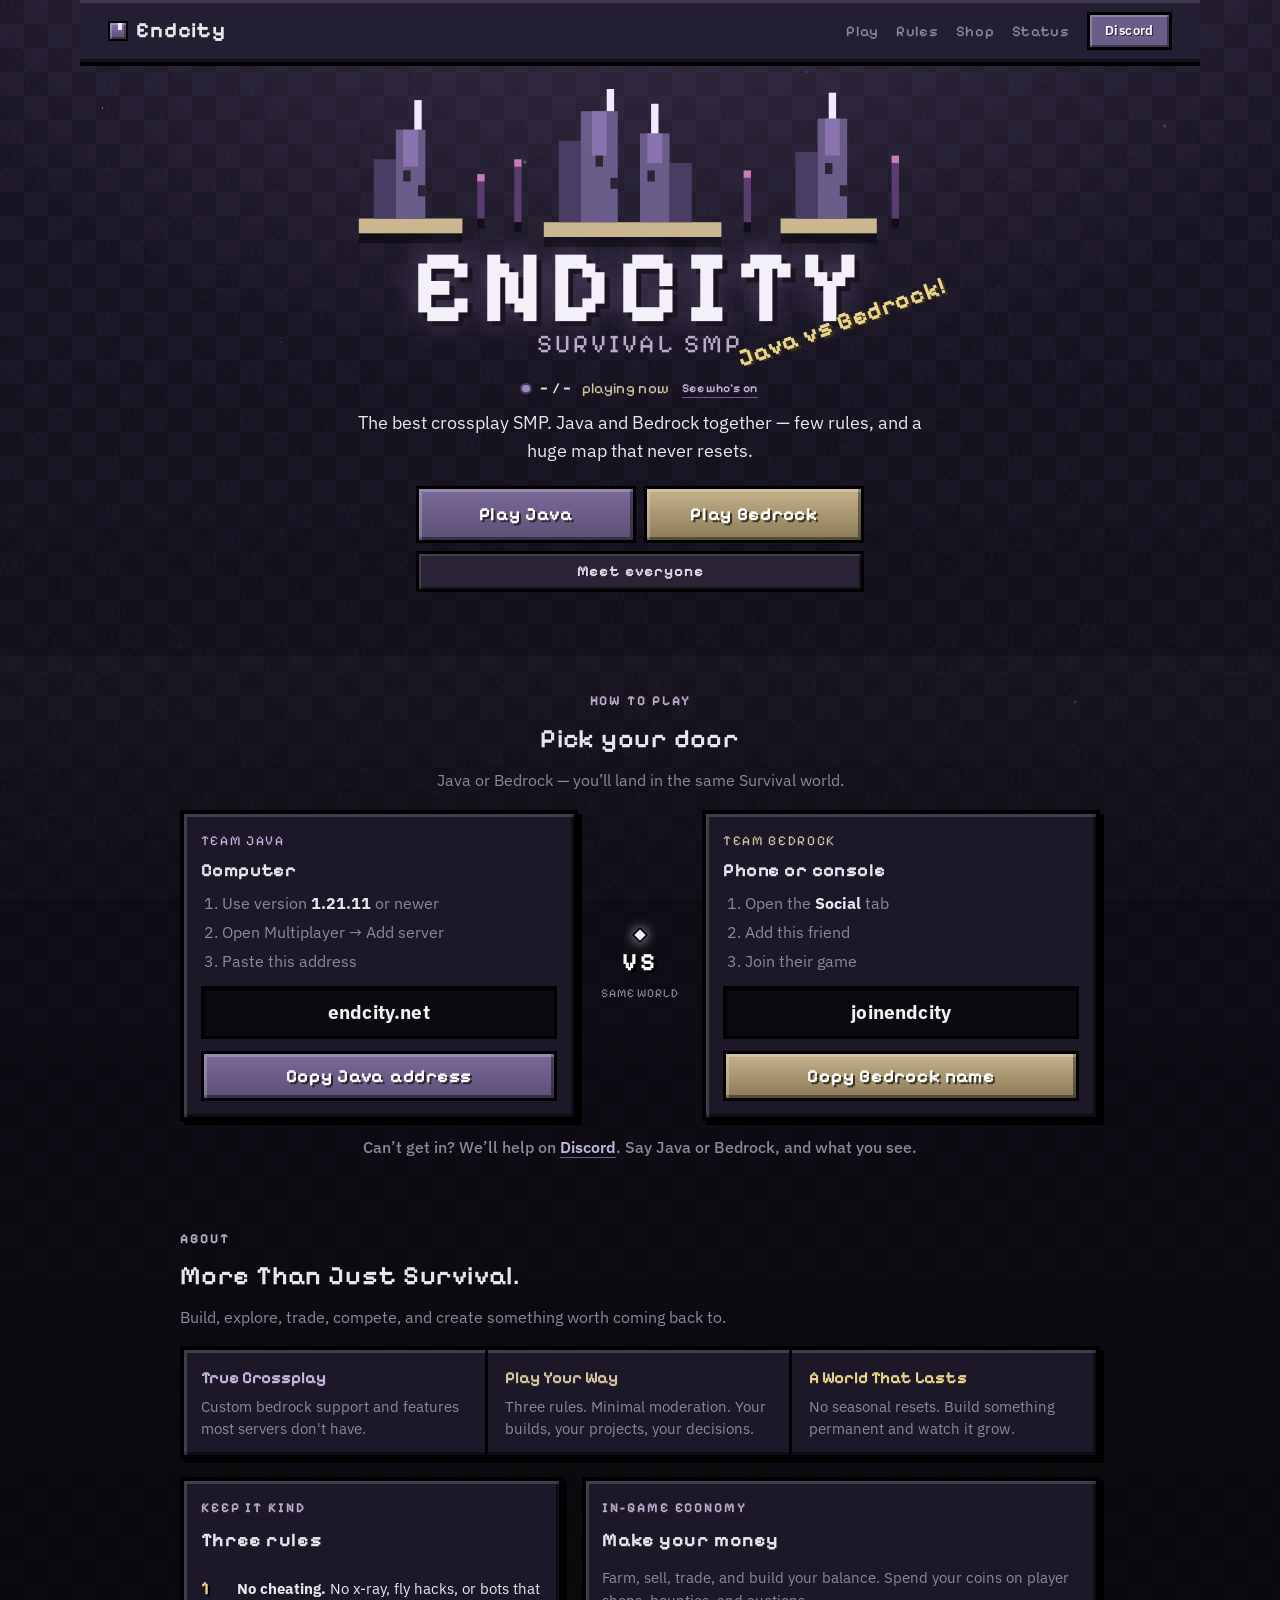
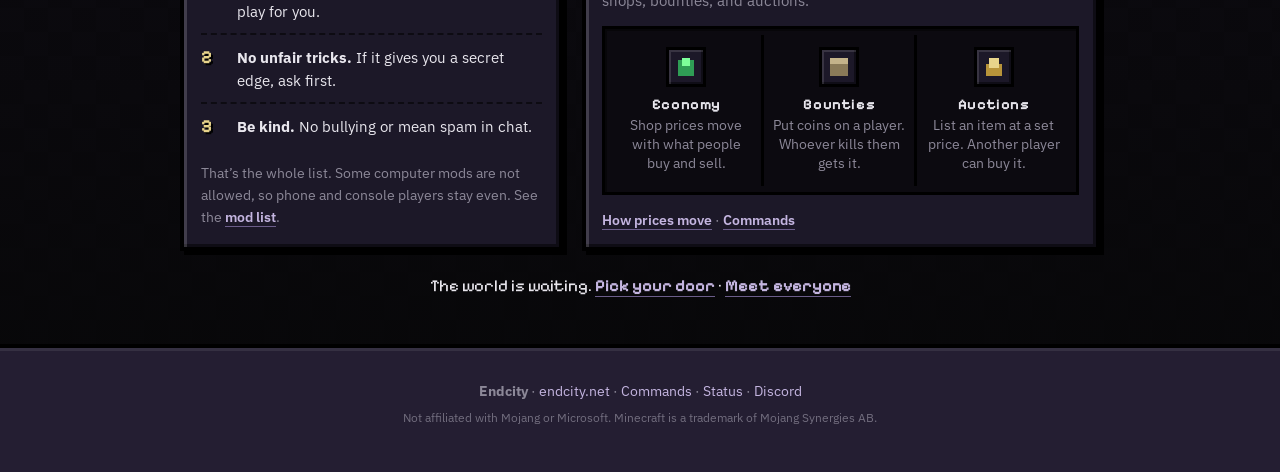
<file: index.html>
<!DOCTYPE html>
<html lang="en">
<head>
  <meta charset="UTF-8" />
  <meta name="viewport" content="width=device-width, initial-scale=1" />
  <meta name="description" content="Endcity — a Survival Minecraft SMP. Java and Bedrock on one regular world, few rules, a huge map, and we never reset. Play at endcity.net." />
  <meta name="theme-color" content="#241e32" />
  <meta name="color-scheme" content="dark" />
  <link rel="canonical" href="https://endcity.net/" />
  <link rel="icon" href="favicon.svg" type="image/svg+xml" />
  <meta property="og:type" content="website" />
  <meta property="og:locale" content="en_US" />
  <meta property="og:url" content="https://endcity.net/" />
  <meta property="og:title" content="Endcity — Survival SMP" />
  <meta property="og:description" content="Java and Bedrock on one regular Survival world. Few rules, a huge map, and we never reset. Play at endcity.net." />
  <meta name="twitter:card" content="summary" />
  <meta name="twitter:title" content="Endcity — Survival SMP" />
  <meta name="twitter:description" content="Java and Bedrock on one regular Survival world. Few rules, a huge map, and we never reset. Play at endcity.net." />
  <title>Endcity — Survival SMP</title>
  <link rel="preconnect" href="https://fonts.googleapis.com" />
  <link rel="preconnect" href="https://fonts.gstatic.com" crossorigin />
  <link href="https://fonts.googleapis.com/css2?family=IBM+Plex+Sans:ital,wght@0,400;0,500;0,600;0,700;1,400&family=Pixelify+Sans:wght@400;500;600;700&display=swap" rel="stylesheet" />
  <link rel="stylesheet" href="styles.css" />
  <link rel="stylesheet" href="home.css" />
</head>
<body class="page-home">
  <a class="skip-link" href="#top">Skip to content</a>
  <div class="noise" aria-hidden="true"></div>
  <div class="void-stars" aria-hidden="true"></div>
  <header class="site-header">
    <a class="logo" href="#top"><span class="logo-mark" aria-hidden="true"></span>Endcity</a>
    <nav class="nav" aria-label="Primary">
      <a href="#join">Play</a>
      <a href="#rules">Rules</a>
      <a href="#economy">Shop</a>
      <a href="/status">Status</a>
      <a class="nav-cta" href="https://discord.gg/Z5sZx9cjsC" data-discord-invite target="_blank" rel="noopener noreferrer">Discord</a>
    </nav>
    <button type="button" class="nav-toggle" aria-expanded="false" aria-controls="nav-panel" aria-label="Open menu">
      <span></span><span></span><span></span>
    </button>
  </header>
  <div id="nav-panel" class="nav-panel" hidden>
    <div class="nav-panel-group">
      <a href="#join">Play</a>
      <a href="#rules">Rules</a>
      <a href="#economy">Shop</a>
      <a href="/status">Status</a>
      <a href="commands.html">Commands</a>
      <a class="nav-cta nav-cta--panel" href="https://discord.gg/Z5sZx9cjsC" data-discord-invite target="_blank" rel="noopener noreferrer">Discord</a>
    </div>
  </div>

  <main id="top">
    <section class="hero-section end-hero" aria-labelledby="intro-heading">
      <div class="end-banner" aria-hidden="true">
        <svg class="end-banner-art" viewBox="0 0 320 80" xmlns="http://www.w3.org/2000/svg" preserveAspectRatio="xMidYMax meet" focusable="false">
          <g fill="#cbb892">
            <rect x="8" y="70" width="56" height="8"/>
            <rect x="108" y="72" width="96" height="8"/>
            <rect x="236" y="70" width="52" height="8"/>
          </g>
          <g fill="#4a3d63">
            <rect x="16" y="38" width="12" height="32"/>
            <rect x="116" y="28" width="12" height="44"/>
            <rect x="176" y="40" width="12" height="32"/>
            <rect x="244" y="34" width="12" height="36"/>
          </g>
          <g fill="#6b5d8a">
            <rect x="28" y="22" width="16" height="48"/>
            <rect x="128" y="12" width="20" height="60"/>
            <rect x="160" y="24" width="16" height="48"/>
            <rect x="256" y="16" width="16" height="54"/>
          </g>
          <g fill="#8a74b0">
            <rect x="32" y="22" width="8" height="20"/>
            <rect x="134" y="12" width="8" height="24"/>
            <rect x="164" y="24" width="8" height="16"/>
            <rect x="260" y="16" width="8" height="20"/>
          </g>
          <g fill="#2a2436">
            <rect x="32" y="44" width="4" height="6"/>
            <rect x="40" y="52" width="4" height="6"/>
            <rect x="136" y="36" width="4" height="6"/>
            <rect x="144" y="48" width="4" height="6"/>
            <rect x="164" y="44" width="4" height="6"/>
            <rect x="260" y="40" width="4" height="6"/>
            <rect x="268" y="52" width="4" height="6"/>
          </g>
          <g fill="#f3e9ff">
            <rect x="38" y="6" width="4" height="16"/>
            <rect x="142" y="0" width="4" height="12"/>
            <rect x="166" y="8" width="4" height="16"/>
            <rect x="262" y="2" width="4" height="14"/>
          </g>
          <g fill="#5a3d6e">
            <rect x="72" y="50" width="4" height="20"/>
            <rect x="92" y="42" width="4" height="30"/>
            <rect x="216" y="48" width="4" height="24"/>
            <rect x="296" y="40" width="4" height="30"/>
          </g>
          <g fill="#c77db5">
            <rect x="72" y="46" width="4" height="4"/>
            <rect x="92" y="38" width="4" height="4"/>
            <rect x="216" y="44" width="4" height="4"/>
            <rect x="296" y="36" width="4" height="4"/>
          </g>
        </svg>
      </div>

      <div class="mc-title">
        <div class="mc-title-mark">
          <h1 id="intro-heading" class="intro-title">Endcity</h1>
          <p class="mc-splash">Java vs Bedrock!</p>
        </div>
        <p class="mc-title-sub">Survival SMP</p>
        <p class="hero-playercount" id="hero-playercount" aria-live="polite">
          <span class="hero-playercount__dot" id="hero-playercount-dot" aria-hidden="true"></span>
          <span class="hero-playercount__nums">
            <span id="hero-playercount-online">—</span><span class="hero-playercount__sep" aria-hidden="true"> / </span><span id="hero-playercount-max">—</span>
          </span>
          <span class="hero-playercount__suffix">playing now</span>
          <a class="domain-link hero-playercount__link" href="/status">See who’s on</a>
        </p>
        <p class="hero-deck">The best crossplay SMP. Java and Bedrock together — few rules, and a huge map that never resets.</p>
        <div class="hero-actions hero-actions--primary">
          <a class="btn btn-hero" href="#join-java">Play Java</a>
          <a class="btn btn-hero btn-hero--bedrock" href="#join-bedrock">Play Bedrock</a>
        </div>
        <p class="hero-discord">
          <a class="hero-discord__btn" href="https://discord.gg/Z5sZx9cjsC" data-discord-invite target="_blank" rel="noopener noreferrer">Meet everyone</a>
        </p>
      </div>
    </section>

    <section id="join" class="section section-join play-now" aria-labelledby="join-heading">
      <div class="section-inner">
        <p class="edition-kicker">How to play</p>
        <h2 id="join-heading" class="section-title play-now__title">Pick your door</h2>
        <p class="play-now__lead">Java or Bedrock — you’ll land in the same Survival world.</p>

        <div class="edition-arena">
          <article class="edition-card edition-card--java" id="join-java">
            <p class="edition-card__side">Team Java</p>
            <h3 class="edition-card__title">Computer</h3>
            <ol class="join-steps">
              <li>Use version <strong>1.21.11</strong> or newer</li>
              <li>Open Multiplayer → Add server</li>
              <li>Paste this address</li>
            </ol>
            <p class="join-address" translate="no"><code>endcity.net</code></p>
            <button type="button" class="btn btn-hero copy-btn" data-copy="endcity.net" data-copy-label="Java address" aria-label="Copy Java address">Copy Java address</button>
          </article>

          <div class="edition-vs" aria-hidden="true">
            <span class="edition-vs__gem"></span>
            <span class="edition-vs__label">VS</span>
            <span class="edition-vs__note">same world</span>
          </div>

          <article class="edition-card edition-card--bedrock" id="join-bedrock">
            <p class="edition-card__side">Team Bedrock</p>
            <h3 class="edition-card__title">Phone or console</h3>
            <ol class="join-steps">
              <li>Open the <strong>Social</strong> tab</li>
              <li>Add this friend</li>
              <li>Join their game</li>
            </ol>
            <p class="join-address" translate="no"><code>joinendcity</code></p>
            <button type="button" class="btn btn-hero btn-hero--bedrock copy-btn" data-copy="joinendcity" data-copy-label="Bedrock account" aria-label="Copy Bedrock account name">Copy Bedrock name</button>
          </article>
        </div>

        <p class="edition-together">Can’t get in? We’ll help on <a class="domain-link" href="https://discord.gg/Z5sZx9cjsC" data-discord-invite target="_blank" rel="noopener noreferrer">Discord</a>. Say Java or Bedrock, and what you see.</p>
      </div>
    </section>

    <!-- City board (notes + hang out): hidden for now. Remove hidden on this section to show it again. -->
    <section id="dispatch" class="section section-board" aria-labelledby="community-heading" hidden>
      <div class="section-inner">
        <div class="city-board city-board--hang-only">
          <div class="city-board__news" hidden>
            <p class="edition-kicker">What’s happening</p>
            <h2 id="dispatch-heading" class="section-title">From the city</h2>
            <p class="section-intro">Little notes from people already inside. Then go say hi.</p>
            <div class="dispatch-list" id="dispatch-list">
              <p class="dispatch-fallback muted">Loading city notes…</p>
            </div>
          </div>
          <aside class="city-board__hang" id="community" aria-labelledby="community-heading">
            <p class="edition-kicker">Your people</p>
            <h2 id="community-heading" class="city-pane__title">Come hang out</h2>
            <p class="city-board__hang-lead">This is where the city talks — screenshots, trades, and who’s on. That’s how you find your group.</p>
            <a class="btn btn-hero btn-community" href="https://discord.gg/Z5sZx9cjsC" data-discord-invite target="_blank" rel="noopener noreferrer">Meet everyone</a>
          </aside>
        </div>
      </div>
    </section>

    <section id="about" class="section section-city" aria-labelledby="city-heading">
      <div class="section-inner">
        <p class="edition-kicker">About</p>
        <h2 id="city-heading" class="section-title">More Than Just Survival.</h2>
        <p class="section-intro">Build, explore, trade, compete, and create something worth coming back to.</p>

        <ul class="city-motto">
          <li>
            <strong>True Crossplay</strong>
            <span>Custom bedrock support and features most servers don't have.</span>
          </li>
          <li>
            <strong>Play Your Way</strong>
            <span>Three rules. Minimal moderation. Your builds, your projects, your decisions.</span>
          </li>
          <li>
            <strong>A World That Lasts</strong>
            <span>No seasonal resets. Build something permanent and watch it grow.</span>
          </li>
        </ul>

        <div class="city-split">
          <article class="city-sign" id="rules">
            <p class="edition-kicker">Keep it kind</p>
            <h3 class="city-pane__title">Three rules</h3>
            <ol class="city-sign__list">
              <li>
                <span class="city-sign__n" aria-hidden="true">1</span>
                <span><strong>No cheating.</strong> No x-ray, fly hacks, or bots that play for you.</span>
              </li>
              <li>
                <span class="city-sign__n" aria-hidden="true">2</span>
                <span><strong>No unfair tricks.</strong> If it gives you a secret edge, ask first.</span>
              </li>
              <li>
                <span class="city-sign__n" aria-hidden="true">3</span>
                <span><strong>Be kind.</strong> No bullying or mean spam in chat.</span>
              </li>
            </ol>
            <p class="city-pane__foot">That’s the whole list. Some computer mods are not allowed, so phone and console players stay even. See the <a class="domain-link" href="mods.html">mod list</a>.</p>
          </article>

          <article class="city-chest" id="economy">
            <p class="edition-kicker">In-game economy</p>
            <h3 class="city-pane__title">Make your money</h3>
            <p class="city-chest__lead">Farm, sell, trade, and build your balance. Spend your coins on player shops, bounties, and auctions.</p>
            <ul class="city-hotbar">
              <li>
                <span class="city-slot city-slot--trade" aria-hidden="true"></span>
                <strong>Economy</strong>
                <span>Shop prices move with what people buy and sell.</span>
              </li>
              <li>
                <span class="city-slot city-slot--shop" aria-hidden="true"></span>
                <strong>Bounties</strong>
                <span>Put coins on a player. Whoever kills them gets it.</span>
              </li>
              <li>
                <span class="city-slot city-slot--auction" aria-hidden="true"></span>
                <strong>Auctions</strong>
                <span>List an item at a set price. Another player can buy it.</span>
              </li>
            </ul>
            <p class="city-pane__foot">
              <a class="domain-link" href="economy.html">How prices move</a>
              <span aria-hidden="true"> · </span>
              <a class="domain-link" href="commands.html">Commands</a>
            </p>
          </article>
        </div>

        <p class="city-close">
          The world is waiting.
          <a class="domain-link" href="#join">Pick your door</a>
          <span aria-hidden="true"> · </span>
          <a class="domain-link" href="https://discord.gg/Z5sZx9cjsC" data-discord-invite target="_blank" rel="noopener noreferrer">Meet everyone</a>
        </p>
      </div>
    </section>
  </main>

  <footer class="site-footer">
    <p><strong>Endcity</strong> · <a href="https://endcity.net">endcity.net</a> · <a href="commands.html">Commands</a> · <a href="/status">Status</a> · <a href="https://discord.gg/Z5sZx9cjsC" data-discord-invite target="_blank" rel="noopener noreferrer">Discord</a></p>
    <p class="footer-small">Not affiliated with Mojang or Microsoft. Minecraft is a trademark of Mojang Synergies AB.</p>
  </footer>

  <script src="js/config.js"></script>
  <script src="js/main.js"></script>
  <script src="js/hero-playercount.js"></script>
  <script src="js/home.js"></script>
</body>
</html>
</file>
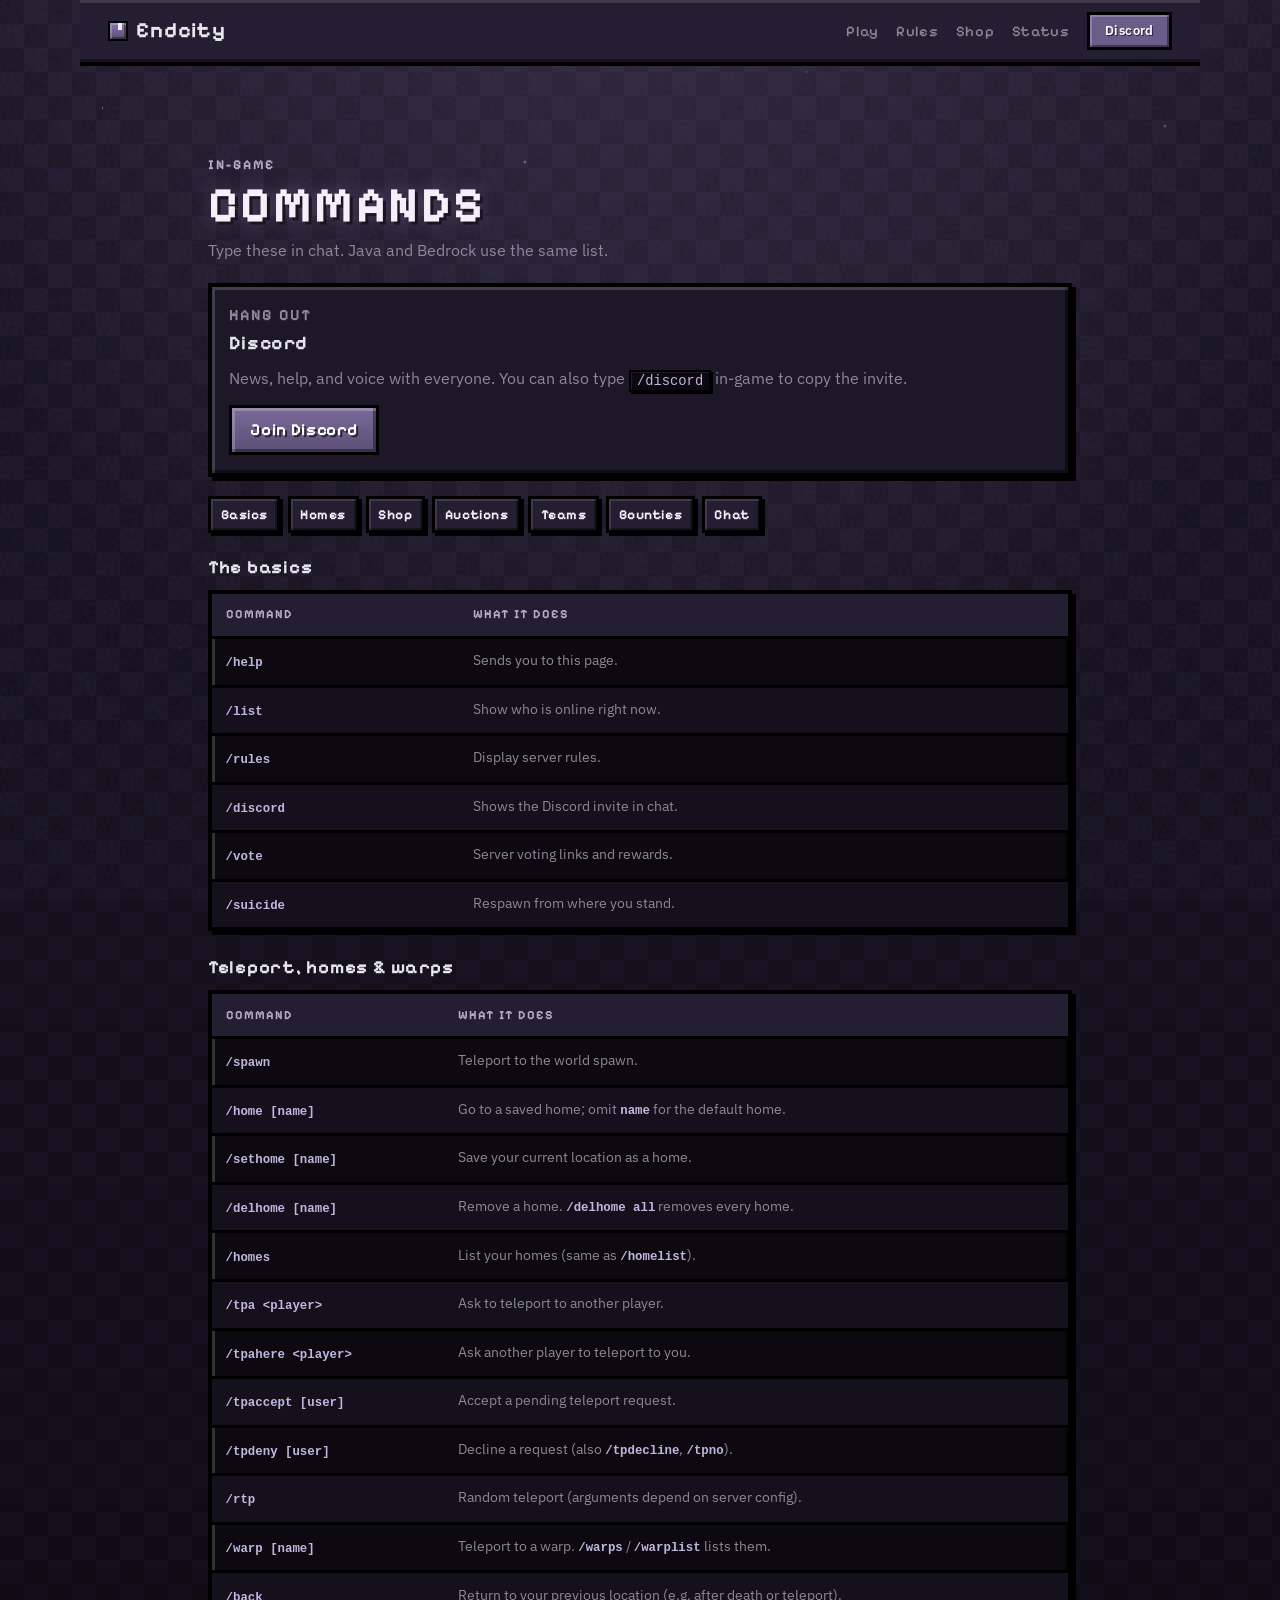
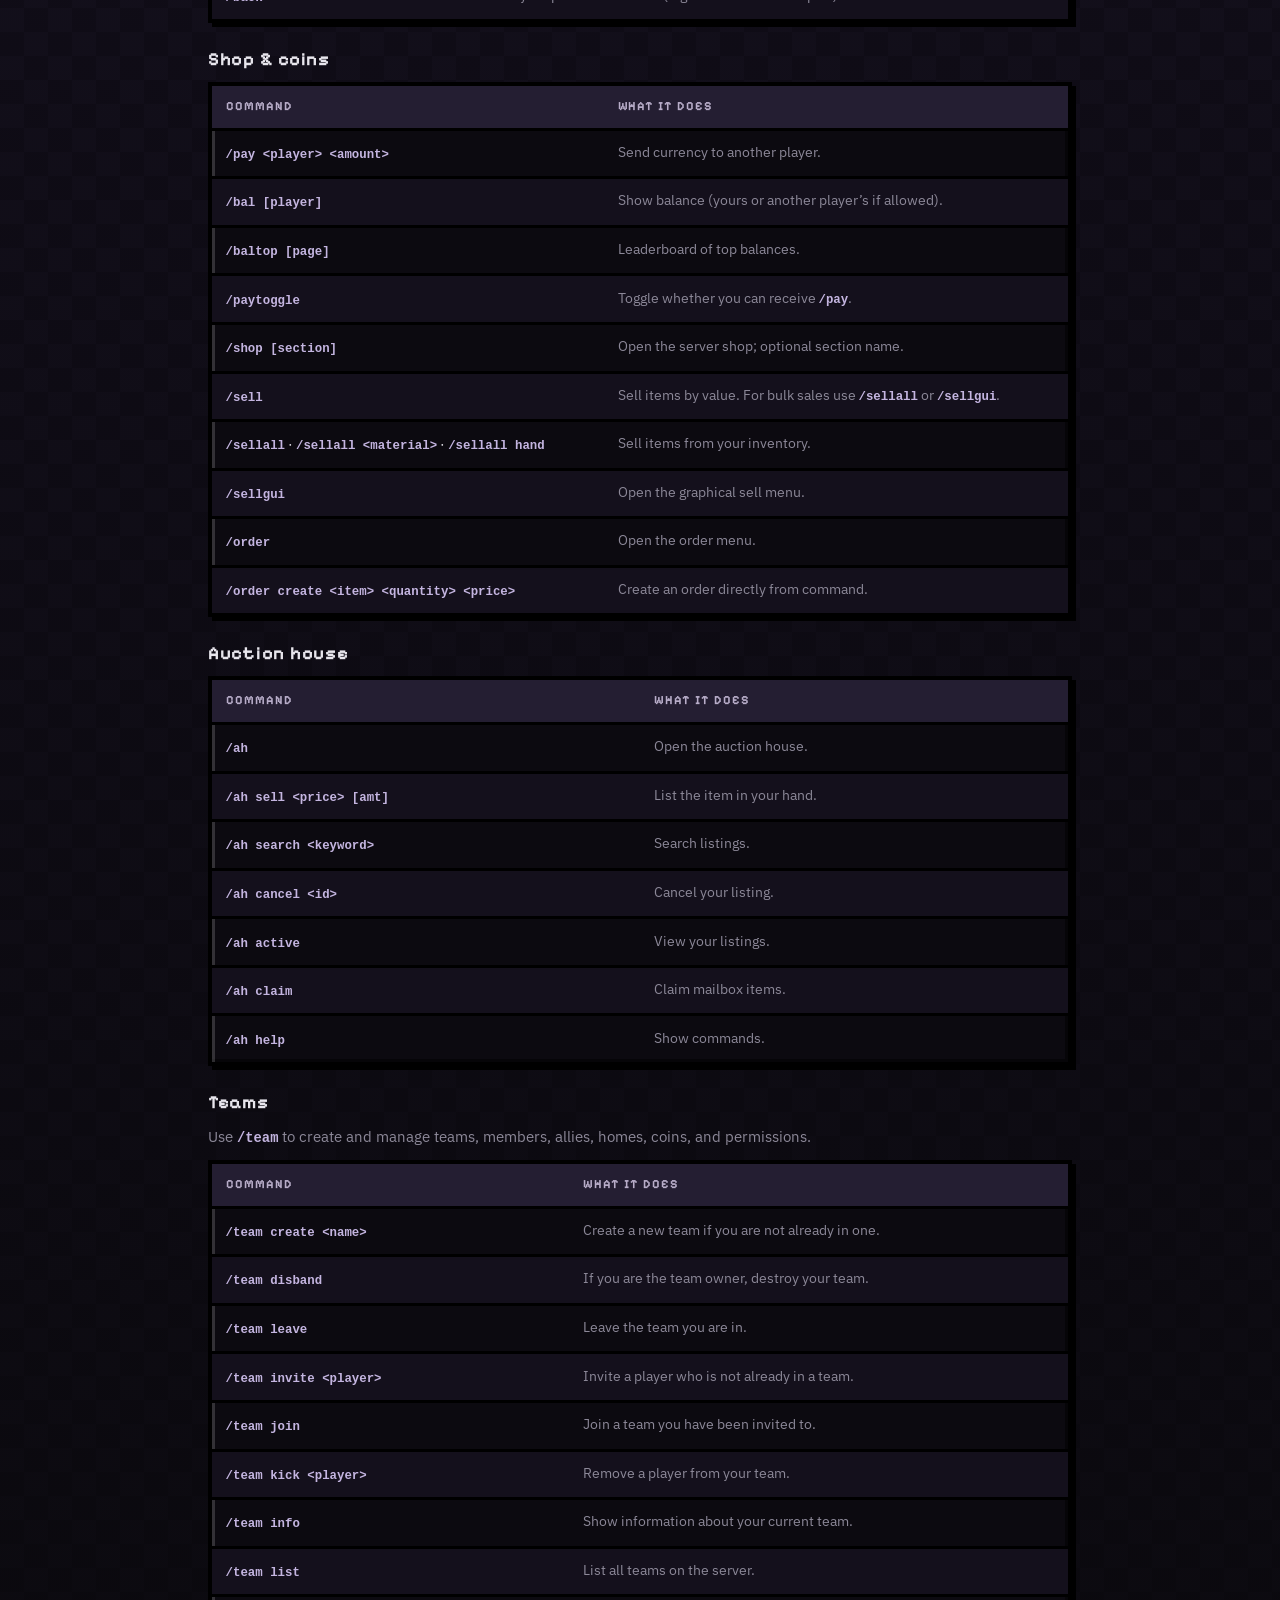
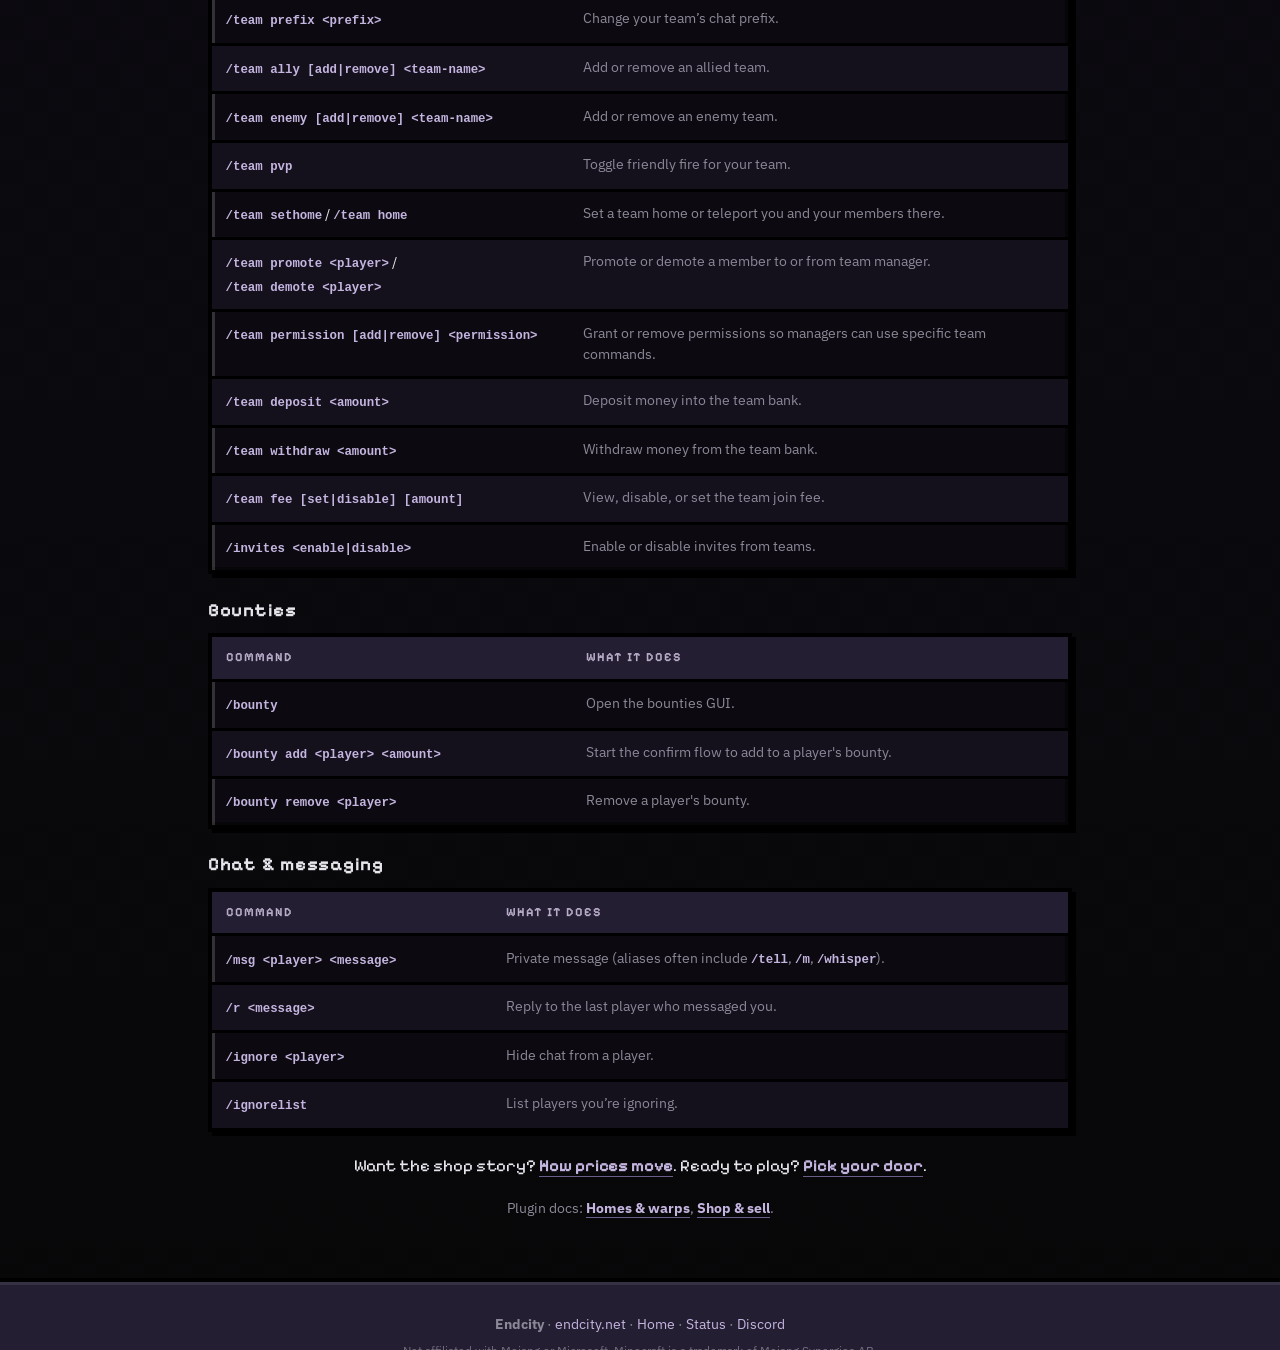
<file: commands.html>
<!DOCTYPE html>
<html lang="en">
<head>
  <meta charset="UTF-8" />
  <meta name="viewport" content="width=device-width, initial-scale=1" />
  <meta name="description" content="Endcity Survival — in-game commands for Java and Bedrock at endcity.net." />
  <meta name="theme-color" content="#241e32" />
  <meta name="color-scheme" content="dark" />
  <link rel="icon" href="favicon.svg" type="image/svg+xml" />
  <title>Commands — Endcity</title>
  <link rel="preconnect" href="https://fonts.googleapis.com" />
  <link rel="preconnect" href="https://fonts.gstatic.com" crossorigin />
  <link href="https://fonts.googleapis.com/css2?family=IBM+Plex+Sans:ital,wght@0,400;0,500;0,600;0,700;1,400&family=Pixelify+Sans:wght@400;500;600;700&display=swap" rel="stylesheet" />
  <link rel="stylesheet" href="styles.css" />
  <link rel="stylesheet" href="home.css" />
  <link rel="stylesheet" href="commands.css" />
</head>
<body class="page-commands">
  <a class="skip-link" href="#top">Skip to content</a>
  <div class="noise" aria-hidden="true"></div>
  <div class="void-stars" aria-hidden="true"></div>
  <header class="site-header">
    <a class="logo" href="index.html"><span class="logo-mark" aria-hidden="true"></span>Endcity</a>
    <nav class="nav" aria-label="Primary">
      <a href="index.html#join">Play</a>
      <a href="index.html#rules">Rules</a>
      <a href="index.html#economy">Shop</a>
      <a href="/status">Status</a>
      <a class="nav-cta" href="https://discord.gg/Z5sZx9cjsC" data-discord-invite target="_blank" rel="noopener noreferrer">Discord</a>
    </nav>
    <button type="button" class="nav-toggle" aria-expanded="false" aria-controls="nav-panel" aria-label="Open menu">
      <span></span><span></span><span></span>
    </button>
  </header>
  <div id="nav-panel" class="nav-panel" hidden>
    <div class="nav-panel-group">
      <a href="index.html#join">Play</a>
      <a href="index.html#rules">Rules</a>
      <a href="index.html#economy">Shop</a>
      <a href="/status">Status</a>
      <a href="commands.html" aria-current="page">Commands</a>
      <a class="nav-cta nav-cta--panel" href="https://discord.gg/Z5sZx9cjsC" data-discord-invite target="_blank" rel="noopener noreferrer">Discord</a>
    </div>
  </div>

  <main class="page-commands-main" id="top">
    <p class="edition-kicker">In-game</p>
    <h1 class="intro-title">Commands</h1>
    <p class="page-commands-lead">
      Type these in chat. Java and Bedrock use the same list.
    </p>

    <article class="cmd-discord" id="discord">
      <p class="edition-kicker">Hang out</p>
      <h2 id="discord-heading">Discord</h2>
      <p>News, help, and voice with everyone. You can also type <kbd>/discord</kbd> in-game to copy the invite.</p>
      <a id="discord-join-link" class="btn btn-hero" href="https://discord.gg/Z5sZx9cjsC" data-discord-invite target="_blank" rel="noopener noreferrer">Join Discord</a>
    </article>

    <nav class="cmd-jump" aria-label="Jump to section">
      <a href="#basics-heading">Basics</a>
      <a href="#huskhomes-heading">Homes</a>
      <a href="#eco-heading">Shop</a>
      <a href="#ah-heading">Auctions</a>
      <a href="#teams-heading">Teams</a>
      <a href="#bounty-heading">Bounties</a>
      <a href="#chat-heading">Chat</a>
    </nav>

    <section class="cmd-section" aria-labelledby="basics-heading">
      <h2 id="basics-heading">The basics</h2>
      <div class="cmd-table-wrap">
        <table class="cmd-table">
          <thead>
            <tr>
              <th scope="col">Command</th>
              <th scope="col">What it does</th>
            </tr>
          </thead>
          <tbody>
            <tr>
              <td><code>/help</code></td>
              <td>Sends you to this page.</td>
            </tr>
            <tr>
              <td><code>/list</code></td>
              <td>Show who is online right now.</td>
            </tr>
            <tr>
              <td><code>/rules</code></td>
              <td>Display server rules.</td>
            </tr>
            <tr>
              <td><code>/discord</code></td>
              <td>Shows the Discord invite in chat.</td>
            </tr>
            <tr>
              <td><code>/vote</code></td>
              <td>Server voting links and rewards.</td>
            </tr>
            <tr>
              <td><code>/suicide</code></td>
              <td>Respawn from where you stand.</td>
            </tr>
          </tbody>
        </table>
      </div>
    </section>

    <section class="cmd-section" aria-labelledby="huskhomes-heading">
      <h2 id="huskhomes-heading">Teleport, homes &amp; warps</h2>
      <div class="cmd-table-wrap">
        <table class="cmd-table">
          <thead>
            <tr>
              <th scope="col">Command</th>
              <th scope="col">What it does</th>
            </tr>
          </thead>
          <tbody>
            <tr>
              <td><code>/spawn</code></td>
              <td>Teleport to the world spawn.</td>
            </tr>
            <tr>
              <td><code>/home [name]</code></td>
              <td>Go to a saved home; omit <code>name</code> for the default home.</td>
            </tr>
            <tr>
              <td><code>/sethome [name]</code></td>
              <td>Save your current location as a home.</td>
            </tr>
            <tr>
              <td><code>/delhome [name]</code></td>
              <td>Remove a home. <code>/delhome all</code> removes every home.</td>
            </tr>
            <tr>
              <td><code>/homes</code></td>
              <td>List your homes (same as <code>/homelist</code>).</td>
            </tr>
            <tr>
              <td><code>/tpa &lt;player&gt;</code></td>
              <td>Ask to teleport to another player.</td>
            </tr>
            <tr>
              <td><code>/tpahere &lt;player&gt;</code></td>
              <td>Ask another player to teleport to you.</td>
            </tr>
            <tr>
              <td><code>/tpaccept [user]</code></td>
              <td>Accept a pending teleport request.</td>
            </tr>
            <tr>
              <td><code>/tpdeny [user]</code></td>
              <td>Decline a request (also <code>/tpdecline</code>, <code>/tpno</code>).</td>
            </tr>
            <tr>
              <td><code>/rtp</code></td>
              <td>Random teleport (arguments depend on server config).</td>
            </tr>
            <tr>
              <td><code>/warp [name]</code></td>
              <td>Teleport to a warp. <code>/warps</code> / <code>/warplist</code> lists them.</td>
            </tr>
            <tr>
              <td><code>/back</code></td>
              <td>Return to your previous location (e.g. after death or teleport).</td>
            </tr>
          </tbody>
        </table>
      </div>
    </section>

    <section class="cmd-section" aria-labelledby="eco-heading">
      <h2 id="eco-heading">Shop &amp; coins</h2>
      <div class="cmd-table-wrap">
        <table class="cmd-table">
          <thead>
            <tr>
              <th scope="col">Command</th>
              <th scope="col">What it does</th>
            </tr>
          </thead>
          <tbody>
            <tr>
              <td><code>/pay &lt;player&gt; &lt;amount&gt;</code></td>
              <td>Send currency to another player.</td>
            </tr>
            <tr>
              <td><code>/bal [player]</code></td>
              <td>Show balance (yours or another player’s if allowed).</td>
            </tr>
            <tr>
              <td><code>/baltop [page]</code></td>
              <td>Leaderboard of top balances.</td>
            </tr>
            <tr>
              <td><code>/paytoggle</code></td>
              <td>Toggle whether you can receive <code>/pay</code>.</td>
            </tr>
            <tr>
              <td><code>/shop [section]</code></td>
              <td>Open the server shop; optional section name.</td>
            </tr>
            <tr>
              <td><code>/sell</code></td>
              <td>Sell items by value. For bulk sales use <code>/sellall</code> or <code>/sellgui</code>.</td>
            </tr>
            <tr>
              <td><code>/sellall</code> · <code>/sellall &lt;material&gt;</code> · <code>/sellall hand</code></td>
              <td>Sell items from your inventory.</td>
            </tr>
            <tr>
              <td><code>/sellgui</code></td>
              <td>Open the graphical sell menu.</td>
            </tr>
            <tr>
              <td><code>/order</code></td>
              <td>Open the order menu.</td>
            </tr>
            <tr>
              <td><code>/order create &lt;item&gt; &lt;quantity&gt; &lt;price&gt;</code></td>
              <td>Create an order directly from command.</td>
            </tr>
          </tbody>
        </table>
      </div>
    </section>

    <section class="cmd-section" aria-labelledby="ah-heading">
      <h2 id="ah-heading">Auction house</h2>
      <div class="cmd-table-wrap">
        <table class="cmd-table">
          <thead>
            <tr>
              <th scope="col">Command</th>
              <th scope="col">What it does</th>
            </tr>
          </thead>
          <tbody>
            <tr>
              <td><code>/ah</code></td>
              <td>Open the auction house.</td>
            </tr>
            <tr>
              <td><code>/ah sell &lt;price&gt; [amt]</code></td>
              <td>List the item in your hand.</td>
            </tr>
            <tr>
              <td><code>/ah search &lt;keyword&gt;</code></td>
              <td>Search listings.</td>
            </tr>
            <tr>
              <td><code>/ah cancel &lt;id&gt;</code></td>
              <td>Cancel your listing.</td>
            </tr>
            <tr>
              <td><code>/ah active</code></td>
              <td>View your listings.</td>
            </tr>
            <tr>
              <td><code>/ah claim</code></td>
              <td>Claim mailbox items.</td>
            </tr>
            <tr>
              <td><code>/ah help</code></td>
              <td>Show commands.</td>
            </tr>
          </tbody>
        </table>
      </div>
    </section>

    <section class="cmd-section" aria-labelledby="teams-heading">
      <h2 id="teams-heading">Teams</h2>
      <p class="cmd-section-lead">
        Use <code>/team</code> to create and manage teams, members, allies, homes, coins, and permissions.
      </p>
      <div class="cmd-table-wrap">
        <table class="cmd-table">
          <thead>
            <tr>
              <th scope="col">Command</th>
              <th scope="col">What it does</th>
            </tr>
          </thead>
          <tbody>
            <tr>
              <td><code>/team create &lt;name&gt;</code></td>
              <td>Create a new team if you are not already in one.</td>
            </tr>
            <tr>
              <td><code>/team disband</code></td>
              <td>If you are the team owner, destroy your team.</td>
            </tr>
            <tr>
              <td><code>/team leave</code></td>
              <td>Leave the team you are in.</td>
            </tr>
            <tr>
              <td><code>/team invite &lt;player&gt;</code></td>
              <td>Invite a player who is not already in a team.</td>
            </tr>
            <tr>
              <td><code>/team join</code></td>
              <td>Join a team you have been invited to.</td>
            </tr>
            <tr>
              <td><code>/team kick &lt;player&gt;</code></td>
              <td>Remove a player from your team.</td>
            </tr>
            <tr>
              <td><code>/team info</code></td>
              <td>Show information about your current team.</td>
            </tr>
            <tr>
              <td><code>/team list</code></td>
              <td>List all teams on the server.</td>
            </tr>
            <tr>
              <td><code>/team prefix &lt;prefix&gt;</code></td>
              <td>Change your team’s chat prefix.</td>
            </tr>
            <tr>
              <td><code>/team ally [add|remove] &lt;team-name&gt;</code></td>
              <td>Add or remove an allied team.</td>
            </tr>
            <tr>
              <td><code>/team enemy [add|remove] &lt;team-name&gt;</code></td>
              <td>Add or remove an enemy team.</td>
            </tr>
            <tr>
              <td><code>/team pvp</code></td>
              <td>Toggle friendly fire for your team.</td>
            </tr>
            <tr>
              <td><code>/team sethome</code> / <code>/team home</code></td>
              <td>Set a team home or teleport you and your members there.</td>
            </tr>
            <tr>
              <td><code>/team promote &lt;player&gt;</code> / <code>/team demote &lt;player&gt;</code></td>
              <td>Promote or demote a member to or from team manager.</td>
            </tr>
            <tr>
              <td><code>/team permission [add|remove] &lt;permission&gt;</code></td>
              <td>Grant or remove permissions so managers can use specific team commands.</td>
            </tr>
            <tr>
              <td><code>/team deposit &lt;amount&gt;</code></td>
              <td>Deposit money into the team bank.</td>
            </tr>
            <tr>
              <td><code>/team withdraw &lt;amount&gt;</code></td>
              <td>Withdraw money from the team bank.</td>
            </tr>
            <tr>
              <td><code>/team fee [set|disable] [amount]</code></td>
              <td>View, disable, or set the team join fee.</td>
            </tr>
            <tr>
              <td><code>/invites &lt;enable|disable&gt;</code></td>
              <td>Enable or disable invites from teams.</td>
            </tr>
          </tbody>
        </table>
      </div>
    </section>

    <section class="cmd-section" aria-labelledby="bounty-heading">
      <h2 id="bounty-heading">Bounties</h2>
      <div class="cmd-table-wrap">
        <table class="cmd-table">
          <thead>
            <tr>
              <th scope="col">Command</th>
              <th scope="col">What it does</th>
            </tr>
          </thead>
          <tbody>
            <tr>
              <td><code>/bounty</code></td>
              <td>Open the bounties GUI.</td>
            </tr>
            <tr>
              <td><code>/bounty add &lt;player&gt; &lt;amount&gt;</code></td>
              <td>Start the confirm flow to add to a player's bounty.</td>
            </tr>
            <tr>
              <td><code>/bounty remove &lt;player&gt;</code></td>
              <td>Remove a player's bounty.</td>
            </tr>
          </tbody>
        </table>
      </div>
    </section>

    <section class="cmd-section" aria-labelledby="chat-heading">
      <h2 id="chat-heading">Chat &amp; messaging</h2>
      <div class="cmd-table-wrap">
        <table class="cmd-table">
          <thead>
            <tr>
              <th scope="col">Command</th>
              <th scope="col">What it does</th>
            </tr>
          </thead>
          <tbody>
            <tr>
              <td><code>/msg &lt;player&gt; &lt;message&gt;</code></td>
              <td>Private message (aliases often include <code>/tell</code>, <code>/m</code>, <code>/whisper</code>).</td>
            </tr>
            <tr>
              <td><code>/r &lt;message&gt;</code></td>
              <td>Reply to the last player who messaged you.</td>
            </tr>
            <tr>
              <td><code>/ignore &lt;player&gt;</code></td>
              <td>Hide chat from a player.</td>
            </tr>
            <tr>
              <td><code>/ignorelist</code></td>
              <td>List players you’re ignoring.</td>
            </tr>
          </tbody>
        </table>
      </div>
    </section>

    <p class="cmd-close">
      Want the shop story? <a class="domain-link" href="economy.html">How prices move</a>.
      Ready to play? <a class="domain-link" href="index.html#join">Pick your door</a>.
    </p>
    <p class="cmd-footnote">
      Plugin docs:
      <a href="https://github.com/WiIIiam278/HuskHomes/wiki/Commands" rel="noopener noreferrer">Homes &amp; warps</a>,
      <a href="https://wiki.gpplugins.com/economyshopgui/basics/commands" rel="noopener noreferrer">Shop &amp; sell</a>.
    </p>
  </main>

  <footer class="site-footer">
    <p><strong>Endcity</strong> · <a href="https://endcity.net">endcity.net</a> · <a href="index.html">Home</a> · <a href="/status">Status</a> · <a href="https://discord.gg/Z5sZx9cjsC" data-discord-invite target="_blank" rel="noopener noreferrer">Discord</a></p>
    <p class="footer-small">Not affiliated with Mojang or Microsoft. Minecraft is a trademark of Mojang Synergies AB.</p>
  </footer>

  <script src="js/config.js"></script>
  <script src="js/main.js"></script>
</body>
</html>
</file>
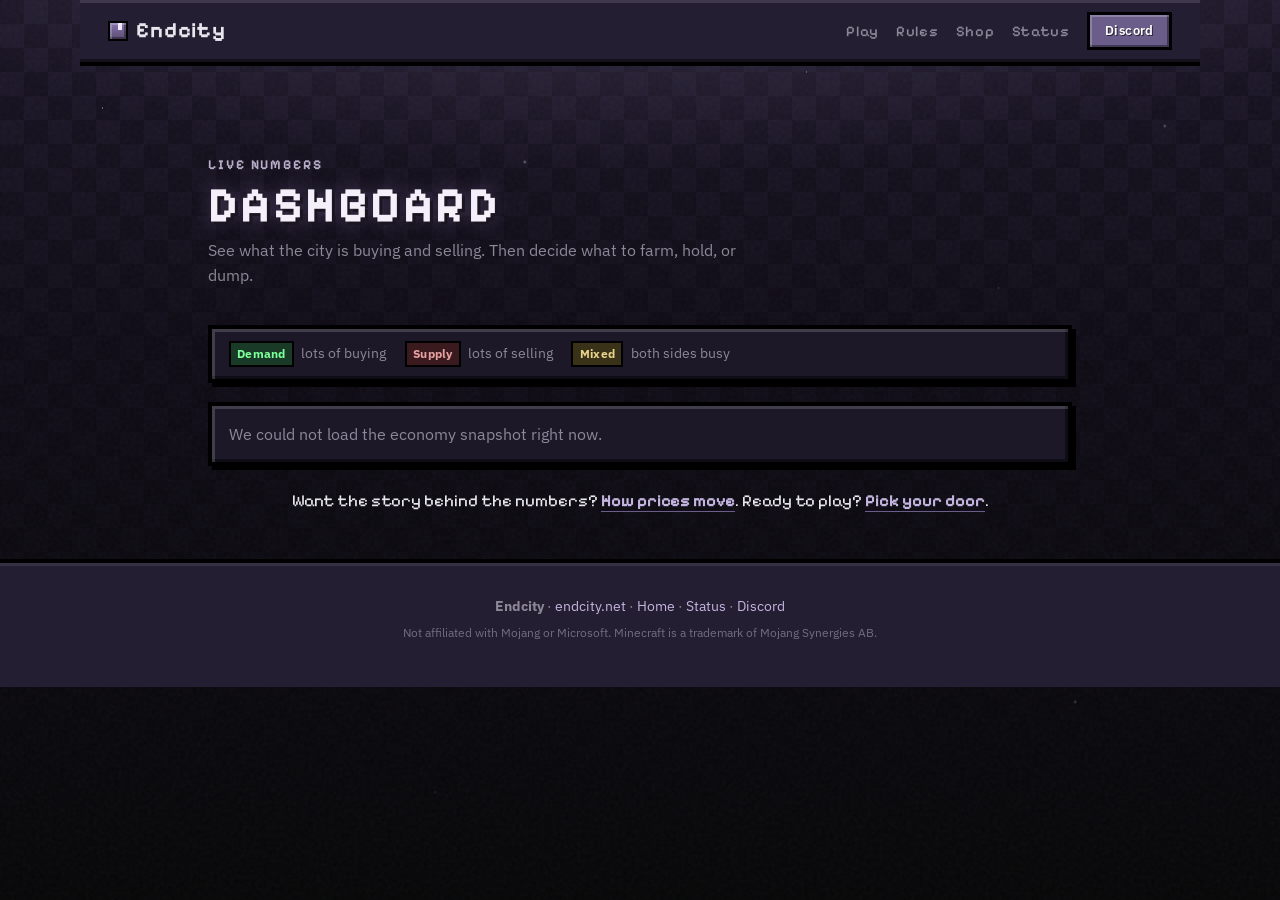
<file: economy-dashboard.html>
<!DOCTYPE html>
<html lang="en">
<head>
  <meta charset="UTF-8" />
  <meta name="viewport" content="width=device-width, initial-scale=1" />
  <meta name="description" content="Endcity Survival — live shop snapshot. See what the city is buying and selling at endcity.net." />
  <meta name="theme-color" content="#241e32" />
  <meta name="color-scheme" content="dark" />
  <link rel="icon" href="favicon.svg" type="image/svg+xml" />
  <title>Dashboard — Endcity</title>
  <link rel="preconnect" href="https://fonts.googleapis.com" />
  <link rel="preconnect" href="https://fonts.gstatic.com" crossorigin />
  <link href="https://fonts.googleapis.com/css2?family=IBM+Plex+Sans:ital,wght@0,400;0,500;0,600;0,700;1,400&family=Pixelify+Sans:wght@400;500;600;700&display=swap" rel="stylesheet" />
  <link rel="stylesheet" href="styles.css" />
  <link rel="stylesheet" href="home.css" />
  <link rel="stylesheet" href="economy.css" />
  <link rel="stylesheet" href="economy-dashboard.css" />
</head>
<body class="page-economy page-economy-dashboard">
  <a class="skip-link" href="#top">Skip to content</a>
  <div class="noise" aria-hidden="true"></div>
  <div class="void-stars" aria-hidden="true"></div>
  <header class="site-header">
    <a class="logo" href="index.html"><span class="logo-mark" aria-hidden="true"></span>Endcity</a>
    <nav class="nav" aria-label="Primary">
      <a href="index.html#join">Play</a>
      <a href="index.html#rules">Rules</a>
      <a href="index.html#economy">Shop</a>
      <a href="/status">Status</a>
      <a class="nav-cta" href="https://discord.gg/Z5sZx9cjsC" data-discord-invite target="_blank" rel="noopener noreferrer">Discord</a>
    </nav>
    <button type="button" class="nav-toggle" aria-expanded="false" aria-controls="nav-panel" aria-label="Open menu">
      <span></span><span></span><span></span>
    </button>
  </header>
  <div id="nav-panel" class="nav-panel" hidden>
    <div class="nav-panel-group">
      <a href="index.html#join">Play</a>
      <a href="index.html#rules">Rules</a>
      <a href="index.html#economy">Shop</a>
      <a href="/status">Status</a>
      <a href="commands.html">Commands</a>
      <a class="nav-cta nav-cta--panel" href="https://discord.gg/Z5sZx9cjsC" data-discord-invite target="_blank" rel="noopener noreferrer">Discord</a>
    </div>
  </div>

  <main class="page-commands-main page-economy-main" id="top">
    <p class="edition-kicker">Live numbers</p>
    <h1 class="intro-title">Dashboard</h1>
    <p class="page-commands-lead">
      See what the city is buying and selling. Then decide what to farm, hold, or dump.
    </p>

    <p class="shop-changes-meta" id="shop-changes-meta">Loading snapshot…</p>
    <div class="econ-dash-kpi-grid" id="econ-dash-kpis"></div>

    <ul class="econ-dash-legend" aria-label="How to read pressure">
      <li><span class="shop-pressure shop-pressure--demand">Demand</span> lots of buying</li>
      <li><span class="shop-pressure shop-pressure--supply">Supply</span> lots of selling</li>
      <li><span class="shop-pressure shop-pressure--mixed">Mixed</span> both sides busy</li>
    </ul>

    <p class="shop-changes-empty" id="shop-changes-empty" hidden>This snapshot is not available right now.</p>

    <section class="shop-changes-panel" id="shop-changes-panel" hidden aria-label="Market table">
      <div class="shop-changes-toolbar" id="shop-changes-toolbar" role="region" aria-label="Sort snapshot table">
        <span class="shop-changes-toolbar__title">Snapshot</span>
        <div class="shop-changes-toolbar__control">
          <label class="shop-changes-sort-label" for="shop-changes-sort">Order by</label>
          <select id="shop-changes-sort" class="shop-changes-sort" aria-controls="shop-changes-tbody">
            <optgroup label="Volume and price">
              <option value="volume-desc" selected>Volume (high to low)</option>
              <option value="volume-asc">Volume (low to high)</option>
              <option value="buy-desc">Buy price (high to low)</option>
              <option value="buy-asc">Buy price (low to high)</option>
              <option value="sell-desc">Sell price (high to low)</option>
              <option value="sell-asc">Sell price (low to high)</option>
            </optgroup>
            <optgroup label="Item">
              <option value="item-asc">Item (A to Z)</option>
              <option value="item-desc">Item (Z to A)</option>
            </optgroup>
            <optgroup label="Time">
              <option value="changed-desc">Recently changed (newest to oldest)</option>
            </optgroup>
            <optgroup label="Pressure">
              <option value="demand-strong">Strongest demand</option>
              <option value="supply-strong">Strongest supply</option>
              <option value="balanced">Most balanced</option>
            </optgroup>
          </select>
        </div>
      </div>
      <div class="shop-changes-wrap cmd-table-wrap shop-changes-wrap--in-panel">
        <table class="shop-changes-table cmd-table" aria-describedby="shop-changes-meta">
          <caption class="sr-only">Items with recent buy and sell price adjustments</caption>
          <thead>
            <tr>
              <th scope="col">Item</th>
              <th scope="col">Pressure</th>
              <th scope="col">Volume <span class="th-hint">(14d)</span></th>
              <th scope="col">Buy</th>
              <th scope="col">Sell</th>
            </tr>
          </thead>
          <tbody id="shop-changes-tbody"></tbody>
        </table>
      </div>
    </section>

    <p class="econ-close">
      Want the story behind the numbers? <a class="domain-link" href="economy.html">How prices move</a>.
      Ready to play? <a class="domain-link" href="index.html#join">Pick your door</a>.
    </p>
  </main>

  <footer class="site-footer">
    <p><strong>Endcity</strong> · <a href="https://endcity.net">endcity.net</a> · <a href="index.html">Home</a> · <a href="/status">Status</a> · <a href="https://discord.gg/Z5sZx9cjsC" data-discord-invite target="_blank" rel="noopener noreferrer">Discord</a></p>
    <p class="footer-small">Not affiliated with Mojang or Microsoft. Minecraft is a trademark of Mojang Synergies AB.</p>
  </footer>

  <script src="js/config.js"></script>
  <script src="js/main.js"></script>
  <script src="js/economy-dashboard.js"></script>
</body>
</html>
</file>
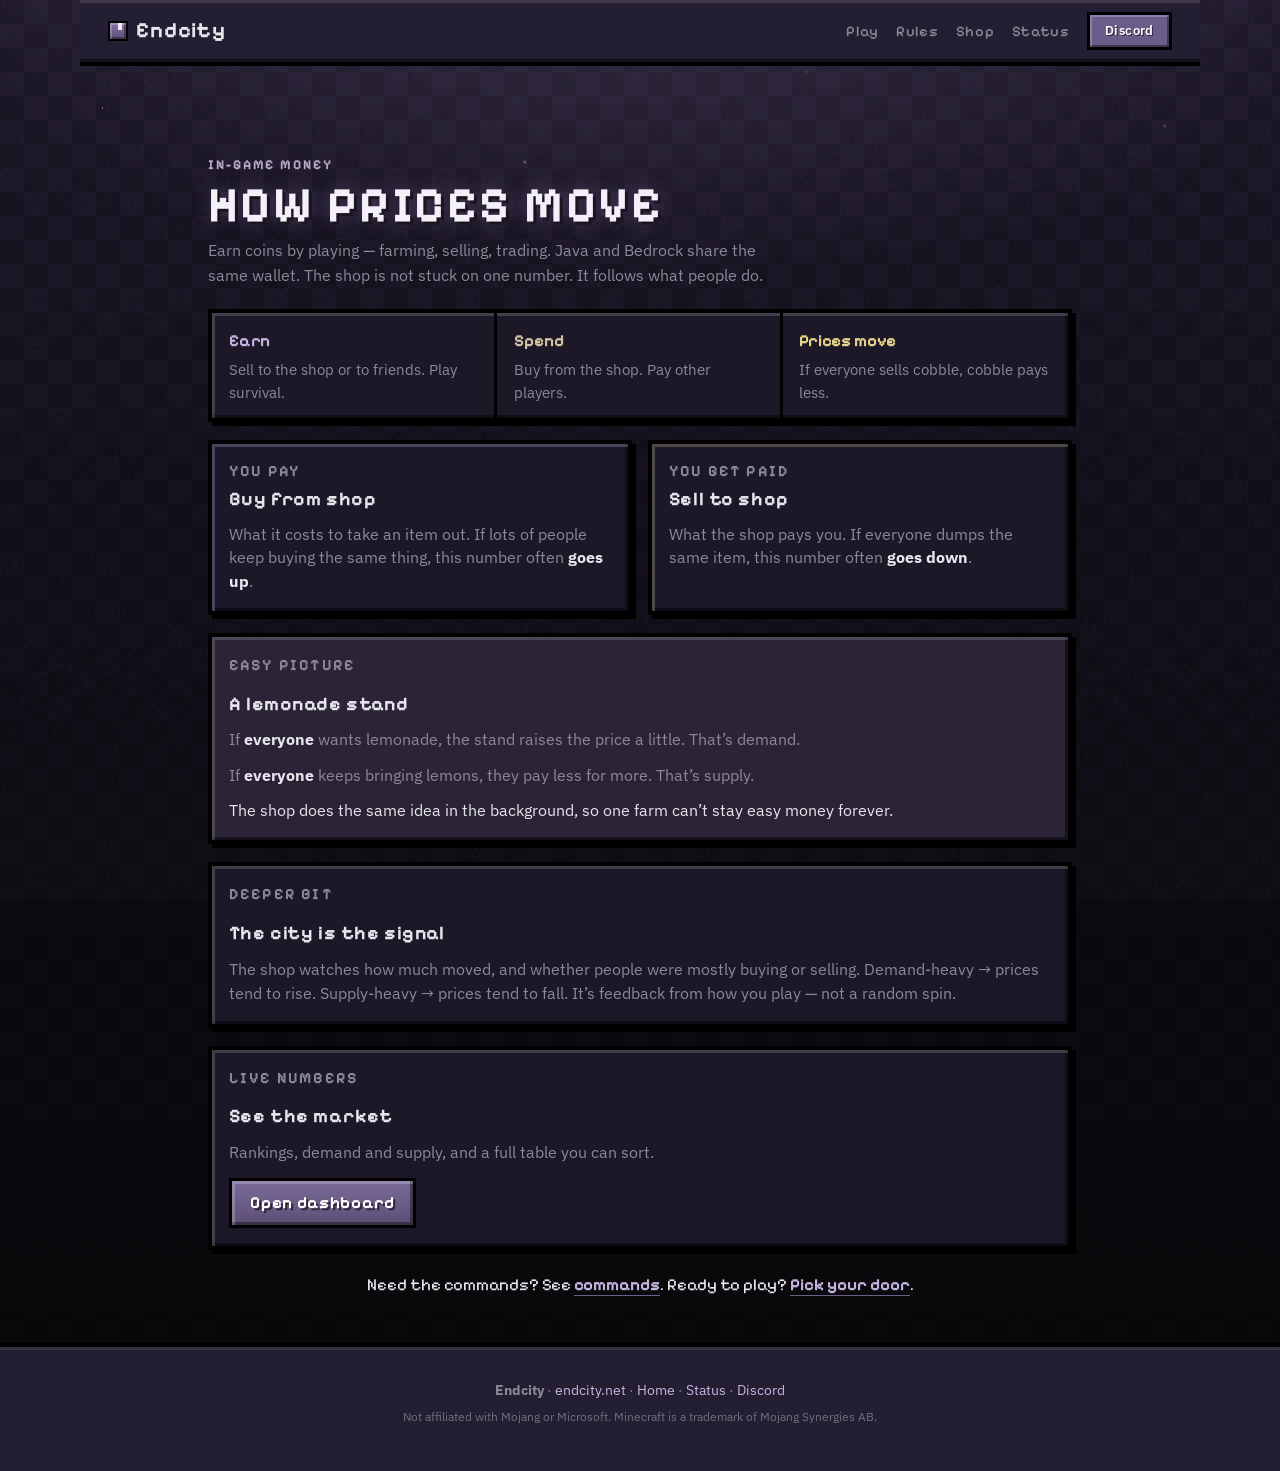
<file: economy.html>
<!DOCTYPE html>
<html lang="en">
<head>
  <meta charset="UTF-8" />
  <meta name="viewport" content="width=device-width, initial-scale=1" />
  <meta name="description" content="Endcity Survival — how shop prices move. Java and Bedrock share the same wallet at endcity.net." />
  <meta name="theme-color" content="#241e32" />
  <meta name="color-scheme" content="dark" />
  <link rel="icon" href="favicon.svg" type="image/svg+xml" />
  <title>How prices move — Endcity</title>
  <link rel="preconnect" href="https://fonts.googleapis.com" />
  <link rel="preconnect" href="https://fonts.gstatic.com" crossorigin />
  <link href="https://fonts.googleapis.com/css2?family=IBM+Plex+Sans:ital,wght@0,400;0,500;0,600;0,700;1,400&family=Pixelify+Sans:wght@400;500;600;700&display=swap" rel="stylesheet" />
  <link rel="stylesheet" href="styles.css" />
  <link rel="stylesheet" href="home.css" />
  <link rel="stylesheet" href="economy.css" />
</head>
<body class="page-economy">
  <a class="skip-link" href="#top">Skip to content</a>
  <div class="noise" aria-hidden="true"></div>
  <div class="void-stars" aria-hidden="true"></div>
  <header class="site-header">
    <a class="logo" href="index.html"><span class="logo-mark" aria-hidden="true"></span>Endcity</a>
    <nav class="nav" aria-label="Primary">
      <a href="index.html#join">Play</a>
      <a href="index.html#rules">Rules</a>
      <a href="index.html#economy">Shop</a>
      <a href="/status">Status</a>
      <a class="nav-cta" href="https://discord.gg/Z5sZx9cjsC" data-discord-invite target="_blank" rel="noopener noreferrer">Discord</a>
    </nav>
    <button type="button" class="nav-toggle" aria-expanded="false" aria-controls="nav-panel" aria-label="Open menu">
      <span></span><span></span><span></span>
    </button>
  </header>
  <div id="nav-panel" class="nav-panel" hidden>
    <div class="nav-panel-group">
      <a href="index.html#join">Play</a>
      <a href="index.html#rules">Rules</a>
      <a href="index.html#economy">Shop</a>
      <a href="/status">Status</a>
      <a href="commands.html">Commands</a>
      <a class="nav-cta nav-cta--panel" href="https://discord.gg/Z5sZx9cjsC" data-discord-invite target="_blank" rel="noopener noreferrer">Discord</a>
    </div>
  </div>

  <main class="page-commands-main page-economy-main" id="top">
    <p class="edition-kicker">In-game money</p>
    <h1 class="intro-title">How prices move</h1>
    <p class="page-commands-lead">
      Earn coins by playing — farming, selling, trading. Java and Bedrock share the same wallet. The shop is not stuck on one number. It follows what people do.
    </p>

    <ul class="econ-motto">
      <li>
        <strong>Earn</strong>
        <span>Sell to the shop or to friends. Play survival.</span>
      </li>
      <li>
        <strong>Spend</strong>
        <span>Buy from the shop. Pay other players.</span>
      </li>
      <li>
        <strong>Prices move</strong>
        <span>If everyone sells cobble, cobble pays less.</span>
      </li>
    </ul>

    <div class="econ-split">
      <article class="econ-door econ-door--buy">
        <p class="edition-kicker">You pay</p>
        <h2 class="econ-door__title">Buy from shop</h2>
        <p>What it costs to take an item out. If lots of people keep buying the same thing, this number often <strong>goes up</strong>.</p>
      </article>
      <article class="econ-door econ-door--sell">
        <p class="edition-kicker">You get paid</p>
        <h2 class="econ-door__title">Sell to shop</h2>
        <p>What the shop pays you. If everyone dumps the same item, this number often <strong>goes down</strong>.</p>
      </article>
    </div>

    <article class="econ-sign">
      <p class="edition-kicker">Easy picture</p>
      <h2 class="econ-pane__title">A lemonade stand</h2>
      <p>If <strong>everyone</strong> wants lemonade, the stand raises the price a little. That’s demand.</p>
      <p>If <strong>everyone</strong> keeps bringing lemons, they pay less for more. That’s supply.</p>
      <p class="econ-sign__note">The shop does the same idea in the background, so one farm can’t stay easy money forever.</p>
    </article>

    <article class="econ-panel">
      <p class="edition-kicker">Deeper bit</p>
      <h2 class="econ-pane__title">The city is the signal</h2>
      <p>The shop watches how much moved, and whether people were mostly buying or selling. Demand-heavy → prices tend to rise. Supply-heavy → prices tend to fall. It’s feedback from how you play — not a random spin.</p>
    </article>

    <article class="econ-cta" id="view">
      <p class="edition-kicker">Live numbers</p>
      <h2 class="econ-pane__title">See the market</h2>
      <p>Rankings, demand and supply, and a full table you can sort.</p>
      <a class="btn btn-hero" href="economy-dashboard.html">Open dashboard</a>
    </article>

    <p class="econ-close">
      Need the commands? See <a class="domain-link" href="commands.html">commands</a>.
      Ready to play? <a class="domain-link" href="index.html#join">Pick your door</a>.
    </p>
  </main>

  <footer class="site-footer">
    <p><strong>Endcity</strong> · <a href="https://endcity.net">endcity.net</a> · <a href="index.html">Home</a> · <a href="/status">Status</a> · <a href="https://discord.gg/Z5sZx9cjsC" data-discord-invite target="_blank" rel="noopener noreferrer">Discord</a></p>
    <p class="footer-small">Not affiliated with Mojang or Microsoft. Minecraft is a trademark of Mojang Synergies AB.</p>
  </footer>

  <script src="js/config.js"></script>
  <script src="js/main.js"></script>
</body>
</html>
</file>
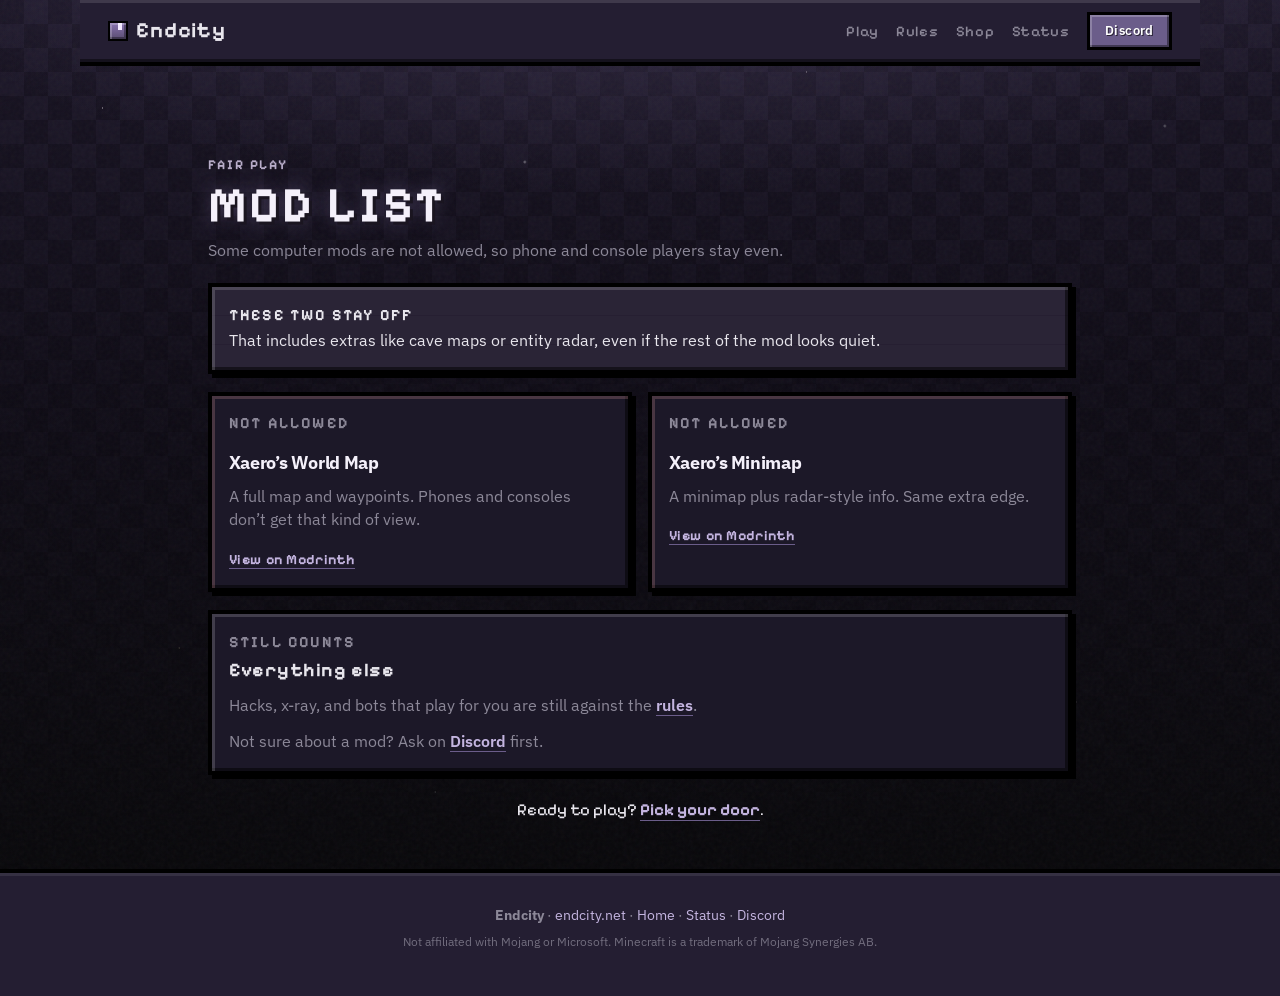
<file: mods.html>
<!DOCTYPE html>
<html lang="en">
<head>
  <meta charset="UTF-8" />
  <meta name="viewport" content="width=device-width, initial-scale=1" />
  <meta name="description" content="Endcity Survival — computer mods that are not allowed, so phone and console players stay even at endcity.net." />
  <meta name="theme-color" content="#241e32" />
  <meta name="color-scheme" content="dark" />
  <link rel="icon" href="favicon.svg" type="image/svg+xml" />
  <title>Mod list — Endcity</title>
  <link rel="preconnect" href="https://fonts.googleapis.com" />
  <link rel="preconnect" href="https://fonts.gstatic.com" crossorigin />
  <link href="https://fonts.googleapis.com/css2?family=IBM+Plex+Sans:ital,wght@0,400;0,500;0,600;0,700;1,400&family=Pixelify+Sans:wght@400;500;600;700&display=swap" rel="stylesheet" />
  <link rel="stylesheet" href="styles.css" />
  <link rel="stylesheet" href="home.css" />
  <link rel="stylesheet" href="mods.css" />
</head>
<body class="page-mods">
  <a class="skip-link" href="#top">Skip to content</a>
  <div class="noise" aria-hidden="true"></div>
  <div class="void-stars" aria-hidden="true"></div>
  <header class="site-header">
    <a class="logo" href="index.html"><span class="logo-mark" aria-hidden="true"></span>Endcity</a>
    <nav class="nav" aria-label="Primary">
      <a href="index.html#join">Play</a>
      <a href="index.html#rules">Rules</a>
      <a href="index.html#economy">Shop</a>
      <a href="/status">Status</a>
      <a class="nav-cta" href="https://discord.gg/Z5sZx9cjsC" data-discord-invite target="_blank" rel="noopener noreferrer">Discord</a>
    </nav>
    <button type="button" class="nav-toggle" aria-expanded="false" aria-controls="nav-panel" aria-label="Open menu">
      <span></span><span></span><span></span>
    </button>
  </header>
  <div id="nav-panel" class="nav-panel" hidden>
    <div class="nav-panel-group">
      <a href="index.html#join">Play</a>
      <a href="index.html#rules">Rules</a>
      <a href="index.html#economy">Shop</a>
      <a href="/status">Status</a>
      <a href="commands.html">Commands</a>
      <a class="nav-cta nav-cta--panel" href="https://discord.gg/Z5sZx9cjsC" data-discord-invite target="_blank" rel="noopener noreferrer">Discord</a>
    </div>
  </div>

  <main class="page-commands-main page-mods-main" id="top">
    <p class="edition-kicker">Fair play</p>
    <h1 class="intro-title">Mod list</h1>
    <p class="page-commands-lead">
      Some computer mods are not allowed, so phone and console players stay even.
    </p>

    <article class="mods-sign">
      <p class="edition-kicker">These two stay off</p>
      <p>That includes extras like cave maps or entity radar, even if the rest of the mod looks quiet.</p>
    </article>

    <div class="mods-split" aria-labelledby="banned-mods-heading">
      <h2 id="banned-mods-heading" class="sr-only">Mods not allowed</h2>
      <article class="mods-card">
        <p class="edition-kicker">Not allowed</p>
        <h3 class="mods-card__title">Xaero’s World Map</h3>
        <p>A full map and waypoints. Phones and consoles don’t get that kind of view.</p>
        <a class="domain-link" href="https://modrinth.com/mod/xaeros-world-map" rel="noopener noreferrer" target="_blank">View on Modrinth</a>
      </article>
      <article class="mods-card">
        <p class="edition-kicker">Not allowed</p>
        <h3 class="mods-card__title">Xaero’s Minimap</h3>
        <p>A minimap plus radar-style info. Same extra edge.</p>
        <a class="domain-link" href="https://modrinth.com/mod/xaeros-minimap" rel="noopener noreferrer" target="_blank">View on Modrinth</a>
      </article>
    </div>

    <article class="mods-panel" id="general-heading">
      <p class="edition-kicker">Still counts</p>
      <h2 class="mods-panel__title">Everything else</h2>
      <p>Hacks, x-ray, and bots that play for you are still against the <a class="domain-link" href="index.html#rules">rules</a>.</p>
      <p>Not sure about a mod? Ask on <a class="domain-link" href="https://discord.gg/Z5sZx9cjsC" data-discord-invite target="_blank" rel="noopener noreferrer">Discord</a> first.</p>
    </article>

    <p class="mods-close">
      Ready to play? <a class="domain-link" href="index.html#join">Pick your door</a>.
    </p>
  </main>

  <footer class="site-footer">
    <p><strong>Endcity</strong> · <a href="https://endcity.net">endcity.net</a> · <a href="index.html">Home</a> · <a href="/status">Status</a> · <a href="https://discord.gg/Z5sZx9cjsC" data-discord-invite target="_blank" rel="noopener noreferrer">Discord</a></p>
    <p class="footer-small">Not affiliated with Mojang or Microsoft. Minecraft is a trademark of Mojang Synergies AB.</p>
  </footer>

  <script src="js/config.js"></script>
  <script src="js/main.js"></script>
</body>
</html>
</file>
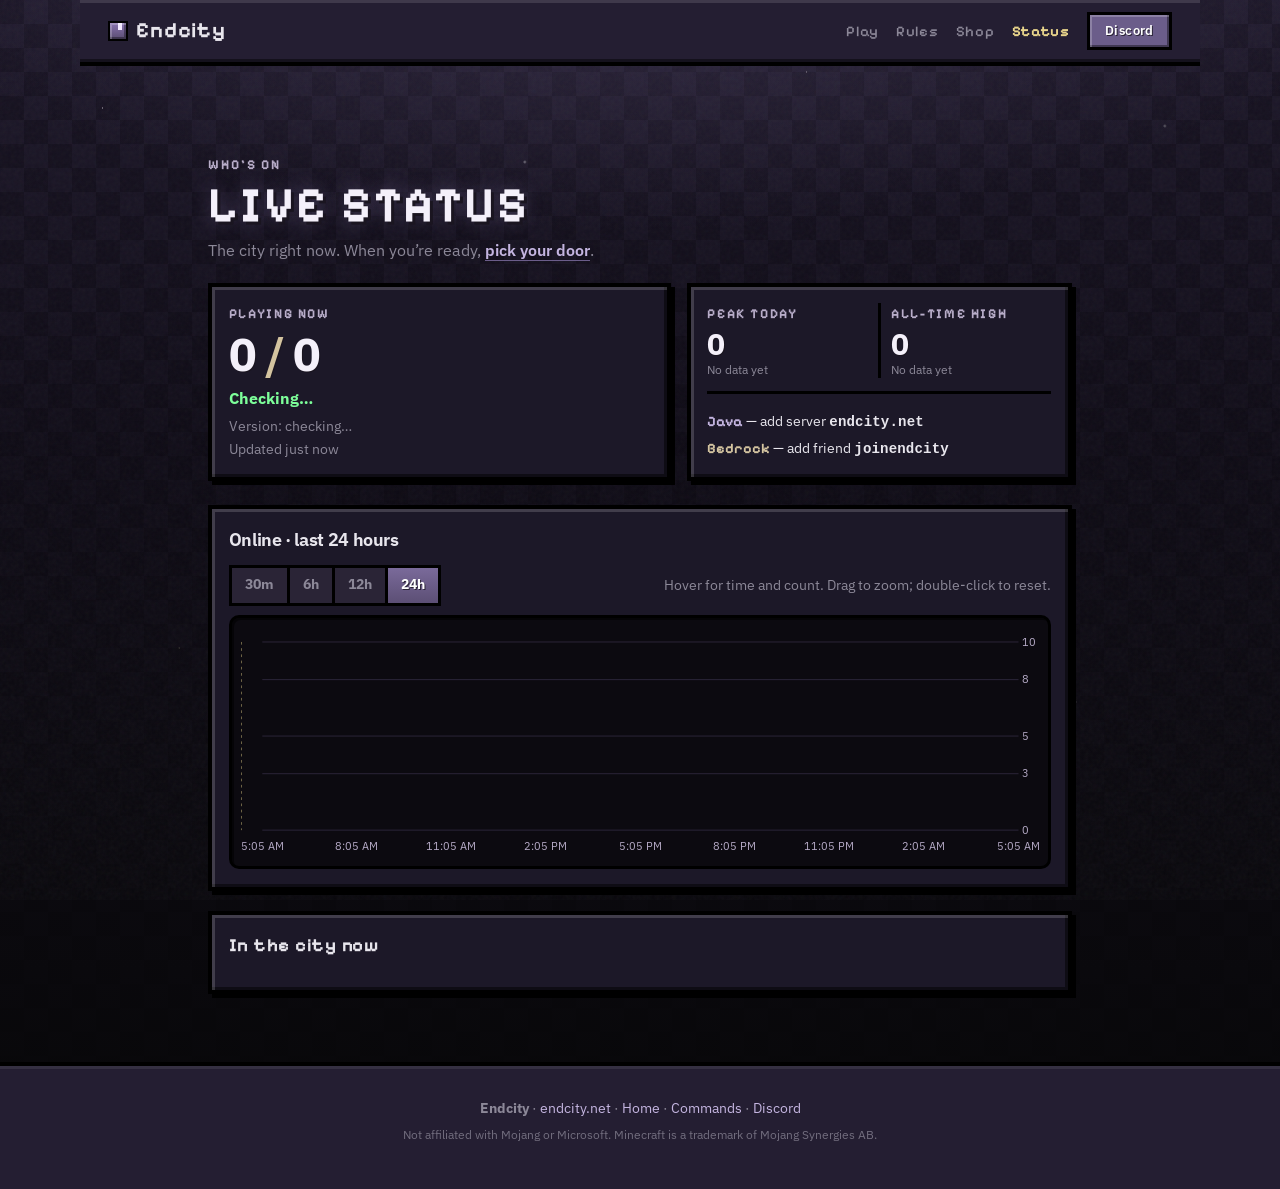
<file: status.html>
<!DOCTYPE html>
<html lang="en">
<head>
  <meta charset="UTF-8" />
  <meta name="viewport" content="width=device-width, initial-scale=1" />
  <meta name="description" content="Endcity Survival — who’s online now at endcity.net. Java and Bedrock, one world." />
  <meta name="theme-color" content="#241e32" />
  <meta name="color-scheme" content="dark" />
  <link rel="icon" href="favicon.svg" type="image/svg+xml" />
  <title>Live status — Endcity</title>
  <link rel="preconnect" href="https://fonts.googleapis.com" />
  <link rel="preconnect" href="https://fonts.gstatic.com" crossorigin />
  <link href="https://fonts.googleapis.com/css2?family=IBM+Plex+Sans:ital,wght@0,400;0,500;0,600;0,700;1,400&family=Pixelify+Sans:wght@400;500;600;700&display=swap" rel="stylesheet" />
  <link rel="stylesheet" href="styles.css" />
  <link rel="stylesheet" href="home.css" />
  <link rel="stylesheet" href="status.css" />
</head>
<body class="page-status">
  <a class="skip-link" href="#top">Skip to content</a>
  <div class="noise" aria-hidden="true"></div>
  <div class="void-stars" aria-hidden="true"></div>
  <header class="site-header">
    <a class="logo" href="index.html"><span class="logo-mark" aria-hidden="true"></span>Endcity</a>
    <nav class="nav" aria-label="Primary">
      <a href="index.html#join">Play</a>
      <a href="index.html#rules">Rules</a>
      <a href="index.html#economy">Shop</a>
      <a href="/status" aria-current="page">Status</a>
      <a class="nav-cta" href="https://discord.gg/Z5sZx9cjsC" data-discord-invite target="_blank" rel="noopener noreferrer">Discord</a>
    </nav>
    <button type="button" class="nav-toggle" aria-expanded="false" aria-controls="nav-panel" aria-label="Open menu">
      <span></span><span></span><span></span>
    </button>
  </header>
  <div id="nav-panel" class="nav-panel" hidden>
    <div class="nav-panel-group">
      <a href="index.html#join">Play</a>
      <a href="index.html#rules">Rules</a>
      <a href="index.html#economy">Shop</a>
      <a href="/status" aria-current="page">Status</a>
      <a href="commands.html">Commands</a>
      <a class="nav-cta nav-cta--panel" href="https://discord.gg/Z5sZx9cjsC" data-discord-invite target="_blank" rel="noopener noreferrer">Discord</a>
    </div>
  </div>

  <main class="page-commands-main page-status-main" id="top">
    <p class="edition-kicker">Who’s on</p>
    <h1 class="intro-title">Live status</h1>
    <p class="page-commands-lead">
      The city right now. When you’re ready, <a class="domain-link" href="index.html#join">pick your door</a>.
    </p>

    <section class="status-grid" aria-label="Current server status">
      <article class="status-card status-card--primary">
        <h2>Playing now</h2>
        <p class="status-value"><span id="pc-online">0</span><span class="status-sep"> / </span><span id="pc-max">0</span></p>
        <p class="status-state" id="pc-online-state">Checking…</p>
        <p class="status-meta" id="pc-server-version">Version: checking…</p>
        <p class="status-meta" id="pc-last-updated">Updated just now</p>
      </article>
      <article class="status-card status-card--peaks" aria-label="Peak player counts">
        <div class="status-peaks">
          <div class="status-peak-block">
            <h2>Peak today</h2>
            <p class="status-peak-value" id="pc-peak-24h">0</p>
            <p class="status-peak-meta" id="pc-peak-24h-time">—</p>
          </div>
          <div class="status-peaks__rule" aria-hidden="true"></div>
          <div class="status-peak-block">
            <h2>All-time high</h2>
            <p class="status-peak-value" id="pc-alltime-high">0</p>
            <p class="status-peak-meta" id="pc-alltime-time">—</p>
          </div>
        </div>
        <div class="status-quick-actions" aria-label="Join instructions">
          <p class="status-quick-actions__hint status-quick-actions__hint--java"><strong>Java</strong> — add server <span translate="no">endcity.net</span></p>
          <p class="status-quick-actions__hint status-quick-actions__hint--bedrock"><strong>Bedrock</strong> — add friend <span translate="no">joinendcity</span></p>
        </div>
      </article>
    </section>

    <section class="cmd-section status-panel" aria-labelledby="pc-graph-heading">
      <h2 id="pc-graph-heading">Online today</h2>
      <div class="status-range-wrap">
        <div class="status-range" role="group" aria-label="Graph time range">
          <button type="button" class="status-range__btn" data-range="30m">30m</button>
          <button type="button" class="status-range__btn" data-range="6h">6h</button>
          <button type="button" class="status-range__btn" data-range="12h">12h</button>
          <button type="button" class="status-range__btn is-active" data-range="24h">24h</button>
        </div>
        <p class="status-meta status-range-note" id="pc-graph-hint">Hover for time and count. Drag to zoom; double-click to reset.</p>
      </div>
      <div class="status-graph-wrap">
        <svg id="pc-graph" class="status-graph" viewBox="0 0 900 260" role="img" aria-labelledby="pc-graph-title pc-graph-desc">
          <title id="pc-graph-title">Player count history graph</title>
          <desc id="pc-graph-desc">A line chart of online players over time.</desc>
          <g class="status-gridlines" id="pc-gridlines"></g>
          <g class="status-axis-labels status-axis-labels--y" id="pc-ylabels"></g>
          <g class="status-axis-labels status-axis-labels--x" id="pc-xlabels"></g>
          <path id="pc-line" class="status-line" d=""></path>
          <g class="status-points" id="pc-points"></g>
          <line id="pc-hover-line" class="status-hover-line" x1="0" x2="0" y1="18" y2="230" hidden></line>
          <rect id="pc-brush-rect" class="status-brush-rect" x="0" y="18" width="0" height="212" hidden></rect>
        </svg>
        <div class="status-tooltip" id="pc-tooltip" hidden>
          <p class="status-tooltip__time" id="pc-tooltip-time">--</p>
          <p class="status-tooltip__count"><strong id="pc-tooltip-count">0</strong> online</p>
        </div>
      </div>
    </section>

    <section class="cmd-section status-panel" aria-labelledby="pc-players-heading">
      <h2 id="pc-players-heading">In the city now</h2>
      <p class="mods-policy-note" id="pc-player-note" hidden></p>
      <ul class="status-player-list" id="pc-player-list"></ul>
      <p class="cmd-coming-soon" id="pc-player-empty" hidden>No players online right now. Be the first — <a class="domain-link" href="index.html#join">pick your door</a>.</p>
    </section>
  </main>

  <footer class="site-footer">
    <p><strong>Endcity</strong> · <a href="https://endcity.net">endcity.net</a> · <a href="index.html">Home</a> · <a href="commands.html">Commands</a> · <a href="https://discord.gg/Z5sZx9cjsC" data-discord-invite target="_blank" rel="noopener noreferrer">Discord</a></p>
    <p class="footer-small">Not affiliated with Mojang or Microsoft. Minecraft is a trademark of Mojang Synergies AB.</p>
  </footer>

  <script src="js/config.js"></script>
  <script src="js/main.js"></script>
  <script src="js/playercount.js"></script>
</body>
</html>
</file>
<file: styles.css>
/* Endcity — void / stone (not “AI purple landing”) */
:root {
  --accent: #9d8bc9;
  --accent-bright: #c4b5e0;
  --accent-deep: #6b5d8a;
  --accent-muted: #b8adc9;
  --bg-deep: #070708;
  --bg-card: #0f0f12;
  --bg-elevated: #141418;
  --text: #e8e6ed;
  --text-muted: #8c8898;
  --accent-soft: rgba(157, 139, 201, 0.12);
  --border: rgba(255, 255, 255, 0.09);
  --border-strong: rgba(255, 255, 255, 0.14);
  --radius: 10px;
  --radius-lg: 12px;
  --font-sans: "IBM Plex Sans", system-ui, sans-serif;
  --font-display: "Fraunces", Georgia, "Times New Roman", serif;
  --shadow: 0 1px 0 rgba(255, 255, 255, 0.06);
  --content-max: 920px;
  --pad-x: clamp(1rem, 4vw, 1.75rem);

  --scrollbar-w: 10px;
  --scrollbar-h: 7px;
  --scrollbar-radius: 6px;
  --scrollbar-track: #101014;
  --scrollbar-track-edge: rgba(255, 255, 255, 0.06);
  --scrollbar-thumb-top: #a898c4;
  --scrollbar-thumb-mid: #7d6d9e;
  --scrollbar-thumb-bot: #5a4d72;
  --scrollbar-thumb-border: rgba(255, 255, 255, 0.12);
  --scrollbar-thumb-hover: #b5a6d4;
  --scrollbar-thumb-active: #5c4f75;

  /* Shop snapshot table — % up/down */
  --shop-up: #6ee7a8;
  --shop-down-bright: #fca5a5;
  --shop-neutral: var(--text-muted);
  /* Pressure badges */
  --shop-pressure-demand-bg: rgba(34, 197, 94, 0.14);
  --shop-pressure-demand-fg: #86efac;
  --shop-pressure-supply-bg: rgba(248, 113, 113, 0.14);
  --shop-pressure-supply-fg: #fca5a5;
  --shop-pressure-mixed-bg: rgba(245, 158, 11, 0.12);
  --shop-pressure-mixed-fg: #fcd34d;
}

*,
*::before,
*::after {
  box-sizing: border-box;
}

/* Scrollbars — Firefox (solid thumb; no gradients in spec) */
html {
  scroll-behavior: smooth;
  scrollbar-width: thin;
  scrollbar-color: var(--scrollbar-thumb-mid) var(--scrollbar-track);
}

*::-webkit-scrollbar {
  width: var(--scrollbar-w);
  height: var(--scrollbar-w);
}

*::-webkit-scrollbar-track {
  background: var(--scrollbar-track);
  border-radius: var(--scrollbar-radius);
  box-shadow: inset 0 0 0 1px var(--scrollbar-track-edge);
}

*::-webkit-scrollbar-thumb {
  border-radius: var(--scrollbar-radius);
  border: 3px solid transparent;
  background-clip: padding-box;
  background-image: linear-gradient(
    180deg,
    var(--scrollbar-thumb-top) 0%,
    var(--scrollbar-thumb-mid) 42%,
    var(--scrollbar-thumb-bot) 100%
  );
  box-shadow:
    inset 0 1px 0 rgba(255, 255, 255, 0.2),
    0 0 0 1px var(--scrollbar-thumb-border);
}

*::-webkit-scrollbar-thumb:hover {
  background-image: linear-gradient(
    180deg,
    #e8c4ff 0%,
    var(--scrollbar-thumb-hover) 45%,
    #8b4ec4 100%
  );
  box-shadow:
    inset 0 1px 0 rgba(255, 255, 255, 0.28),
    0 0 0 1px rgba(232, 200, 255, 0.35);
}

*::-webkit-scrollbar-thumb:active {
  background-image: linear-gradient(180deg, var(--scrollbar-thumb-active), #5a2d78);
  box-shadow: inset 0 2px 4px rgba(0, 0, 0, 0.35);
}

*::-webkit-scrollbar-corner {
  background: var(--scrollbar-track);
  box-shadow: inset 0 0 0 1px var(--scrollbar-track-edge);
}

body {
  margin: 0;
  font-family: var(--font-sans);
  font-weight: 400;
  color: var(--text);
  background: var(--bg-deep);
  line-height: 1.55;
  min-height: 100vh;
  -webkit-font-smoothing: antialiased;
}

.page-404 {
  position: relative;
  z-index: 1;
  max-width: 36rem;
  margin: 0 auto;
  padding: 5rem var(--pad-x) 4rem;
  text-align: center;
}

.noise {
  pointer-events: none;
  position: fixed;
  inset: 0;
  z-index: 0;
  opacity: 0.022;
  background-image: url("data:image/svg+xml,%3Csvg viewBox='0 0 256 256' xmlns='http://www.w3.org/2000/svg'%3E%3Cfilter id='n'%3E%3CfeTurbulence type='fractalNoise' baseFrequency='0.85' numOctaves='4' stitchTiles='stitch'/%3E%3C/filter%3E%3Crect width='100%25' height='100%25' filter='url(%23n)'/%3E%3C/svg%3E");
}

main,
.site-header,
.site-maintenance-banner,
.site-footer {
  position: relative;
  z-index: 1;
}

/* Header */
.site-header {
  display: flex;
  align-items: center;
  justify-content: space-between;
  gap: 1rem;
  padding: 0.75rem var(--pad-x);
  max-width: 1120px;
  margin: 0 auto;
  border-bottom: 1px solid var(--border);
  background: color-mix(in srgb, var(--bg-deep) 92%, transparent);
  backdrop-filter: blur(10px);
  -webkit-backdrop-filter: blur(10px);
  position: sticky;
  top: 0;
  z-index: 20;
}

.site-maintenance-banner {
  max-width: 1120px;
  margin: 0 auto;
  padding: 0.55rem var(--pad-x);
  border-left: 1px solid var(--border);
  border-right: 1px solid var(--border);
  border-bottom: 1px solid var(--border);
  background: rgba(140, 104, 38, 0.22);
  color: #ffe9be;
  font-size: 0.86rem;
  line-height: 1.35;
}

@supports not (backdrop-filter: blur(10px)) {
  .site-header {
    background: var(--bg-deep);
  }
}

.logo {
  flex-shrink: 0;
  font-family: var(--font-sans);
  font-weight: 700;
  font-size: 1.15rem;
  letter-spacing: -0.02em;
  color: var(--text);
  text-decoration: none;
}

.logo span {
  color: var(--accent-bright);
  font-weight: 600;
}

.nav {
  display: none;
  flex-wrap: wrap;
  align-items: center;
  justify-content: flex-end;
  gap: clamp(0.65rem, 1.5vw, 1.1rem);
  row-gap: 0.35rem;
}

.nav a:not(.nav-cta) {
  color: var(--text-muted);
  text-decoration: none;
  font-weight: 500;
  font-size: 0.875rem;
  letter-spacing: 0.01em;
  transition: color 0.15s ease;
}

.nav a:not(.nav-cta):hover {
  color: var(--text);
}

.nav .nav-cta {
  flex-shrink: 0;
  padding: 0.38rem 0.95rem;
  border-radius: 999px;
  border: 1px solid color-mix(in srgb, var(--accent-deep) 70%, var(--border));
  background: var(--accent-soft);
  color: var(--accent-bright) !important;
  font-weight: 600;
  font-size: 0.8rem;
  letter-spacing: 0.03em;
  text-decoration: none;
  transition:
    color 0.15s ease,
    background 0.15s ease,
    border-color 0.15s ease;
}

.nav .nav-cta:hover {
  color: var(--text) !important;
  background: color-mix(in srgb, var(--accent-deep) 22%, transparent);
  border-color: var(--accent-muted);
  text-decoration: none;
}

.nav-toggle {
  display: flex;
  flex-direction: column;
  gap: 5px;
  background: none;
  border: none;
  cursor: pointer;
  padding: 0.5rem;
  margin-right: -0.25rem;
}

.nav-toggle span {
  display: block;
  width: 22px;
  height: 2px;
  background: var(--text);
  border-radius: 1px;
}

.nav-panel {
  display: none;
  flex-direction: column;
  gap: 0;
  padding: 0.5rem var(--pad-x) 1.15rem;
  background: var(--bg-card);
  border-bottom: 1px solid var(--border);
}

.nav-panel.is-open {
  display: flex;
}

.nav-panel-group {
  display: flex;
  flex-direction: column;
  gap: 0.2rem;
  padding: 0.55rem 0;
}

.nav-panel-group + .nav-panel-group {
  border-top: 1px solid var(--border);
}

.nav-panel a {
  color: var(--text);
  text-decoration: none;
  font-weight: 600;
  font-size: 0.95rem;
  padding: 0.4rem 0;
  border-radius: var(--radius);
}

.nav-panel a:hover {
  color: var(--accent-bright);
}

.nav-cta--panel {
  display: flex !important;
  align-items: center;
  justify-content: center;
  padding: 0.55rem 1rem !important;
  border-radius: var(--radius) !important;
  border: 1px solid color-mix(in srgb, var(--accent-deep) 70%, var(--border)) !important;
  background: var(--accent-soft) !important;
  color: var(--accent-bright) !important;
  font-weight: 600 !important;
  font-size: 0.88rem !important;
  letter-spacing: 0.04em;
  text-decoration: none !important;
}

.nav-cta--panel:hover {
  color: var(--text) !important;
  background: color-mix(in srgb, var(--accent-deep) 22%, transparent) !important;
  text-decoration: none !important;
}

@media (min-width: 768px) {
  .nav-toggle {
    display: none;
  }

  .nav {
    display: flex;
  }

  .nav-panel {
    display: none !important;
  }
}

/* Hero — first screen */
.hero-section {
  position: relative;
  max-width: 1180px;
  margin: 0 auto;
  padding: 1rem var(--pad-x) 2rem;
}

@media (min-width: 900px) {
  .hero-section {
    padding: 1.35rem var(--pad-x) 2.75rem;
  }
}

.hero-section::before {
  content: "";
  position: absolute;
  left: var(--pad-x);
  right: var(--pad-x);
  top: 0;
  height: 2px;
  background: linear-gradient(
    90deg,
    transparent 0%,
    var(--accent-deep) 15%,
    var(--accent) 50%,
    var(--accent-deep) 85%,
    transparent 100%
  );
  opacity: 0.45;
  pointer-events: none;
  z-index: 0;
}

.hero-shell {
  position: relative;
  z-index: 1;
  display: flex;
  flex-direction: column;
  gap: 1.35rem;
}

@media (max-width: 899px) {
  .hero-section {
    padding-bottom: 1.75rem;
  }

  .aside-fund {
    flex: 0 0 auto;
  }

  .donate-card--sidebar {
    flex: 0 1 auto;
  }
}

.hero-primary {
  display: flex;
  flex-direction: column;
  gap: 1rem;
  min-width: 0;
  align-self: stretch;
}

@media (max-width: 599px) {
  .hero-primary {
    gap: 0.85rem;
  }

  .hero-about p {
    font-size: 0.9rem;
  }

  .hero-highlights {
    font-size: 0.86rem;
    padding-left: 1rem;
  }
}

.hero-brand {
  padding: 0.15rem 0 0;
}

.hero-deck {
  margin: 0.55rem 0 0;
  font-size: 0.94rem;
  color: var(--text-muted);
  line-height: 1.5;
  max-width: 38rem;
}

@media (min-width: 900px) {
  .hero-deck {
    max-width: 36rem;
  }
}

.hero-about {
  margin: 0.25rem 0 0;
  max-width: 42rem;
}

.hero-about p {
  margin: 0 0 0.85rem;
  font-size: 0.95rem;
  color: var(--text-muted);
  line-height: 1.55;
}

.hero-about p:last-of-type {
  margin-bottom: 0.65rem;
}

.hero-about strong {
  color: var(--text);
}

.hero-highlights {
  margin: 0.65rem 0 0;
  padding: 0.65rem 0 0.65rem 1.15rem;
  border-left: 3px solid var(--accent-deep);
  font-size: 0.9rem;
  color: var(--text-muted);
  line-height: 1.5;
}

.hero-highlights li {
  margin-bottom: 0.4rem;
}

.hero-highlights li:last-child {
  margin-bottom: 0;
}

.hero-inline-code {
  font-family: ui-monospace, "Cascadia Code", "Segoe UI Mono", monospace;
  font-size: 0.88rem;
  padding: 0.1rem 0.35rem;
  background: rgba(0, 0, 0, 0.25);
  border-radius: 5px;
  color: var(--accent-muted);
}

/* Horizontal donor strip */
.donor-strip-wrap {
  margin-top: 0.35rem;
  min-width: 0;
}

.donor-strip-title {
  margin: 0 0 0.55rem;
  font-size: 0.72rem;
  font-weight: 700;
  text-transform: uppercase;
  letter-spacing: 0.1em;
  color: var(--text-muted);
}

.donor-strip {
  position: relative;
  margin: 0 -0.25rem;
  padding: 0.35rem 0.25rem 0.35rem;
  overflow-x: auto;
  overflow-y: hidden;
  -webkit-overflow-scrolling: touch;
  scrollbar-width: thin;
  scrollbar-color: var(--scrollbar-thumb-mid) var(--scrollbar-track);
}

.donor-strip::-webkit-scrollbar {
  height: var(--scrollbar-h);
}

.donor-strip::-webkit-scrollbar-thumb {
  background-image: linear-gradient(
    90deg,
    var(--scrollbar-thumb-bot) 0%,
    var(--scrollbar-thumb-mid) 50%,
    var(--scrollbar-thumb-top) 100%
  );
  box-shadow:
    inset 0 1px 0 rgba(255, 255, 255, 0.18),
    0 0 0 1px var(--scrollbar-thumb-border);
  border-width: 2px;
}

.donor-strip::-webkit-scrollbar-thumb:hover {
  background-image: linear-gradient(
    90deg,
    #8b4ec4 0%,
    var(--scrollbar-thumb-hover) 50%,
    #e8c4ff 100%
  );
}

.donor-strip::-webkit-scrollbar-thumb:active {
  background-image: linear-gradient(90deg, #5a2d78, var(--scrollbar-thumb-active));
}

.donor-strip__track {
  display: flex;
  flex-direction: row;
  gap: 0.75rem;
  width: max-content;
  padding-bottom: 0.15rem;
}

.donor-strip__item {
  flex: 0 0 auto;
  min-width: 76px;
  width: auto;
  display: flex;
  flex-direction: column;
  align-items: center;
  text-align: center;
  gap: 0.35rem;
}

.donor-strip__head {
  width: 56px;
  height: 56px;
  border-radius: 8px;
  border: 1px solid var(--border-strong);
  background: var(--bg-deep);
  image-rendering: pixelated;
  image-rendering: crisp-edges;
}

.donor-strip__name {
  font-size: 0.72rem;
  font-weight: 600;
  font-family: ui-monospace, "Cascadia Code", "Segoe UI Mono", monospace;
  color: var(--text);
  line-height: 1.2;
  white-space: nowrap;
}

.donor-strip__amt {
  font-size: 0.75rem;
  font-weight: 700;
  font-variant-numeric: tabular-nums;
  color: var(--accent-bright);
}

.donor-strip-empty {
  margin: 0.35rem 0 0;
  font-size: 0.88rem;
  color: var(--text-muted);
  font-style: italic;
}

.hero-actions.hero-actions--primary {
  margin-top: 0.85rem;
  gap: 0.85rem;
}

.hero-actions.hero-actions--primary .btn-hero {
  flex: 1 1 auto;
  min-width: min(100%, 11rem);
  justify-content: center;
}

@media (min-width: 520px) {
  .hero-actions.hero-actions--primary {
    flex-wrap: nowrap;
  }

  .hero-actions.hero-actions--primary .btn-hero {
    min-width: 0;
    flex: 1 1 0;
  }
}

.hero-aside {
  display: flex;
  flex-direction: column;
  gap: 0.85rem;
  min-width: 0;
}

.aside-panel {
  background: var(--bg-elevated);
  border: 1px solid var(--border);
  border-radius: var(--radius);
  padding: 1rem 1.15rem;
}

.aside-panel--join {
  flex: 0 0 auto;
  border-color: var(--border-strong);
  box-shadow: var(--shadow);
}

.aside-panel--join.join-card {
  border-radius: var(--radius-lg);
  padding: 0.85rem 1rem 0.9rem;
  background: var(--bg-card);
}

.join-card__head {
  margin-bottom: 0.5rem;
}

.join-card__title {
  font-family: var(--font-display);
  font-size: 1.05rem;
  font-weight: 600;
  margin: 0;
  letter-spacing: -0.02em;
  color: var(--text);
  line-height: 1.2;
}

.join-card__deck {
  margin: 0.25rem 0 0;
  font-size: 0.72rem;
  color: var(--text-muted);
  line-height: 1.35;
}

.join-card__grid {
  display: grid;
  grid-template-columns: minmax(0, 1fr) minmax(0, 1fr);
  gap: 0 0.75rem;
  margin: 0 0 0.45rem;
  padding: 0.5rem 0 0;
  border-top: 1px solid var(--border);
}

.join-card__col {
  min-width: 0;
  display: flex;
  flex-direction: column;
  gap: 0.32rem;
}

.join-card__col--bedrock {
  border-left: 1px solid var(--border);
  padding-left: 0.65rem;
}

.join-card__kicker {
  margin: 0;
  display: flex;
  flex-wrap: wrap;
  align-items: baseline;
  gap: 0.3rem 0.4rem;
  line-height: 1.15;
}

.join-card__badge {
  font-size: 0.58rem;
  font-weight: 700;
  text-transform: uppercase;
  letter-spacing: 0.14em;
  color: var(--accent-bright);
}

.join-card__kicker-text {
  font-size: 0.7rem;
  color: var(--text-muted);
  font-weight: 500;
}

.join-card__value {
  display: block;
  width: 100%;
  box-sizing: border-box;
  font-family: ui-monospace, "Cascadia Code", "Segoe UI Mono", monospace;
  font-size: 0.76rem;
  font-weight: 600;
  padding: 0.38rem 0.45rem;
  background: var(--bg-deep);
  border: 1px solid var(--border);
  border-radius: 6px;
  color: var(--accent-muted);
  word-break: break-all;
}

.join-card__value--tag {
  font-size: 0.8rem;
  letter-spacing: 0.03em;
  word-break: normal;
}

.join-card__note {
  margin: 0;
  font-size: 0.64rem;
  line-height: 1.3;
  color: var(--text-muted);
}

.join-card__link {
  display: block;
  margin-top: 0.1rem;
  padding: 0.38rem 0.35rem;
  font-size: 0.78rem;
  font-weight: 600;
  color: var(--accent-bright);
  text-decoration: none;
  text-align: center;
  border-radius: 6px;
  transition:
    color 0.15s ease,
    background 0.15s ease;
}

.join-card__link:hover {
  color: var(--text);
  background: rgba(255, 255, 255, 0.05);
}

@media (max-width: 340px) {
  .join-card__grid {
    grid-template-columns: 1fr;
    gap: 0.55rem 0;
  }

  .join-card__col--bedrock {
    border-left: none;
    padding-left: 0;
    border-top: 1px solid var(--border);
    padding-top: 0.5rem;
  }

  .fund-card__grid {
    grid-template-columns: 1fr;
    gap: 0.5rem 0;
  }

  .fund-card__col--split {
    border-left: none;
    padding-left: 0;
    border-top: 1px solid var(--border);
    padding-top: 0.45rem;
  }
}

.sr-only {
  position: absolute;
  width: 1px;
  height: 1px;
  padding: 0;
  margin: -1px;
  overflow: hidden;
  clip: rect(0, 0, 0, 0);
  white-space: nowrap;
  border: 0;
}

.aside-fund {
  display: flex;
  flex-direction: column;
  flex: 1 1 auto;
  min-height: 0;
  padding: 0 !important;
  margin: 0;
  border: none !important;
  background: transparent !important;
  box-shadow: none !important;
}

.donate-card--sidebar.fund-card {
  display: flex;
  flex-direction: column;
  flex: 1 1 auto;
  min-height: 0;
  padding: 0.85rem 1rem 0.95rem !important;
  border: 1px solid var(--border-strong) !important;
  border-radius: var(--radius-lg) !important;
  box-shadow: var(--shadow) !important;
  background: var(--bg-card) !important;
}

.fund-card__head {
  margin-bottom: 0.5rem;
}

.fund-card__title {
  font-family: var(--font-display);
  font-size: 1.05rem;
  font-weight: 600;
  margin: 0;
  letter-spacing: -0.02em;
  color: var(--text);
  line-height: 1.2;
}

.fund-card__deck {
  margin: 0.25rem 0 0;
  font-size: 0.72rem;
  color: var(--text-muted);
  line-height: 1.35;
}

.fund-card__panel {
  flex: 1 1 auto;
  min-height: 0;
  padding: 0.5rem 0 0;
  margin: 0 0 0.5rem;
  border-top: 1px solid var(--border);
}

.fund-card__period {
  margin: 0 0 0.35rem;
  font-size: 0.72rem;
  font-weight: 600;
  color: var(--accent-bright);
  letter-spacing: 0.02em;
}

.fund-card__bill {
  margin: 0 0 0.45rem;
  font-size: 0.78rem;
  color: var(--text-muted);
  line-height: 1.4;
}

.fund-card__bill strong {
  color: var(--text);
  font-weight: 600;
}

.fund-card__billing-note {
  margin: 0 0 0.5rem;
  padding: 0.45rem 0.55rem;
  font-size: 0.78rem;
  line-height: 1.35;
  color: #b8f5d0;
  background: rgba(45, 138, 84, 0.18);
  border: 1px solid rgba(78, 207, 122, 0.35);
  border-radius: 6px;
}

.fund-card__grid {
  display: grid;
  grid-template-columns: minmax(0, 1fr) minmax(0, 1fr);
  gap: 0 0.75rem;
  margin: 0 0 0.5rem;
}

.fund-card__col {
  min-width: 0;
  display: flex;
  flex-direction: column;
  gap: 0.28rem;
}

.fund-card__col--split {
  border-left: 1px solid var(--border);
  padding-left: 0.65rem;
}

.fund-card__kicker {
  margin: 0;
  display: flex;
  flex-wrap: wrap;
  align-items: baseline;
  gap: 0.3rem 0.4rem;
  line-height: 1.15;
}

.fund-card__badge {
  font-size: 0.58rem;
  font-weight: 700;
  text-transform: uppercase;
  letter-spacing: 0.14em;
  color: var(--accent-bright);
}

.fund-card__kicker-text {
  font-size: 0.7rem;
  color: var(--text-muted);
  font-weight: 500;
}

.fund-card__figure {
  margin: 0;
  font-size: 0.95rem;
  font-weight: 700;
  font-variant-numeric: tabular-nums;
  color: var(--text);
  letter-spacing: 0.02em;
}

.fund-card__figure--progress {
  font-size: 0.72rem;
  font-weight: 600;
  line-height: 1.35;
  color: var(--accent-muted);
}

.progress-wrap--sidebar {
  height: 34px;
}

.progress-wrap--fund {
  height: 28px;
  border-radius: 8px;
}

.progress-wrap--fund .progress-fill {
  border-radius: 6px;
}

.fund-card__status {
  margin: 0.45rem 0 0;
  font-size: 0.74rem;
  line-height: 1.4;
  color: var(--text-muted);
}

.fund-card__rollover {
  margin: 0.4rem 0 0;
  padding: 0.5rem 0.6rem;
  font-size: 0.72rem;
  line-height: 1.35;
  background: var(--accent-soft);
  border: 1px solid var(--border-strong);
  border-radius: 6px;
  color: var(--accent-muted);
}

.fund-card__footer {
  margin-top: auto;
  padding-top: 0.5rem;
  border-top: 1px solid var(--border);
  text-align: center;
}

.fund-card__hint.donate-instructions--compact {
  margin: 0.45rem 0 0 !important;
  font-size: 0.76rem !important;
  line-height: 1.4 !important;
  max-width: none !important;
  text-align: left !important;
  color: var(--text-muted);
}

.fund-card__alts.donate-alt-payments--compact {
  margin: 0.35rem 0 0 !important;
  font-size: 0.72rem !important;
  line-height: 1.4 !important;
  text-align: left !important;
}

/* After .btn / .btn-primary: override width 100% + inline-flex so the CTA centers in .fund-card__footer */
.btn-primary.btn-donate-sidebar {
  display: inline-flex;
  width: min(100%, 360px);
  justify-content: center;
  margin-left: auto;
  margin-right: auto;
  min-height: 2.75rem;
  padding: 0.55rem 1.75rem;
  font-size: 0.86rem;
  font-weight: 700;
}

.hero-actions {
  display: flex;
  flex-wrap: wrap;
  gap: 0.45rem;
}

@media (min-width: 900px) {
  .hero-shell {
    display: grid;
    grid-template-columns: minmax(0, 1fr) minmax(300px, 400px);
    column-gap: 2rem;
    row-gap: 0;
    align-items: stretch;
  }

  .hero-aside {
    align-self: stretch;
    justify-content: flex-start;
  }

  .aside-fund .donate-card--sidebar {
    min-height: 0;
  }

  .hero-primary {
    padding-right: 0.25rem;
  }
}

.intro-eyebrow {
  font-size: 0.68rem;
  text-transform: uppercase;
  letter-spacing: 0.22em;
  color: var(--text-muted);
  margin: 0 0 0.75rem;
  font-weight: 600;
}

.intro-title {
  font-family: var(--font-display);
  font-size: clamp(1.55rem, 5vw, 2.45rem);
  font-weight: 600;
  line-height: 1.12;
  margin: 0;
  letter-spacing: -0.03em;
}

.intro-accent {
  color: var(--accent-bright);
  font-style: normal;
  font-weight: 500;
}

.hero-playercount {
  display: flex;
  flex-wrap: wrap;
  align-items: center;
  gap: 0.35rem 0.65rem;
  margin: 0 0 0.65rem;
  font-size: 0.78rem;
  color: var(--text-muted);
  letter-spacing: 0.02em;
}

.hero-playercount.is-offline {
  opacity: 0.92;
}

.hero-playercount__dot {
  width: 0.45rem;
  height: 0.45rem;
  border-radius: 50%;
  background: var(--accent);
  box-shadow: 0 0 0 2px color-mix(in srgb, var(--accent) 35%, transparent);
  flex-shrink: 0;
}

.hero-playercount__dot.is-offline {
  background: var(--text-muted);
  box-shadow: 0 0 0 2px color-mix(in srgb, var(--text-muted) 35%, transparent);
}

.hero-playercount__nums {
  font-variant-numeric: tabular-nums;
  font-weight: 600;
  color: var(--text);
}

.hero-playercount__suffix {
  text-transform: lowercase;
}

.hero-playercount__link {
  margin-left: 0.15rem;
  font-size: 0.76rem;
}

@media (max-width: 599px) {
  .hero-playercount {
    font-size: 0.74rem;
  }
}

/* Donate card */
.section-donate {
  padding: 0;
  margin: 0;
  border: none;
}

.donate-card {
  display: flex;
  flex-direction: column;
  background: var(--bg-card);
  border: 1px solid var(--border-strong);
  border-radius: var(--radius-lg);
  padding: clamp(1.15rem, 3.5vw, 1.65rem);
  box-shadow: var(--shadow);
  min-height: 0;
}

.donate-card-head {
  display: flex;
  flex-wrap: wrap;
  align-items: baseline;
  justify-content: space-between;
  gap: 0.5rem 1rem;
  margin-bottom: 1rem;
}

.donate-heading {
  font-family: var(--font-display);
  font-size: clamp(1.2rem, 3vw, 1.45rem);
  font-weight: 600;
  margin: 0;
  letter-spacing: -0.02em;
}

.month-badge {
  margin: 0;
  font-size: 0.78rem;
  font-weight: 600;
  color: var(--accent-bright);
  letter-spacing: 0.02em;
  text-transform: none;
}

.donate-bill-due {
  margin: 0 0 0.75rem;
  font-size: 0.88rem;
  color: var(--text-muted);
  line-height: 1.45;
}

.donate-bill-due strong {
  color: var(--text);
  font-weight: 600;
}

.donate-billing-note {
  margin: 0 0 1rem;
  padding: 0.55rem 0.7rem;
  font-size: 0.88rem;
  line-height: 1.4;
  color: #b8f5d0;
  background: rgba(45, 138, 84, 0.18);
  border: 1px solid rgba(78, 207, 122, 0.35);
  border-radius: 8px;
}

.goal-row {
  display: flex;
  justify-content: space-between;
  align-items: center;
  margin-bottom: 0.65rem;
  font-size: 0.92rem;
}

.goal-row-label {
  color: var(--text-muted);
}

.goal-row-value {
  font-weight: 700;
  font-variant-numeric: tabular-nums;
  color: var(--text);
}

.progress-wrap {
  position: relative;
  height: 48px;
  border-radius: 10px;
  background: var(--bg-deep);
  border: 1px solid var(--border);
  overflow: hidden;
}

.progress-fill {
  position: absolute;
  left: 0;
  top: 0;
  bottom: 0;
  width: 0%;
  background: var(--accent-deep);
  border-radius: 8px;
  transition: width 0.55s cubic-bezier(0.33, 1, 0.68, 1);
}

.progress-fill.is-complete {
  background: #3d7a52;
}

.progress-label {
  position: absolute;
  inset: 0;
  display: flex;
  align-items: center;
  justify-content: center;
  font-weight: 600;
  font-size: 0.88rem;
  font-variant-numeric: tabular-nums;
  text-shadow: 0 1px 2px rgba(0, 0, 0, 0.85);
  z-index: 2;
  padding: 0 0.5rem;
  text-align: center;
}

.goal-status {
  margin: 0.85rem 0 0;
  font-size: 0.9rem;
  color: var(--text-muted);
  line-height: 1.45;
}

.goal-rollover {
  margin: 0.65rem 0 0;
  padding: 0.7rem 0.85rem;
  background: var(--accent-soft);
  border: 1px solid var(--border-strong);
  border-radius: 8px;
  font-size: 0.88rem;
  color: var(--accent-muted);
  line-height: 1.45;
}

/* CTA */
.donate-cta {
  margin-top: auto;
  padding-top: 1.15rem;
  border-top: 1px solid var(--border);
  text-align: center;
}

.donate-instructions {
  margin: 0.85rem 0 0;
  font-size: 0.88rem;
  color: var(--text-muted);
  line-height: 1.5;
  max-width: 26rem;
  margin-left: auto;
  margin-right: auto;
  text-align: left;
}

.donate-instructions strong {
  color: var(--text);
  font-weight: 600;
}

.donate-alt-payments {
  margin: 0.85rem 0 0;
  font-size: 0.88rem;
  color: var(--text-muted);
  line-height: 1.5;
  max-width: 26rem;
  margin-left: auto;
  margin-right: auto;
  text-align: center;
}

.donate-alt-payments strong {
  color: var(--text);
  font-weight: 600;
}

.btn {
  display: inline-flex;
  align-items: center;
  justify-content: center;
  padding: 0.65rem 1.2rem;
  border-radius: 999px;
  font-family: var(--font-sans);
  font-weight: 600;
  font-size: 0.9rem;
  text-decoration: none;
  border: 1px solid transparent;
  transition: transform 0.12s, background 0.18s, border-color 0.18s;
}

.btn:hover {
  transform: translateY(-1px);
}

.btn-primary {
  background: var(--accent);
  color: #0a0a0c;
  border: 1px solid rgba(255, 255, 255, 0.12);
  box-shadow: none;
  width: 100%;
  max-width: 280px;
  font-weight: 700;
}

.btn-primary:hover {
  background: var(--accent-bright);
  color: #0a0a0c;
}

.btn-ghost {
  background: transparent;
  color: var(--text);
  border-color: var(--border);
}

.btn-ghost:hover {
  border-color: rgba(255, 255, 255, 0.2);
  background: rgba(255, 255, 255, 0.04);
}

.btn-lg {
  padding: 0.85rem 1.5rem;
  font-size: 1rem;
}

.btn-compact {
  padding: 0.5rem 0.95rem;
  font-size: 0.82rem;
}

/* Hero nav — flat panels, accent rail (not glassmorphism) */
.btn-hero {
  position: relative;
  padding: 0.9rem 1.25rem 0.9rem 1.1rem;
  font-size: clamp(0.95rem, 2.6vw, 1.08rem);
  font-weight: 600;
  letter-spacing: 0.01em;
  border-radius: 8px;
  color: var(--text);
  border: 1px solid var(--border-strong);
  border-left: 3px solid var(--accent);
  background: var(--bg-card);
  box-shadow: var(--shadow);
  cursor: pointer;
  transition:
    border-color 0.15s ease,
    background 0.15s ease,
    transform 0.15s ease;
}

.btn-hero::after {
  content: " →";
  margin-left: 0.35rem;
  font-weight: 600;
  color: var(--text-muted);
  transition: transform 0.15s ease, color 0.15s ease;
}

.btn-hero:hover {
  transform: translateY(-2px);
  border-color: var(--border-strong);
  border-left-color: var(--accent-bright);
  background: var(--bg-elevated);
}

.btn-hero:hover::after {
  transform: translateX(5px);
  color: var(--accent-bright);
}

.btn-hero:active {
  transform: translateY(0);
}

.btn-hero:focus-visible {
  outline: 2px solid var(--accent);
  outline-offset: 3px;
}

@media (prefers-reduced-motion: reduce) {
  .btn-hero,
  .btn-hero::after {
    transition: none;
  }

  .btn-hero:hover {
    transform: none;
  }

  .btn-hero:hover::after {
    transform: none;
  }
}

/* Page sections (below hero — not the donate block) */
.section {
  padding: 2.75rem var(--pad-x);
  border-top: 1px solid var(--border);
  margin: 0;
}

.section-inner {
  max-width: var(--content-max);
  margin: 0 auto;
}

.section-inner.narrow {
  max-width: 640px;
}

.section-title {
  font-family: var(--font-display);
  font-size: clamp(1.55rem, 3.5vw, 2rem);
  font-weight: 600;
  margin: 0 0 0.85rem;
  letter-spacing: -0.02em;
}

.section-intro {
  color: var(--text-muted);
  font-size: 1rem;
  max-width: 40rem;
  margin: 0 0 1.5rem;
  line-height: 1.55;
}

.section-intro strong {
  color: var(--text);
}

.muted {
  color: var(--text-muted);
  margin: -0.35rem 0 1rem;
  font-size: 0.95rem;
}

.pillars {
  list-style: none;
  margin: 0;
  padding: 0;
  display: grid;
  gap: 0.85rem;
}

@media (min-width: 640px) {
  .pillars {
    grid-template-columns: repeat(3, 1fr);
    gap: 1rem;
  }
}

.pillars li {
  background: var(--bg-card);
  border: 1px solid var(--border);
  border-radius: var(--radius);
  padding: 1.15rem 1.1rem;
  display: flex;
  flex-direction: column;
  gap: 0.3rem;
}

.pillar-icon {
  color: var(--accent-deep);
  font-size: 1.1rem;
  margin-bottom: 0.15rem;
}

.pillars strong {
  font-size: 1rem;
}

.pillars span:last-child {
  font-size: 0.88rem;
  color: var(--text-muted);
  line-height: 1.45;
}

.rules-list {
  margin: 0;
  padding-left: 1.15rem;
  color: var(--text-muted);
  font-size: 0.95rem;
}

.rules-list li {
  margin-bottom: 0.75rem;
  padding-left: 0.3rem;
}

.rules-list strong {
  color: var(--text);
}

.section-economy {
  background: linear-gradient(180deg, rgba(255, 255, 255, 0.02) 0%, transparent 42%);
}

/* Join */
.section-join {
  background: linear-gradient(180deg, rgba(255, 255, 255, 0.025) 0%, transparent 48%);
}

.join-lead {
  margin-top: -0.35rem;
}

.domain-link {
  color: var(--accent-bright);
  font-weight: 600;
  text-decoration: none;
  border-bottom: 1px solid var(--accent-deep);
}

.domain-link:hover {
  color: var(--accent-muted);
  border-bottom-color: var(--accent-muted);
}

.join-grid {
  display: grid;
  gap: 1rem;
}

@media (min-width: 640px) {
  .join-grid {
    grid-template-columns: repeat(2, 1fr);
    gap: 1.15rem;
  }
}

.join-card {
  background: var(--bg-card);
  border: 1px solid var(--border);
  border-radius: var(--radius);
  padding: 1.25rem 1.15rem;
}

.join-card-title {
  margin: 0 0 0.65rem;
  font-size: 1.05rem;
  color: var(--accent-bright);
}

.join-card-text {
  margin: 0 0 0.75rem;
  font-size: 0.95rem;
  color: var(--text-muted);
  line-height: 1.5;
}

.join-card-text:last-child {
  margin-bottom: 0;
}

.join-address {
  margin: 0;
}

.join-address code {
  display: block;
  font-family: ui-monospace, "Cascadia Code", "Segoe UI Mono", monospace;
  font-size: 1.05rem;
  font-weight: 600;
  letter-spacing: 0.04em;
  padding: 0.65rem 0.85rem;
  background: var(--bg-deep);
  border: 1px solid var(--border);
  border-radius: 8px;
  color: var(--accent-muted);
}

.join-gamertag {
  color: var(--accent-muted);
  font-family: ui-monospace, "Cascadia Code", "Segoe UI Mono", monospace;
  letter-spacing: 0.03em;
}

.econ-stack {
  border: 1px solid var(--border);
  border-radius: var(--radius-lg);
  background: var(--bg-card);
  box-shadow: var(--shadow);
  overflow: hidden;
}

.econ-stack .econ-grid {
  padding: clamp(0.85rem, 2vw, 1.1rem);
}

.econ-section-footer {
  display: flex;
  flex-wrap: wrap;
  align-items: baseline;
  gap: 0.15rem 0.35rem;
  margin: 0;
  padding: 0.85rem 1.1rem 1rem;
  border-top: 1px solid var(--border);
  font-size: 0.88rem;
  color: var(--text-muted);
  line-height: 1.45;
  background: color-mix(in srgb, var(--bg-elevated) 65%, var(--bg-card));
}

.econ-section-footer .domain-link {
  font-style: normal;
}

.econ-section-footer__sep {
  margin: 0 0.35rem;
  opacity: 0.65;
}

.econ-section-footer__rest {
  margin-left: 0.25rem;
  opacity: 0.92;
}

.econ-grid {
  display: grid;
  gap: 0.85rem;
  grid-template-columns: 1fr;
}

@media (min-width: 640px) {
  .econ-grid {
    grid-template-columns: repeat(2, minmax(0, 1fr));
  }
}

@media (min-width: 1100px) {
  .econ-grid {
    grid-template-columns: repeat(4, minmax(0, 1fr));
  }
}

.econ-card {
  background: var(--bg-card);
  border: 1px solid var(--border);
  border-radius: var(--radius);
  padding: 1.25rem 1.15rem;
  transition: border-color 0.18s;
}

.econ-card:hover {
  border-color: var(--border-strong);
}

.econ-card h3 {
  margin: 0 0 0.4rem;
  font-size: 1.05rem;
  color: var(--accent-bright);
}

.econ-card p {
  margin: 0;
  font-size: 0.9rem;
  color: var(--text-muted);
  line-height: 1.45;
}

.econ-card--feature {
  border-color: color-mix(in srgb, var(--accent-muted) 35%, var(--border));
  background: linear-gradient(165deg, rgba(157, 139, 201, 0.12), var(--bg-card));
}

.join-inline-code {
  font-family: ui-monospace, "Cascadia Code", "Consolas", monospace;
  font-size: 0.88em;
  padding: 0.12em 0.35em;
  background: var(--bg-deep);
  border-radius: 4px;
  border: 1px solid var(--border);
  color: var(--accent-muted);
}

.join-extra {
  margin-top: 1.75rem;
  padding: 1.25rem 1.2rem;
  background: var(--bg-card);
  border: 1px solid var(--border);
  border-radius: var(--radius-lg);
  border-left: 3px solid var(--accent-deep);
}

.join-extra-title {
  margin: 0 0 0.75rem;
  font-family: var(--font-display);
  font-size: 1.1rem;
  font-weight: 600;
  color: var(--text);
}

.join-tips {
  margin: 0;
  padding-left: 1.2rem;
  color: var(--text-muted);
  font-size: 0.92rem;
  line-height: 1.55;
}

.join-tips li {
  margin-bottom: 0.55rem;
}

.join-tips li:last-child {
  margin-bottom: 0;
}

.join-tips strong {
  color: var(--text);
}

.about-grid {
  display: grid;
  gap: 0.85rem;
}

@media (min-width: 700px) {
  .about-grid {
    grid-template-columns: repeat(3, 1fr);
    gap: 1rem;
  }
}

.about-card {
  background: var(--bg-card);
  border: 1px solid var(--border);
  border-radius: var(--radius);
  padding: 1.2rem 1.1rem;
}

.about-card-title {
  margin: 0 0 0.45rem;
  font-size: 1rem;
  color: var(--accent-bright);
  font-weight: 600;
}

.about-card-text {
  margin: 0;
  font-size: 0.9rem;
  color: var(--text-muted);
  line-height: 1.5;
}

.rules-extra {
  margin-top: 1.5rem;
  padding-top: 1.35rem;
  border-top: 1px solid var(--border);
}

.rules-extra p {
  margin: 0 0 0.85rem;
  font-size: 0.92rem;
  color: var(--text-muted);
  line-height: 1.55;
}

.rules-extra p:last-child {
  margin-bottom: 0;
}

.rules-extra strong {
  color: var(--text);
}

.section-intro--tight {
  margin-top: -0.35rem;
  margin-bottom: 1.35rem;
}

.section-community {
  padding-bottom: 3rem;
  background: linear-gradient(180deg, transparent 0%, rgba(255, 255, 255, 0.02) 40%, transparent 100%);
}

.section-inner--community {
  display: flex;
  flex-direction: column;
  gap: 1.35rem;
  align-items: stretch;
}

@media (min-width: 768px) {
  .section-inner--community {
    flex-direction: row;
    align-items: center;
    justify-content: space-between;
    gap: 2rem;
  }
}

.community-copy {
  flex: 1;
  min-width: 0;
}

.community-copy .section-title {
  margin-bottom: 0.5rem;
}

.community-lead {
  margin-bottom: 0 !important;
}

.community-actions {
  display: flex;
  flex-wrap: wrap;
  gap: 0.65rem;
  flex-shrink: 0;
}

.btn-community {
  width: auto;
  max-width: none;
  display: inline-flex;
}

.site-footer {
  padding: 1.75rem var(--pad-x) 2.5rem;
  border-top: 1px solid var(--border);
  text-align: center;
  color: var(--text-muted);
  font-size: 0.88rem;
}

.site-footer p {
  margin: 0.3rem 0;
}

.site-footer a {
  color: var(--accent-bright);
  text-decoration: none;
}

.site-footer a:hover {
  text-decoration: underline;
}

.site-footer a[data-discord-invite]:hover {
  text-decoration: none;
}

.footer-small {
  font-size: 0.78rem;
  opacity: 0.75;
}

/* Commands / help page */
.page-commands-main {
  padding: 5.25rem var(--pad-x) 3rem;
  max-width: var(--content-max);
  margin: 0 auto;
}

.page-commands-main .intro-eyebrow {
  margin-bottom: 0.35rem;
}

.page-commands-lead {
  color: var(--text-muted);
  font-size: 1rem;
  max-width: 42rem;
  margin: 0 0 1.75rem;
  line-height: 1.55;
}

.mods-policy-note {
  margin: 0 0 0.85rem;
  color: var(--text-muted);
  font-size: 0.95rem;
  line-height: 1.5;
  max-width: 42rem;
}

.mods-policy-outro {
  margin: 0;
  color: var(--text-muted);
  font-size: 0.98rem;
  line-height: 1.55;
  max-width: 44rem;
}

.discord-card {
  background: var(--bg-card);
  border: 1px solid var(--border);
  border-radius: var(--radius-lg);
  padding: 1.35rem 1.4rem;
  margin-bottom: 2.25rem;
  box-shadow: var(--shadow);
  border-left: 3px solid var(--accent-deep);
}

.discord-card h2 {
  font-family: var(--font-display);
  font-size: 1.2rem;
  font-weight: 600;
  margin: 0 0 0.65rem;
}

.discord-card p {
  margin: 0 0 1rem;
  font-size: 0.95rem;
  color: var(--text-muted);
  line-height: 1.5;
}

.discord-card .btn {
  margin-top: 0.15rem;
}

.cmd-section {
  margin-bottom: 2.25rem;
}

.cmd-section h2 {
  font-family: var(--font-display);
  font-size: 1.15rem;
  font-weight: 600;
  margin: 0 0 0.5rem;
  color: var(--accent-muted);
}

.cmd-section-lead {
  margin: 0 0 0.85rem;
  max-width: 52rem;
  font-size: 0.95rem;
  color: var(--text-muted);
  line-height: 1.5;
}

.cmd-coming-soon {
  margin: 0;
  color: var(--text-muted);
  font-size: 0.98rem;
  font-style: italic;
}

.cmd-table-wrap {
  overflow-x: auto;
  border: 1px solid var(--border);
  border-radius: var(--radius);
  background: var(--bg-elevated);
}

.cmd-table {
  width: 100%;
  border-collapse: collapse;
  font-size: 0.9rem;
}

.cmd-table th,
.cmd-table td {
  padding: 0.65rem 0.85rem;
  text-align: left;
  vertical-align: top;
  border-bottom: 1px solid var(--border);
}

.cmd-table th {
  font-weight: 600;
  color: var(--text-muted);
  font-size: 0.78rem;
  text-transform: uppercase;
  letter-spacing: 0.04em;
  background: rgba(0, 0, 0, 0.2);
}

.cmd-table tr:last-child td {
  border-bottom: none;
}

.cmd-table code {
  font-family: ui-monospace, "Cascadia Code", "Consolas", monospace;
  font-size: 0.86em;
  color: var(--accent-bright);
  white-space: nowrap;
}

.cmd-table td:last-child {
  color: var(--text-muted);
  line-height: 1.45;
}

.cmd-footnote {
  margin-top: 2rem;
  padding-top: 1.5rem;
  border-top: 1px solid var(--border);
  font-size: 0.85rem;
  color: var(--text-muted);
  line-height: 1.5;
}

.cmd-footnote a {
  color: var(--accent-bright);
  text-decoration: none;
  border-bottom: 1px solid var(--accent-deep);
}

.cmd-footnote a:hover {
  color: var(--accent-muted);
  border-bottom-color: var(--accent-muted);
}

kbd {
  font-family: ui-monospace, "Cascadia Code", "Consolas", monospace;
  font-size: 0.88em;
  padding: 0.12em 0.45em;
  border-radius: 4px;
  background: var(--bg-deep);
  border: 1px solid var(--border-strong);
  box-shadow: 0 1px 0 rgba(0, 0, 0, 0.35);
}

.nav a[aria-current="page"] {
  color: var(--accent-bright);
  font-weight: 600;
}

/* Playercount / status page */
.page-status-main .intro-title {
  margin-bottom: 0.25rem;
}

.page-status-main .page-commands-lead {
  max-width: 52rem;
  margin-bottom: 1.35rem;
}

.status-grid {
  display: grid;
  grid-template-columns: minmax(260px, 1.2fr) minmax(240px, 1fr);
  gap: 0.75rem;
  margin: 0 0 1.4rem;
  align-items: stretch;
}

.status-card {
  background: linear-gradient(160deg, rgba(157, 139, 201, 0.08), rgba(15, 15, 18, 0.9));
  border: 1px solid var(--border-strong);
  border-radius: var(--radius-lg);
  padding: 0.95rem 1rem;
  box-shadow: var(--shadow);
  height: 100%;
}

.status-card h2 {
  margin: 0 0 0.42rem;
  font-family: var(--font-sans);
  font-size: 0.76rem;
  font-weight: 600;
  text-transform: uppercase;
  letter-spacing: 0.08em;
  color: var(--text-muted);
}

.status-card--primary {
  background: linear-gradient(165deg, rgba(157, 139, 201, 0.22), rgba(15, 15, 18, 0.9));
}

.status-value {
  margin: 0 0 0.2rem;
  font-size: 1.85rem;
  line-height: 1.1;
  font-weight: 700;
  color: var(--text);
  font-variant-numeric: tabular-nums;
}

.status-value--small {
  font-size: 1.55rem;
}

/* Combined 24h + all-time peak — horizontal, no wasted height */
.status-card--peaks {
  padding: 0.65rem 0.75rem;
  display: flex;
  flex-direction: column;
}

.status-peaks {
  display: grid;
  grid-template-columns: 1fr auto 1fr;
  gap: 0.5rem 0.65rem;
  align-items: stretch;
  min-height: 0;
}

.status-peaks__rule {
  width: 1px;
  background: var(--border-strong);
  align-self: stretch;
  opacity: 0.85;
}

.status-peak-block {
  min-width: 0;
}

.status-peak-block h2 {
  margin: 0 0 0.2rem;
  font-size: 0.68rem;
  letter-spacing: 0.07em;
}

.status-peak-value {
  margin: 0;
  font-size: 1.45rem;
  line-height: 1.05;
  font-weight: 700;
  font-variant-numeric: tabular-nums;
  color: var(--text);
}

.status-peak-meta {
  margin: 0.12rem 0 0;
  font-size: 0.72rem;
  line-height: 1.35;
  color: var(--text-muted);
}

.status-quick-actions {
  margin-top: auto;
  padding-top: 0.55rem;
  border-top: 1px solid var(--border-strong);
}

.status-quick-actions__hint {
  margin: 0.32rem 0 0;
  font-size: 0.72rem;
  color: var(--text-muted);
  line-height: 1.35;
}

@media (max-width: 380px) {
  .status-peaks {
    grid-template-columns: 1fr;
  }

  .status-peaks__rule {
    width: 100%;
    height: 1px;
    min-height: 1px;
  }
}

.status-sep {
  color: var(--text-muted);
  font-weight: 600;
}

.status-state {
  margin: 0 0 0.35rem;
  font-size: 1rem;
  font-weight: 700;
  color: #98e9b8;
}

.status-state.is-offline {
  color: #e8a0a0;
}

.status-meta {
  margin: 0.15rem 0 0;
  color: var(--text-muted);
  font-size: 0.82rem;
  line-height: 1.45;
}

.status-graph-wrap {
  border: 1px solid var(--border-strong);
  border-radius: var(--radius);
  background: linear-gradient(180deg, rgba(157, 139, 201, 0.06), rgba(20, 20, 24, 0.95));
  padding: 0.6rem;
  user-select: none;
  -webkit-user-select: none;
}

.status-range {
  display: inline-flex;
  gap: 0.35rem;
  margin: 0;
  flex-wrap: wrap;
  padding: 0.22rem;
  border: 1px solid var(--border-strong);
  border-radius: 999px;
  background: rgba(10, 10, 14, 0.85);
}

.status-range-wrap {
  display: flex;
  align-items: center;
  justify-content: space-between;
  gap: 0.7rem;
  margin: 0 0 0.55rem;
  flex-wrap: wrap;
}

.status-range-note {
  margin: 0;
}

.status-range__btn {
  border: 1px solid transparent;
  background: transparent;
  color: var(--text-muted);
  border-radius: 999px;
  padding: 0.32rem 0.7rem;
  font: inherit;
  font-size: 0.8rem;
  font-weight: 600;
  cursor: pointer;
}

.status-range__btn:hover {
  color: var(--text);
}

.status-range__btn.is-active {
  color: var(--text);
  border-color: var(--accent-muted);
  background: color-mix(in srgb, var(--accent-deep) 36%, var(--bg-card));
}

.status-graph {
  width: 100%;
  height: auto;
  display: block;
  touch-action: none;
  cursor: crosshair;
}

.status-brush-rect {
  fill: rgba(157, 139, 201, 0.22);
  stroke: rgba(232, 230, 237, 0.35);
  stroke-width: 1;
  pointer-events: none;
}

.status-gridline {
  stroke: rgba(255, 255, 255, 0.12);
  stroke-width: 1;
}

.status-axis-label {
  fill: var(--text-muted);
  font-size: 12px;
  font-family: var(--font-sans);
}

.status-line {
  fill: none;
  stroke: #d2c6e8;
  stroke-width: 2.25;
  stroke-linejoin: round;
  stroke-linecap: round;
  filter: drop-shadow(0 0 4px rgba(196, 181, 224, 0.18));
}

.status-hover-line {
  stroke: rgba(232, 230, 237, 0.35);
  stroke-width: 1;
  stroke-dasharray: 4 5;
}

.status-point--latest {
  fill: var(--accent-bright);
  stroke: var(--bg-card);
  stroke-width: 1.5;
}

.status-graph-wrap {
  position: relative;
}

.status-tooltip {
  position: absolute;
  min-width: 132px;
  max-width: 180px;
  pointer-events: none;
  top: 0;
  left: 0;
  transform: translate(12px, 12px);
  background: rgba(11, 11, 15, 0.94);
  border: 1px solid var(--border-strong);
  border-radius: 8px;
  padding: 0.4rem 0.5rem;
  box-shadow: 0 8px 16px rgba(0, 0, 0, 0.35);
}

.status-tooltip p {
  margin: 0;
}

.status-tooltip__time {
  color: var(--text-muted);
  font-size: 0.72rem;
}

.status-tooltip__count {
  margin-top: 0.12rem !important;
  color: var(--text);
  font-size: 0.86rem;
}

.status-player-list {
  margin: 0;
  padding: 0;
  list-style: none;
  display: grid;
  grid-template-columns: repeat(auto-fill, minmax(6.75rem, 1fr));
  gap: 0.32rem 0.4rem;
  max-height: 12.5rem;
  overflow-y: auto;
  padding-right: 0.15rem;
}

.status-player-list li {
  border: 1px solid var(--border-strong);
  background: linear-gradient(180deg, rgba(157, 139, 201, 0.14), rgba(15, 15, 18, 0.92));
  color: var(--text);
  border-radius: 6px;
  padding: 0.26rem 0.45rem;
  font-size: 0.78rem;
  line-height: 1.2;
  overflow: hidden;
  text-overflow: ellipsis;
  white-space: nowrap;
}

.status-player-list__more {
  border: 0 !important;
  background: transparent !important;
  color: var(--text-muted) !important;
  font-weight: 500;
  padding-left: 0.1rem;
}

@media (max-width: 700px) {
  .status-grid {
    grid-template-columns: 1fr;
  }
}

/* Economy guide (economy.html) */
/* economy.html#view — scroll offset when linking straight to the snapshot table */
.page-economy-main #view {
  scroll-margin-top: calc(0.75rem + 0.75rem + 1.2rem + 1px + 0.5rem);
}

.page-economy-main .econ-guide-h2 {
  font-family: var(--font-display);
  font-size: 1.2rem;
  font-weight: 600;
  margin: 0 0 0.65rem;
  color: var(--text);
}

.econ-guide-section {
  margin-bottom: 2rem;
}

.econ-dashboard-cta .btn {
  margin-top: 0.4rem;
}

.econ-guide-list {
  margin: 0;
  padding-left: 1.25rem;
  color: var(--text-muted);
  line-height: 1.65;
  max-width: 46rem;
}

.econ-guide-list li {
  margin-bottom: 0.5rem;
}

.econ-guide-list li:last-child {
  margin-bottom: 0;
}

.econ-callout {
  background: var(--bg-card);
  border: 1px solid var(--border);
  border-radius: var(--radius-lg);
  padding: 1.25rem 1.35rem;
  margin-bottom: 2rem;
  box-shadow: var(--shadow);
  border-left: 4px solid var(--accent-deep);
  max-width: 48rem;
}

.econ-callout--kids {
  border-left-color: color-mix(in srgb, var(--accent-bright) 55%, var(--accent-deep));
}

.econ-callout__title {
  font-family: var(--font-display);
  font-size: 1.1rem;
  margin: 0 0 0.75rem;
}

.econ-callout p {
  margin: 0 0 0.75rem;
  color: var(--text-muted);
  line-height: 1.6;
  font-size: 0.98rem;
}

.econ-callout__note {
  margin-bottom: 0 !important;
  font-size: 0.92rem !important;
  opacity: 0.95;
}

.econ-buysell-grid {
  display: grid;
  grid-template-columns: repeat(auto-fit, minmax(240px, 1fr));
  gap: 0.85rem;
  max-width: 52rem;
}

.econ-buysell-card {
  background: var(--bg-elevated);
  border: 1px solid var(--border);
  border-radius: var(--radius);
  padding: 1rem 1.1rem;
}

.econ-buysell-card__h {
  margin: 0 0 0.5rem;
  font-size: 0.95rem;
  font-weight: 600;
  color: var(--accent-muted);
}

.econ-buysell-card p {
  margin: 0;
  font-size: 0.92rem;
  color: var(--text-muted);
  line-height: 1.5;
}

.shop-changes-meta {
  font-size: 0.82rem;
  color: var(--text-muted);
  margin: 0 0 0.65rem;
  line-height: 1.45;
}

/* Toolbar + table: one card, toolbar matches thead treatment */
.shop-changes-panel {
  margin-top: 0.35rem;
  border: 1px solid var(--border);
  border-radius: var(--radius);
  background: var(--bg-elevated);
  overflow: hidden;
}

.shop-changes-toolbar {
  display: flex;
  flex-wrap: wrap;
  align-items: center;
  justify-content: space-between;
  gap: 0.65rem 1rem;
  padding: 0.65rem 0.85rem;
  background: rgba(0, 0, 0, 0.22);
  border-bottom: 1px solid var(--border);
}

.shop-changes-toolbar__title {
  font-family: var(--font-display);
  font-size: 0.72rem;
  font-weight: 600;
  text-transform: uppercase;
  letter-spacing: 0.06em;
  color: var(--text-muted);
}

.shop-changes-toolbar__control {
  display: flex;
  flex-wrap: wrap;
  align-items: center;
  gap: 0.45rem 0.65rem;
  min-width: 0;
}

.shop-changes-sort-label {
  font-size: 0.78rem;
  font-weight: 600;
  color: var(--text-muted);
  text-transform: uppercase;
  letter-spacing: 0.04em;
  white-space: nowrap;
}

.shop-changes-sort {
  font-family: inherit;
  font-size: 0.86rem;
  font-weight: 500;
  color: var(--text);
  background: color-mix(in srgb, var(--bg-deep) 65%, var(--bg-elevated));
  border: 1px solid var(--border);
  border-radius: 6px;
  padding: 0.4rem 2rem 0.4rem 0.65rem;
  min-width: min(100%, 18rem);
  max-width: 100%;
  cursor: pointer;
  appearance: auto;
}

.shop-changes-sort:focus {
  outline: 2px solid color-mix(in srgb, var(--accent-bright) 55%, transparent);
  outline-offset: 2px;
}

.shop-changes-wrap.shop-changes-wrap--in-panel {
  margin-top: 0;
  border: none;
  border-radius: 0;
  background: transparent;
}

.shop-changes-empty {
  font-size: 0.95rem;
  color: var(--text-muted);
  margin: 0;
}

.shop-changes-table {
  min-width: 640px;
}

.shop-changes-table .shop-path {
  display: inline-block;
  margin-top: 0.25rem;
}

.shop-item-changed {
  display: inline-block;
  margin-top: 0.25rem;
  font-size: 0.8rem;
  font-weight: 500;
  color: var(--text-muted);
  font-variant-numeric: tabular-nums;
}

.shop-path--fallback {
  font-size: 0.78rem;
  color: var(--text-muted);
}

.shop-change-cell {
  vertical-align: top;
}

.shop-change-cell__prices {
  font-variant-numeric: tabular-nums;
  white-space: nowrap;
  font-size: 0.9rem;
  color: var(--text-muted);
}

.shop-change-cell__pct {
  margin-top: 0.22rem;
  font-size: 0.82rem;
  line-height: 1.2;
}

.th-hint {
  font-weight: 400;
  text-transform: none;
  letter-spacing: 0;
  font-size: 0.72rem;
  opacity: 0.85;
}

.shop-pressure {
  display: inline-block;
  padding: 0.2rem 0.45rem;
  border-radius: 4px;
  font-size: 0.8rem;
  font-weight: 600;
}

.shop-pressure--demand {
  background: var(--shop-pressure-demand-bg);
  color: var(--shop-pressure-demand-fg);
}

.shop-pressure--supply {
  background: var(--shop-pressure-supply-bg);
  color: var(--shop-pressure-supply-fg);
}

.shop-pressure--mixed {
  background: var(--shop-pressure-mixed-bg);
  color: var(--shop-pressure-mixed-fg);
}

.shop-delta {
  font-weight: 600;
  font-variant-numeric: tabular-nums;
}

.shop-delta--up {
  color: var(--shop-up);
}

.shop-delta--down {
  color: var(--shop-down-bright);
}

.shop-delta--flat {
  color: var(--shop-neutral);
}

.shop-vol {
  font-variant-numeric: tabular-nums;
  white-space: nowrap;
  color: var(--text);
}

.shop-vol__unit {
  display: inline;
  margin-left: 0.35rem;
  font-size: 0.78rem;
  font-weight: 500;
  color: var(--text-muted);
  white-space: normal;
}

.shop-vol__money {
  display: inline-block;
  margin-top: 0.2rem;
  font-size: 0.82rem;
  font-weight: 600;
  font-variant-numeric: tabular-nums;
  color: var(--text-muted);
}

.econ-dash-kpi-grid {
  display: grid;
  grid-template-columns: repeat(auto-fit, minmax(220px, 1fr));
  gap: 0.55rem 1.4rem;
}

.econ-dash-hero {
  padding: 0;
}

.econ-dash-stats-panel .shop-changes-toolbar {
  align-items: center;
}

.econ-dash-stats-panel .shop-changes-meta {
  margin: 0;
  font-size: 0.8rem;
}

.econ-dash-stats-body {
  padding: 0.75rem 0.85rem 0.85rem;
}

.econ-dash-kpi {
  background: color-mix(in srgb, var(--bg-elevated) 72%, transparent);
  border: 1px solid color-mix(in srgb, var(--border) 78%, transparent);
  border-radius: 10px;
  padding: 0.55rem 0.7rem 0.6rem;
  border-left: 3px solid color-mix(in srgb, var(--accent-deep) 55%, transparent);
}

.econ-dash-kpi--value {
  border-left-color: color-mix(in srgb, var(--accent-bright) 50%, transparent);
}

.econ-dash-kpi h3 {
  margin: 0;
  font-size: 0.72rem;
  text-transform: uppercase;
  letter-spacing: 0.04em;
  color: var(--text-muted);
}

.econ-dash-kpi p {
  margin: 0.28rem 0 0;
  font-size: 1rem;
  font-weight: 700;
  line-height: 1.3;
  color: var(--text);
}

.econ-dash-kpi__note {
  display: block;
  margin-top: 0.2rem;
  font-size: 0.72rem;
  color: var(--text-muted);
  line-height: 1.35;
}

.page-economy-dashboard .shop-pressure {
  font-size: 0.72rem;
  padding: 0.18rem 0.4rem;
}

@media (prefers-reduced-motion: reduce) {
  html {
    scroll-behavior: auto;
  }

  .progress-fill {
    transition: none;
  }

  .btn:hover {
    transform: none;
  }
}
</file>
<file: home.css>
/* Homepage, status, economy, commands, and mods — Minecraft End City GUI. Same purple palette. */

.page-home,
.page-status,
.page-economy,
.page-commands,
.page-mods {
  --end-stone: #d4c4a0;
  --end-stone-dim: #a89878;
  --end-rod: #f3e9ff;
  --purpur-block: #8a74b0;
  --purpur-mid: #6b5d8a;
  --purpur-dark: #3d3354;
  --mc-black: #1a1520;
  --java: #c4b5e0;
  --bedrock: #d4c4a0;
  --mc-in:
    inset 3px 3px 0 rgba(255, 255, 255, 0.16),
    inset -3px -3px 0 rgba(0, 0, 0, 0.5);
  --font-mc: "Pixelify Sans", var(--font-sans);
  background-color: #0c0a10;
  background-image:
    radial-gradient(ellipse 90% 42% at 50% -10%, rgba(107, 93, 138, 0.38), transparent 70%),
    linear-gradient(180deg, rgba(8, 6, 12, 0.45) 0%, rgba(8, 6, 12, 0.78) 38%, #070708 100%),
    repeating-conic-gradient(#322a46 0% 25%, #261f36 0% 50%);
  background-size: auto, auto, 48px 48px;
  color: var(--text);
}

.page-home .noise,
.page-status .noise,
.page-economy .noise,
.page-commands .noise,
.page-mods .noise {
  opacity: 0.04;
}

.void-stars {
  pointer-events: none;
  position: fixed;
  inset: 0;
  z-index: 0;
  background-image:
    radial-gradient(1px 1px at 8% 12%, rgba(255, 255, 255, 0.7), transparent),
    radial-gradient(1px 1px at 22% 38%, rgba(196, 181, 224, 0.5), transparent),
    radial-gradient(2px 2px at 41% 18%, rgba(255, 255, 255, 0.4), transparent),
    radial-gradient(1px 1px at 63% 8%, rgba(232, 230, 237, 0.55), transparent),
    radial-gradient(1px 1px at 78% 32%, rgba(196, 181, 224, 0.45), transparent),
    radial-gradient(2px 2px at 91% 14%, rgba(255, 255, 255, 0.3), transparent),
    radial-gradient(1px 1px at 14% 72%, rgba(212, 196, 160, 0.32), transparent),
    radial-gradient(1px 1px at 34% 88%, rgba(255, 255, 255, 0.25), transparent),
    radial-gradient(1px 1px at 55% 64%, rgba(196, 181, 224, 0.35), transparent),
    radial-gradient(2px 2px at 84% 78%, rgba(255, 255, 255, 0.22), transparent);
}

/* Inventory-bar header */
.page-home .site-header,
.page-status .site-header,
.page-economy .site-header,
.page-commands .site-header,
.page-mods .site-header {
  border-bottom: 4px solid #000;
  border-radius: 0;
  background: #241e32;
  backdrop-filter: none;
  -webkit-backdrop-filter: none;
  box-shadow:
    inset 0 3px 0 rgba(255, 255, 255, 0.12),
    inset 0 -3px 0 rgba(0, 0, 0, 0.45);
}

.page-home .logo,
.page-status .logo,
.page-economy .logo,
.page-commands .logo,
.page-mods .logo {
  font-family: var(--font-mc);
  letter-spacing: 0.04em;
  display: inline-flex;
  align-items: center;
  gap: 0.5rem;
  font-size: 1.35rem;
}

.page-home .logo-mark,
.page-status .logo-mark,
.page-economy .logo-mark,
.page-commands .logo-mark,
.page-mods .logo-mark {
  width: 20px;
  height: 20px;
  flex-shrink: 0;
  background:
    linear-gradient(#f3e9ff, #f3e9ff) 8px 0 / 4px 7px no-repeat,
    linear-gradient(#8a74b0, #5a4d72);
  border: 2px solid #000;
  box-shadow:
    inset 2px 2px 0 rgba(255, 255, 255, 0.22),
    inset -2px -2px 0 rgba(0, 0, 0, 0.35);
  image-rendering: pixelated;
}

.page-home .nav a:not(.nav-cta),
.page-status .nav a:not(.nav-cta),
.page-economy .nav a:not(.nav-cta),
.page-commands .nav a:not(.nav-cta),
.page-mods .nav a:not(.nav-cta) {
  font-family: var(--font-mc);
  font-size: 0.92rem;
  letter-spacing: 0.04em;
}

.page-home .nav .nav-cta,
.page-home .nav-cta--panel,
.page-status .nav .nav-cta,
.page-status .nav-cta--panel,
.page-economy .nav .nav-cta,
.page-economy .nav-cta--panel,
.page-commands .nav .nav-cta,
.page-commands .nav-cta--panel,
.page-mods .nav .nav-cta,
.page-mods .nav-cta--panel {
  border-radius: 0 !important;
  border: 3px solid #000 !important;
  background: #6b5d8a !important;
  color: #fff !important;
  text-shadow: 1px 1px 0 #2a2436;
  box-shadow:
    inset 2px 2px 0 rgba(255, 255, 255, 0.22),
    inset -2px -2px 0 rgba(0, 0, 0, 0.4);
}

.page-home .nav .nav-cta:hover,
.page-home .nav-cta--panel:hover,
.page-status .nav .nav-cta:hover,
.page-status .nav-cta--panel:hover,
.page-economy .nav .nav-cta:hover,
.page-economy .nav-cta--panel:hover,
.page-commands .nav .nav-cta:hover,
.page-commands .nav-cta--panel:hover,
.page-mods .nav .nav-cta:hover,
.page-mods .nav-cta--panel:hover {
  background: #8a74b0 !important;
  color: #fff !important;
}

.page-home .nav-panel,
.page-status .nav-panel,
.page-economy .nav-panel,
.page-commands .nav-panel,
.page-mods .nav-panel {
  background: #1c1828;
  border-bottom: 4px solid #000;
}

/* Title screen */
.page-home .hero-section {
  padding-top: 1.1rem;
  padding-bottom: 2.25rem;
  max-width: 1180px;
}

.page-home .hero-section::before {
  display: none;
}

.end-banner {
  position: relative;
  z-index: 1;
  display: flex;
  justify-content: center;
  margin: 0.35rem 0 0.4rem;
}

.end-banner-art {
  width: min(100%, 820px);
  height: 148px;
  image-rendering: pixelated;
  image-rendering: crisp-edges;
  filter: drop-shadow(0 10px 0 rgba(0, 0, 0, 0.45));
  animation: end-float 8s ease-in-out infinite;
}

@keyframes end-float {
  0%,
  100% { transform: translateY(0); }
  50% { transform: translateY(-6px); }
}

.mc-title {
  position: relative;
  z-index: 1;
  text-align: center;
  padding: 0 0.5rem 1.75rem;
}

.mc-title-mark {
  position: relative;
  display: inline-block;
  overflow: visible;
}

.page-home .intro-title {
  font-family: var(--font-mc);
  font-size: clamp(3.1rem, 13vw, 6.4rem);
  font-weight: 700;
  letter-spacing: 0.06em;
  text-transform: uppercase;
  line-height: 0.82;
  margin: 0.15rem 0 0;
  color: #f4f0fa;
  text-shadow:
    5px 5px 0 #1a1520,
    0 0 28px rgba(157, 139, 201, 0.4);
}

.mc-splash {
  position: absolute;
  right: 0;
  bottom: 0.08em;
  z-index: 2;
  display: inline-block;
  margin: 0;
  white-space: nowrap;
  font-family: var(--font-mc);
  font-size: clamp(1.05rem, 3vw, 1.55rem);
  font-weight: 700;
  color: #e8d48b;
  text-shadow: 2px 2px 0 #3a3018;
  letter-spacing: 0.02em;
  transform: translate(38%, 34%) rotate(-20deg);
  transform-origin: center;
  pointer-events: none;
}

.mc-title-sub {
  margin: -0.4rem 0 0.85rem;
  font-family: var(--font-mc);
  font-size: clamp(0.95rem, 2.2vw, 1.6rem);
  letter-spacing: 0.12em;
  text-transform: uppercase;
  color: var(--accent-muted);
}

.mc-title .hero-playercount {
  justify-content: center;
  font-family: var(--font-mc);
  font-size: 0.95rem;
  color: var(--text);
  margin-bottom: 0.15rem;
}

.mc-title .hero-playercount__suffix {
  color: var(--end-stone);
}

.mc-title .hero-deck {
  margin: 0.55rem auto 0;
  max-width: 36rem;
  font-size: 1.12rem;
  line-height: 1.55;
  color: var(--text);
}

.play-now,
.section-board,
.section-city {
  position: relative;
  z-index: 1;
}

.play-now .edition-kicker,
.play-now__title {
  text-align: center;
}

.play-now__lead {
  text-align: center;
  margin: 0 auto 1.1rem;
  max-width: 28rem;
  font-size: 1.02rem;
  color: var(--text-muted);
}

.join-steps {
  margin: 0 0 0.75rem;
  padding-left: 1.35rem;
  color: var(--text-muted);
  font-size: 0.98rem;
  line-height: 1.5;
}

.join-steps li {
  margin-bottom: 0.35rem;
}

.join-steps li:last-child {
  margin-bottom: 0;
}

.join-steps strong {
  color: var(--text);
}

.page-home #join-java,
.page-home #join-bedrock {
  scroll-margin-top: 5rem;
}

.skip-link {
  position: absolute;
  left: 0.75rem;
  top: -4rem;
  z-index: 50;
  padding: 0.5rem 0.85rem;
  font-family: var(--font-mc);
  font-weight: 700;
  color: #1a1520;
  background: #e8d48b;
  border: 3px solid #000;
  border-radius: 0;
  text-decoration: none;
}

.skip-link:focus {
  top: 0.75rem;
}

.page-home .mc-title .hero-actions.hero-actions--primary {
  display: grid;
  grid-template-columns: 1fr 1fr;
  gap: 0.5rem;
  width: min(100%, 28rem);
  max-width: 28rem;
  margin: 1.35rem auto 0;
  flex-direction: unset;
  flex-wrap: unset;
  align-items: stretch;
}

.page-home .mc-title .hero-actions .btn-hero {
  flex: unset;
  min-width: 0;
  width: 100%;
  white-space: nowrap;
}

.hero-discord {
  width: min(100%, 28rem);
  margin: 0.5rem auto 0;
}

.hero-discord__btn {
  display: flex;
  align-items: center;
  justify-content: center;
  width: 100%;
  min-height: 2.4rem;
  padding: 0.35rem 1.15rem;
  font-family: var(--font-mc);
  font-size: 0.95rem;
  font-weight: 700;
  letter-spacing: 0.06em;
  color: #ddd6ea;
  text-decoration: none;
  text-shadow: 1px 1px 0 #1a1520;
  background: #2a2436;
  border: 3px solid #000;
  border-radius: 0;
  box-shadow:
    inset 2px 2px 0 rgba(255, 255, 255, 0.12),
    inset -2px -2px 0 rgba(0, 0, 0, 0.45);
}

.hero-discord__btn:hover {
  color: #fff;
  background: #3a3350;
}

.hero-discord__btn:focus-visible {
  outline: 3px solid #e8d48b;
  outline-offset: 3px;
}

.page-home .btn,
.page-home .btn-hero,
.page-home .btn-primary,
.page-home .join-address code {
  border-radius: 0 !important;
}

.page-home .btn-hero {
  border-radius: 0;
  border: 3px solid #000;
  border-left: 3px solid #000;
  background: linear-gradient(#7a6a9a, #5c4f75);
  color: #fff;
  font-family: var(--font-mc);
  font-size: 1.15rem;
  font-weight: 700;
  letter-spacing: 0.04em;
  text-shadow: 2px 2px 0 #2a2436;
  box-shadow:
    inset 3px 3px 0 rgba(255, 255, 255, 0.22),
    inset -3px -3px 0 rgba(0, 0, 0, 0.4);
  min-height: 3rem;
  padding: 0.7rem 1rem;
}

.page-home .btn-hero::after {
  content: none;
}

.page-home .btn-hero:hover {
  transform: none;
  background: linear-gradient(#9583b8, #6b5d8a);
  border-color: #000;
  border-left-color: #000;
}

.page-home .btn-hero:active {
  box-shadow:
    inset -3px -3px 0 rgba(255, 255, 255, 0.12),
    inset 3px 3px 0 rgba(0, 0, 0, 0.45);
}

.page-home .btn-hero--bedrock {
  background: linear-gradient(#c4b38a, #8a7a58);
  text-shadow: 2px 2px 0 #3a3320;
}

.page-home .btn-hero--bedrock:hover {
  background: linear-gradient(#d4c4a0, #9a8a68);
}

.page-home .btn-hero:focus-visible,
.page-home .btn-primary:focus-visible,
.page-home .nav .nav-cta:focus-visible,
.page-home .dispatch-card__toggle:focus-visible,
.page-status .nav .nav-cta:focus-visible,
.page-status .status-range__btn:focus-visible,
.page-economy .nav .nav-cta:focus-visible,
.page-economy .btn-hero:focus-visible,
.page-commands .nav .nav-cta:focus-visible,
.page-commands .btn-hero:focus-visible,
.page-commands .cmd-jump a:focus-visible,
.page-mods .nav .nav-cta:focus-visible,
.page-mods .domain-link:focus-visible {
  outline: 3px solid #e8d48b;
  outline-offset: 3px;
}

.page-home .btn-primary {
  border-radius: 0;
  border: 3px solid #000;
  background: linear-gradient(#7a6a9a, #5c4f75);
  color: #fff;
  font-family: var(--font-mc);
  text-shadow: 2px 2px 0 #2a2436;
  box-shadow:
    inset 3px 3px 0 rgba(255, 255, 255, 0.22),
    inset -3px -3px 0 rgba(0, 0, 0, 0.4);
}

.page-home .btn-primary:hover {
  background: linear-gradient(#9583b8, #6b5d8a);
  color: #fff;
}

/* GUI panels */

.page-home .edition-card,
.page-home .city-motto,
.page-home .city-sign,
.page-home .city-chest,
.page-home .city-board {
  border-radius: 0;
  border: 4px solid #000;
  background: #1c1828;
  box-shadow: var(--mc-in), 4px 4px 0 #000;
}

.page-home .section-title,
.page-home .edition-card__title,
.page-home .city-pane__title,
.page-home .dispatch-card__title {
  font-family: var(--font-mc);
  letter-spacing: 0.03em;
}

.page-home .edition-kicker,
.page-home .edition-card__side,
.page-home .edition-vs__label,
.page-home .dispatch-card__side,
.page-home .city-sign__n,
.page-home .city-hotbar strong {
  font-family: var(--font-mc);
}

.page-home .section-intro,
.page-home .dispatch-card__body p {
  font-size: 1.02rem;
  line-height: 1.55;
}

.page-home .join-address {
  margin: 0.15rem 0 0;
}

.page-home .join-address code {
  display: block;
  padding: 0.55rem 0.7rem;
  font-family: var(--font-sans);
  font-size: 1.2rem;
  font-weight: 700;
  letter-spacing: 0.01em;
  text-align: center;
  color: #f4f0fa;
  border-radius: 0;
  border: 3px solid #000;
  background: #0c0a10;
  box-shadow: inset 2px 2px 0 rgba(0, 0, 0, 0.55);
}

.copy-btn {
  cursor: pointer;
  margin-top: 0.75rem;
  width: 100%;
}

.page-home .copy-btn.is-copied {
  background: linear-gradient(#3d7a52, #2d5a3e);
}

.page-home .section {
  scroll-margin-top: 4.75rem;
  border-top: 0;
  padding: 2.15rem var(--pad-x);
}

.page-home .section-city {
  padding-bottom: 2.85rem;
}

.page-home #rules,
.page-home #economy,
.page-home #community {
  scroll-margin-top: 5rem;
}

.edition-kicker {
  margin: 0 0 0.45rem;
  font-size: 0.85rem;
  font-weight: 700;
  letter-spacing: 0.14em;
  text-transform: uppercase;
  color: var(--accent-muted);
}

.edition-arena {
  display: grid;
  gap: 1rem;
  align-items: stretch;
}

.edition-card {
  padding: 1rem 1.05rem 1rem;
}

.edition-card--java {
  box-shadow:
    inset 3px 3px 0 rgba(196, 181, 224, 0.28),
    inset -3px -3px 0 rgba(0, 0, 0, 0.5),
    4px 4px 0 #000;
}

.edition-card--bedrock {
  box-shadow:
    inset 3px 3px 0 rgba(212, 196, 160, 0.28),
    inset -3px -3px 0 rgba(0, 0, 0, 0.5),
    4px 4px 0 #000;
}

.edition-card__side {
  margin: 0 0 0.35rem;
  font-size: 0.85rem;
  letter-spacing: 0.12em;
  text-transform: uppercase;
  color: var(--java);
}

.edition-card--bedrock .edition-card__side {
  color: var(--bedrock);
}

.edition-card__title {
  margin: 0 0 0.45rem;
  font-size: 1.15rem;
  color: var(--text);
}

.edition-vs {
  display: flex;
  flex-direction: column;
  align-items: center;
  justify-content: center;
  gap: 0.15rem;
  padding: 0.5rem 0;
}

.edition-vs__gem {
  width: 12px;
  height: 12px;
  background: var(--end-rod);
  transform: rotate(45deg);
  border: 2px solid #000;
  box-shadow: 0 0 12px rgba(243, 233, 255, 0.7);
}

.edition-vs__label {
  font-size: 1.55rem;
  font-weight: 700;
  letter-spacing: 0.14em;
  color: #fff;
  text-shadow: 3px 3px 0 #000;
}

.edition-vs__note {
  font-family: var(--font-mc);
  font-size: 0.75rem;
  letter-spacing: 0.08em;
  text-transform: uppercase;
  color: var(--text-muted);
}

.edition-together {
  margin: 0.9rem 0 0;
  text-align: center;
  font-size: 0.98rem;
  line-height: 1.5;
  color: var(--text-muted);
  font-weight: 500;
}

.page-home .section-title {
  font-size: clamp(1.3rem, 3vw, 1.65rem);
  margin-bottom: 0.45rem;
}

.page-home .section-intro {
  font-size: 1.02rem;
  margin-bottom: 1rem;
  max-width: 36rem;
}

.page-home .muted {
  font-size: 0.98rem;
}

.city-motto {
  list-style: none;
  margin: 0 0 1.15rem;
  padding: 0;
  display: grid;
  gap: 0;
}

.city-motto li {
  padding: 0.95rem 1.05rem;
}

.city-motto li:not(:last-child) {
  border-bottom: 3px solid #000;
}

.city-motto strong {
  display: block;
  margin: 0 0 0.28rem;
  font-family: var(--font-mc);
  font-size: 1.05rem;
  font-weight: 700;
  color: var(--java);
}

.city-motto li:nth-child(2) strong {
  color: var(--end-stone);
}

.city-motto li:nth-child(3) strong {
  color: #e8d48b;
}

.city-motto span {
  display: block;
  font-size: 0.95rem;
  line-height: 1.45;
  color: var(--text-muted);
}

.city-split {
  display: grid;
  gap: 1rem;
  align-items: stretch;
}

.city-sign,
.city-chest {
  padding: 1rem 1.05rem 1.05rem;
}

.city-pane__title {
  margin: 0 0 0.7rem;
  font-size: 1.2rem;
  color: var(--text);
}

.city-sign {
  background:
    repeating-linear-gradient(
      180deg,
      #2a2436 0 28px,
      #261f32 28px 29px
    );
}

.city-sign__list {
  list-style: none;
  margin: 0;
  padding: 0;
}

.city-sign__list li {
  display: grid;
  grid-template-columns: 1.7rem minmax(0, 1fr);
  gap: 0.55rem;
  align-items: start;
  padding: 0.7rem 0;
  color: var(--text);
  font-size: 0.96rem;
  line-height: 1.45;
}

.city-sign__list li:not(:last-child) {
  border-bottom: 2px dashed rgba(0, 0, 0, 0.55);
}

.city-sign__n {
  font-size: 1.15rem;
  font-weight: 700;
  line-height: 1.2;
  color: #e8d48b;
  text-shadow: 2px 2px 0 #000;
}

.city-chest__lead {
  margin: 0 0 0.85rem;
  font-size: 0.96rem;
  line-height: 1.5;
  color: var(--text-muted);
}

.city-hotbar {
  list-style: none;
  margin: 0;
  padding: 6px;
  display: grid;
  grid-template-columns: 1fr;
  gap: 0;
  background: #0c0a10;
  border: 3px solid #000;
  box-shadow: inset 2px 2px 0 rgba(0, 0, 0, 0.45);
}

.city-hotbar li {
  display: grid;
  grid-template-columns: 40px minmax(0, 1fr);
  grid-template-rows: auto auto;
  column-gap: 0.7rem;
  align-items: center;
  padding: 0.65rem 0.55rem;
}

.city-hotbar li:not(:last-child) {
  border-bottom: 3px solid #000;
}

.city-slot {
  grid-row: 1 / span 2;
  width: 40px;
  height: 40px;
  border: 3px solid #000;
  box-shadow:
    inset 2px 2px 0 rgba(255, 255, 255, 0.12),
    inset -2px -2px 0 rgba(0, 0, 0, 0.45);
  image-rendering: pixelated;
}

.city-slot--trade {
  background:
    linear-gradient(#7dff9a, #7dff9a) 50% 30% / 8px 8px no-repeat,
    linear-gradient(#2f9d55, #2f9d55) 50% 58% / 16px 16px no-repeat,
    #1c1828;
}

.city-slot--shop {
  background:
    linear-gradient(#c4b38a, #c4b38a) 50% 28% / 18px 6px no-repeat,
    linear-gradient(#8a7a58, #8a7a58) 50% 62% / 18px 14px no-repeat,
    #1c1828;
}

.city-slot--auction {
  background:
    linear-gradient(#e8d48b, #e8d48b) 50% 32% / 10px 10px no-repeat,
    linear-gradient(#b8943a, #b8943a) 50% 62% / 16px 12px no-repeat,
    #1c1828;
}

.city-hotbar strong {
  font-size: 0.92rem;
  letter-spacing: 0.04em;
  color: var(--text);
}

.city-hotbar span:not(.city-slot) {
  grid-column: 2;
  font-size: 0.88rem;
  line-height: 1.35;
  color: var(--text-muted);
}

.city-pane__foot {
  margin: 0.85rem 0 0;
  font-size: 0.9rem;
  line-height: 1.5;
  color: var(--text-muted);
}

.city-close {
  margin: 1.35rem 0 0;
  text-align: center;
  font-family: var(--font-mc);
  font-size: 1.05rem;
  line-height: 1.55;
  color: var(--text);
}

.city-close .domain-link {
  font-weight: 700;
}

@media (min-width: 720px) {
  .city-motto {
    grid-template-columns: repeat(3, minmax(0, 1fr));
  }

  .city-motto li:not(:last-child) {
    border-bottom: 0;
    border-right: 3px solid #000;
  }

  .city-hotbar {
    grid-template-columns: repeat(3, minmax(0, 1fr));
  }

  .city-hotbar li {
    grid-template-columns: 1fr;
    justify-items: center;
    text-align: center;
    padding: 0.75rem 0.5rem 0.8rem;
  }

  .city-hotbar li:not(:last-child) {
    border-bottom: 0;
    border-right: 3px solid #000;
  }

  .city-slot {
    grid-row: auto;
    margin-bottom: 0.4rem;
  }

  .city-hotbar span:not(.city-slot) {
    grid-column: auto;
  }
}

@media (min-width: 860px) {
  .city-split {
    grid-template-columns: minmax(240px, 0.85fr) minmax(0, 1.15fr);
    gap: 1.15rem;
  }
}

@media (min-width: 800px) {
  .edition-arena {
    grid-template-columns: minmax(0, 1fr) auto minmax(0, 1fr);
    gap: 1.15rem;
  }

  .edition-vs {
    min-width: 5.5rem;
  }
}

.city-board--hang-only {
  max-width: 28rem;
  margin: 0 auto;
}

.city-board--hang-only .city-board__hang {
  border: 0;
  order: 0;
}

.city-board__news {
  padding: 1rem 1.05rem 1.1rem;
  min-width: 0;
}

.city-board__news .section-title {
  margin-bottom: 0.3rem;
}

.city-board__news .section-intro {
  margin-bottom: 0.85rem;
}

.city-board__hang {
  padding: 1rem 1.05rem 1.15rem;
  background: #241e32;
  border-top: 3px solid #000;
  display: flex;
  flex-direction: column;
}

.city-board__hang .edition-kicker {
  color: #e8d48b;
}

.city-board__hang-lead {
  margin: 0 0 1rem;
  font-size: 0.96rem;
  line-height: 1.5;
  color: var(--text-muted);
}

.city-board__hang .btn-community {
  width: 100%;
  max-width: none;
  margin-top: auto;
  min-height: 2.75rem;
}

.dispatch-card__toggle:hover .dispatch-card__title {
  color: #fff;
}

.dispatch-list {
  display: flex;
  flex-direction: column;
}

.dispatch-card {
  border-top: 3px solid #000;
}

.dispatch-card__toggle {
  display: grid;
  grid-template-columns: 1fr auto;
  grid-template-rows: auto auto;
  column-gap: 0.75rem;
  width: 100%;
  padding: 0.8rem 0.15rem;
  background: transparent;
  border: 0;
  color: inherit;
  font: inherit;
  text-align: left;
  cursor: pointer;
}

.dispatch-card.is-open {
  background: rgba(0, 0, 0, 0.18);
}

.dispatch-card.is-open .dispatch-card__toggle {
  padding-bottom: 0.45rem;
}

.dispatch-card__meta {
  grid-column: 1;
  display: flex;
  flex-wrap: wrap;
  gap: 0.45rem 0.75rem;
  margin-bottom: 0.3rem;
}

.dispatch-card__date {
  font-size: 0.82rem;
  color: var(--text-muted);
}

.dispatch-card__side {
  font-size: 0.78rem;
  letter-spacing: 0.08em;
  text-transform: uppercase;
  color: var(--java);
}

.dispatch-card__side--bedrock {
  color: var(--bedrock);
}

.dispatch-card__title {
  grid-column: 1;
  font-size: 1.08rem;
  font-weight: 700;
  color: var(--text);
  line-height: 1.3;
}

.dispatch-card__chevron {
  grid-column: 2;
  grid-row: 1 / span 2;
  align-self: center;
  width: 0.55rem;
  height: 0.55rem;
  border-right: 3px solid var(--text-muted);
  border-bottom: 3px solid var(--text-muted);
  transform: rotate(45deg);
  transition: transform 0.18s ease;
}

.dispatch-card.is-open .dispatch-card__chevron {
  transform: rotate(225deg);
  margin-top: 0.2rem;
}

.dispatch-card__body {
  padding: 0 0.15rem 0.9rem;
}

.dispatch-card__body p {
  margin: 0.7rem 0 0;
  color: var(--text-muted);
}

.dispatch-card__body p:first-child {
  margin-top: 0;
  color: var(--text);
}

.dispatch-card__cta {
  font-weight: 600;
}

@media (max-width: 799px) {
  .city-board__hang {
    order: -1;
    border-top: 0;
    border-bottom: 3px solid #000;
  }
}

@media (min-width: 800px) {
  .city-board {
    grid-template-columns: minmax(0, 1.35fr) minmax(230px, 0.72fr);
    align-items: stretch;
  }

  .city-board__hang {
    border-top: 0;
    border-left: 3px solid #000;
  }
}

.page-home .site-footer,
.page-status .site-footer,
.page-economy .site-footer,
.page-commands .site-footer,
.page-mods .site-footer {
  border-top: 4px solid #000;
  background: #241e32;
  box-shadow: inset 0 3px 0 rgba(255, 255, 255, 0.08);
}

@media (max-width: 599px) {
  .end-banner-art {
    height: 100px;
  }

  .page-home .intro-title {
    font-size: clamp(2.6rem, 16vw, 3.4rem);
  }

  .mc-splash {
    font-size: 0.95rem;
    transform: translate(32%, 36%) rotate(-20deg);
  }

  .page-home .mc-title .hero-actions .btn-hero {
    font-size: 1rem;
    padding: 0.65rem 0.55rem;
  }
}

@media (prefers-reduced-motion: reduce) {
  .end-banner-art,
  .dispatch-card__chevron {
    animation: none;
    transition: none;
  }
}
</file>
<file: commands.css>
/* Commands page — same End City GUI as the homepage. */

.page-commands .page-commands-main {
  position: relative;
  z-index: 1;
  padding-top: 5.5rem;
  padding-bottom: 2.85rem;
}

.page-commands .nav a[aria-current="page"] {
  color: #e8d48b;
  font-weight: 700;
}

.page-commands .edition-kicker {
  font-family: var(--font-mc);
}

.page-commands .intro-title {
  font-family: var(--font-mc);
  font-size: clamp(2rem, 7vw, 3.1rem);
  font-weight: 700;
  letter-spacing: 0.05em;
  text-transform: uppercase;
  line-height: 0.95;
  color: #f4f0fa;
  text-shadow:
    3px 3px 0 #1a1520,
    0 0 18px rgba(157, 139, 201, 0.35);
  margin: 0 0 0.45rem;
}

.page-commands .page-commands-lead {
  font-size: 1.02rem;
  max-width: 36rem;
  margin-bottom: 1.35rem;
}

.page-commands .page-commands-lead kbd,
.page-commands kbd {
  border-radius: 0;
  border: 2px solid #000;
  background: #0c0a10;
  color: var(--java);
  box-shadow:
    inset 1px 1px 0 rgba(255, 255, 255, 0.08),
    2px 2px 0 #000;
}

.page-commands .cmd-discord {
  border-radius: 0;
  border: 4px solid #000;
  background: #1c1828;
  box-shadow: var(--mc-in), 4px 4px 0 #000;
  padding: 1rem 1.05rem 1.15rem;
  margin: 0 0 1.15rem;
}

.page-commands .cmd-discord h2 {
  font-family: var(--font-mc);
  font-size: 1.2rem;
  font-weight: 700;
  letter-spacing: 0.03em;
  margin: 0 0 0.55rem;
  color: var(--text);
}

.page-commands .cmd-discord p {
  margin: 0;
  font-size: 0.98rem;
  line-height: 1.55;
  color: var(--text-muted);
}

.page-commands .cmd-discord .btn-hero {
  display: inline-flex;
  width: auto;
  max-width: none;
  margin-top: 0.85rem;
  border-radius: 0;
  border: 3px solid #000;
  background: linear-gradient(#7a6a9a, #5c4f75);
  color: #fff;
  font-family: var(--font-mc);
  font-size: 1.05rem;
  font-weight: 700;
  letter-spacing: 0.04em;
  text-shadow: 2px 2px 0 #2a2436;
  box-shadow:
    inset 3px 3px 0 rgba(255, 255, 255, 0.22),
    inset -3px -3px 0 rgba(0, 0, 0, 0.4);
  min-height: 2.75rem;
  padding: 0.55rem 1.15rem;
}

.page-commands .cmd-discord .btn-hero::after {
  content: none;
}

.page-commands .cmd-discord .btn-hero:hover {
  transform: none;
  background: linear-gradient(#9583b8, #6b5d8a);
  color: #fff;
}

.page-commands .cmd-jump {
  display: flex;
  flex-wrap: wrap;
  gap: 0.45rem;
  margin: 0 0 1.25rem;
}

.page-commands .cmd-jump a {
  font-family: var(--font-mc);
  font-size: 0.85rem;
  font-weight: 700;
  letter-spacing: 0.04em;
  color: #f4f0fa;
  text-decoration: none;
  border: 3px solid #000;
  background: #241e32;
  padding: 0.32rem 0.6rem;
  box-shadow:
    inset 2px 2px 0 rgba(255, 255, 255, 0.12),
    inset -2px -2px 0 rgba(0, 0, 0, 0.4),
    3px 3px 0 #000;
}

.page-commands .cmd-jump a:hover {
  background: #3a3350;
  color: #fff;
}

.page-commands .cmd-section {
  margin-bottom: 1.35rem;
}

.page-commands .cmd-section h2 {
  scroll-margin-top: 5rem;
  font-family: var(--font-mc);
  font-size: 1.15rem;
  font-weight: 700;
  letter-spacing: 0.04em;
  text-transform: none;
  color: var(--text);
  margin: 0 0 0.55rem;
}

.page-commands .cmd-section-lead {
  font-size: 0.96rem;
  margin-bottom: 0.7rem;
}

.page-commands .cmd-section-lead code {
  font-family: ui-monospace, "Cascadia Code", "Segoe UI Mono", "Consolas", monospace;
  font-size: 0.9em;
  font-weight: 600;
  color: var(--java);
}

.page-commands .cmd-table-wrap {
  border-radius: 0;
  border: 4px solid #000;
  background: #0c0a10;
  overflow-x: auto;
  box-shadow: var(--mc-in), 4px 4px 0 #000;
}

.page-commands .cmd-table {
  font-family: var(--font-sans);
}

.page-commands .cmd-table th,
.page-commands .cmd-table td {
  padding: 0.7rem 0.85rem;
  border-bottom: 3px solid #000;
}

.page-commands .cmd-table th {
  font-family: var(--font-mc);
  font-size: 0.78rem;
  font-weight: 700;
  letter-spacing: 0.08em;
  text-transform: uppercase;
  color: var(--accent-muted);
  background: #241e32;
}

.page-commands .cmd-table tbody tr:nth-child(even) td {
  background: #14101c;
}

.page-commands .cmd-table tbody tr:hover td {
  background: #221c30;
}

.page-commands .cmd-table tbody tr:last-child td {
  border-bottom: 0;
}

.page-commands .cmd-table td:last-child {
  color: var(--text-muted);
}

.page-commands .cmd-table code {
  font-family: ui-monospace, "Cascadia Code", "Segoe UI Mono", "Consolas", monospace;
  font-size: 0.86em;
  font-weight: 600;
  color: var(--java);
  background: transparent;
}

.page-commands .cmd-close {
  margin: 1.35rem 0 0;
  text-align: center;
  font-family: var(--font-mc);
  font-size: 1.05rem;
  line-height: 1.55;
  color: var(--text);
}

.page-commands .cmd-close .domain-link,
.page-commands .cmd-footnote a {
  font-weight: 700;
}

.page-commands .cmd-footnote {
  margin-top: 1.15rem;
  padding-top: 0;
  border-top: 0;
  text-align: center;
  font-family: var(--font-sans);
  font-size: 0.86rem;
}

.page-commands #discord {
  scroll-margin-top: 5rem;
}
</file>
<file: economy.css>
/* Economy guide — same End City GUI as the homepage. */

.page-economy .page-economy-main {
  position: relative;
  z-index: 1;
  padding-top: 5.5rem;
  padding-bottom: 2.85rem;
}

.page-economy .edition-kicker {
  font-family: var(--font-mc);
}

.page-economy .intro-title {
  font-family: var(--font-mc);
  font-size: clamp(2rem, 7vw, 3.1rem);
  font-weight: 700;
  letter-spacing: 0.05em;
  text-transform: uppercase;
  line-height: 0.95;
  color: #f4f0fa;
  text-shadow:
    3px 3px 0 #1a1520,
    0 0 18px rgba(157, 139, 201, 0.35);
  margin: 0 0 0.45rem;
}

.page-economy .page-commands-lead {
  font-size: 1.02rem;
  max-width: 36rem;
  margin-bottom: 1.35rem;
}

.page-economy .econ-motto,
.page-economy .econ-door,
.page-economy .econ-sign,
.page-economy .econ-panel,
.page-economy .econ-cta {
  border-radius: 0;
  border: 4px solid #000;
  background: #1c1828;
  box-shadow: var(--mc-in), 4px 4px 0 #000;
}

.page-economy .econ-motto {
  list-style: none;
  margin: 0 0 1.15rem;
  padding: 0;
  display: grid;
  gap: 0;
}

.page-economy .econ-motto li {
  padding: 0.95rem 1.05rem;
}

.page-economy .econ-motto li:not(:last-child) {
  border-bottom: 3px solid #000;
}

.page-economy .econ-motto strong {
  display: block;
  margin: 0 0 0.28rem;
  font-family: var(--font-mc);
  font-size: 1.05rem;
  font-weight: 700;
  color: var(--java);
}

.page-economy .econ-motto li:nth-child(2) strong {
  color: var(--end-stone);
}

.page-economy .econ-motto li:nth-child(3) strong {
  color: #e8d48b;
}

.page-economy .econ-motto span {
  display: block;
  font-size: 0.96rem;
  line-height: 1.45;
  color: var(--text-muted);
}

.page-economy .econ-split {
  display: grid;
  gap: 1rem;
  margin: 0 0 1.15rem;
}

.page-economy .econ-door {
  padding: 1rem 1.05rem 1.1rem;
}

.page-economy .econ-door--buy {
  box-shadow:
    inset 3px 3px 0 rgba(196, 181, 224, 0.28),
    inset -3px -3px 0 rgba(0, 0, 0, 0.5),
    4px 4px 0 #000;
}

.page-economy .econ-door--sell {
  box-shadow:
    inset 3px 3px 0 rgba(212, 196, 160, 0.28),
    inset -3px -3px 0 rgba(0, 0, 0, 0.5),
    4px 4px 0 #000;
}

.page-economy .econ-door__title,
.page-economy .econ-pane__title {
  font-family: var(--font-mc);
  font-size: 1.2rem;
  font-weight: 700;
  letter-spacing: 0.03em;
  margin: 0 0 0.55rem;
  color: var(--text);
}

.page-economy .econ-door p {
  margin: 0;
  font-size: 0.98rem;
  line-height: 1.5;
  color: var(--text-muted);
}

.page-economy .econ-door p strong {
  color: var(--text);
}

.page-economy .econ-sign {
  padding: 1rem 1.05rem 1.1rem;
  margin: 0 0 1.15rem;
  background:
    repeating-linear-gradient(
      180deg,
      #2a2436 0 28px,
      #261f32 28px 29px
    );
}

.page-economy .econ-sign p,
.page-economy .econ-panel p,
.page-economy .econ-cta p {
  margin: 0 0 0.7rem;
  font-size: 0.98rem;
  line-height: 1.55;
  color: var(--text-muted);
}

.page-economy .econ-sign p:last-child,
.page-economy .econ-panel p:last-child,
.page-economy .econ-cta p:last-of-type {
  margin-bottom: 0;
}

.page-economy .econ-sign p strong {
  color: var(--text);
}

.page-economy .econ-sign__note {
  color: var(--text) !important;
}

.page-economy .econ-panel,
.page-economy .econ-cta {
  padding: 1rem 1.05rem 1.15rem;
  margin: 0 0 1.15rem;
}

.page-economy .econ-cta .btn-hero {
  display: inline-flex;
  width: auto;
  max-width: none;
  margin-top: 0.85rem;
  border-radius: 0;
  border: 3px solid #000;
  background: linear-gradient(#7a6a9a, #5c4f75);
  color: #fff;
  font-family: var(--font-mc);
  font-size: 1.05rem;
  font-weight: 700;
  letter-spacing: 0.04em;
  text-shadow: 2px 2px 0 #2a2436;
  box-shadow:
    inset 3px 3px 0 rgba(255, 255, 255, 0.22),
    inset -3px -3px 0 rgba(0, 0, 0, 0.4);
  min-height: 2.75rem;
  padding: 0.55rem 1.15rem;
}

.page-economy .econ-cta .btn-hero::after {
  content: none;
}

.page-economy .econ-cta .btn-hero:hover {
  transform: none;
  background: linear-gradient(#9583b8, #6b5d8a);
  color: #fff;
}

.page-economy .econ-close {
  margin: 1.35rem 0 0;
  text-align: center;
  font-family: var(--font-mc);
  font-size: 1.05rem;
  line-height: 1.55;
  color: var(--text);
}

.page-economy .econ-close .domain-link {
  font-weight: 700;
}

.page-economy #view {
  scroll-margin-top: 5rem;
}

@media (min-width: 720px) {
  .page-economy .econ-motto {
    grid-template-columns: repeat(3, minmax(0, 1fr));
  }

  .page-economy .econ-motto li:not(:last-child) {
    border-bottom: 0;
    border-right: 3px solid #000;
  }

  .page-economy .econ-split {
    grid-template-columns: 1fr 1fr;
  }
}
</file>
<file: economy-dashboard.css>
/* Economy dashboard — same End City GUI as the homepage. */

.page-economy-dashboard .shop-changes-meta {
  font-family: var(--font-sans);
  font-size: 0.88rem;
  font-variant-numeric: tabular-nums;
  color: var(--text-muted);
  margin: 0 0 0.85rem;
}

.page-economy-dashboard .econ-dash-kpi-grid {
  display: grid;
  grid-template-columns: 1fr;
  gap: 1rem;
  margin: 0 0 1rem;
}

.page-economy-dashboard .econ-dash-kpi {
  border-radius: 0;
  border: 4px solid #000;
  background: #1c1828;
  padding: 1rem 1.05rem 1.05rem;
  box-shadow: var(--mc-in), 4px 4px 0 #000;
}

.page-economy-dashboard .econ-dash-kpi--volume {
  box-shadow:
    inset 3px 3px 0 rgba(196, 181, 224, 0.28),
    inset -3px -3px 0 rgba(0, 0, 0, 0.5),
    4px 4px 0 #000;
}

.page-economy-dashboard .econ-dash-kpi--value {
  box-shadow:
    inset 3px 3px 0 rgba(232, 212, 139, 0.28),
    inset -3px -3px 0 rgba(0, 0, 0, 0.5),
    4px 4px 0 #000;
}

.page-economy-dashboard .econ-dash-kpi h3 {
  margin: 0;
  font-family: var(--font-mc);
  font-size: 0.85rem;
  font-weight: 700;
  letter-spacing: 0.12em;
  text-transform: uppercase;
  color: var(--accent-muted);
}

.page-economy-dashboard .econ-dash-kpi p {
  margin: 0.35rem 0 0;
  font-family: var(--font-sans);
  font-size: clamp(1.45rem, 4.5vw, 1.95rem);
  font-weight: 700;
  font-variant-numeric: tabular-nums;
  letter-spacing: -0.03em;
  line-height: 1.15;
  color: #f4f0fa;
  text-shadow: 1px 1px 0 #1a1520;
}

.page-economy-dashboard .econ-dash-kpi__note {
  display: block;
  margin-top: 0.28rem;
  font-family: var(--font-sans);
  font-size: 0.86rem;
  font-weight: 500;
  line-height: 1.4;
  color: var(--text-muted);
}

.page-economy-dashboard .econ-dash-legend {
  list-style: none;
  margin: 0 0 1.15rem;
  padding: 0.75rem 1.05rem;
  display: flex;
  flex-wrap: wrap;
  gap: 0.55rem 1.15rem;
  border: 4px solid #000;
  background: #1c1828;
  box-shadow: var(--mc-in), 4px 4px 0 #000;
}

.page-economy-dashboard .econ-dash-legend li {
  display: flex;
  align-items: center;
  gap: 0.45rem;
  font-family: var(--font-sans);
  font-size: 0.86rem;
  color: var(--text-muted);
}

.page-economy-dashboard .shop-changes-empty {
  margin: 0 0 1.15rem;
  padding: 1rem 1.05rem;
  border: 4px solid #000;
  background: #1c1828;
  box-shadow: var(--mc-in), 4px 4px 0 #000;
  font-family: var(--font-sans);
  font-size: 0.98rem;
  color: var(--text-muted);
}

.page-economy-dashboard .shop-changes-empty[hidden] {
  display: none;
}

.page-economy-dashboard .shop-changes-panel {
  margin: 0 0 1.15rem;
  border-radius: 0;
  border: 4px solid #000;
  background: #1c1828;
  overflow: hidden;
  box-shadow: var(--mc-in), 4px 4px 0 #000;
}

.page-economy-dashboard .shop-changes-toolbar {
  align-items: center;
  gap: 0.7rem 1rem;
  padding: 0.7rem 0.85rem;
  background: #241e32;
  border-bottom: 3px solid #000;
}

.page-economy-dashboard .shop-changes-toolbar__title {
  font-family: var(--font-mc);
  font-size: 0.92rem;
  font-weight: 700;
  letter-spacing: 0.08em;
  text-transform: uppercase;
  color: #e8d48b;
}

.page-economy-dashboard .shop-changes-sort-label {
  font-family: var(--font-mc);
  font-size: 0.82rem;
  font-weight: 700;
  letter-spacing: 0.06em;
  text-transform: uppercase;
  color: var(--accent-muted);
}

.page-economy-dashboard .shop-changes-sort {
  font-family: var(--font-sans);
  font-size: 0.88rem;
  font-weight: 600;
  color: #f4f0fa;
  background: #0c0a10;
  border: 3px solid #000;
  border-radius: 0;
  padding: 0.4rem 2rem 0.4rem 0.6rem;
  min-width: min(100%, 17.5rem);
  box-shadow: inset 2px 2px 0 rgba(0, 0, 0, 0.45);
  color-scheme: dark;
}

.page-economy-dashboard .shop-changes-sort:focus,
.page-economy-dashboard .shop-changes-sort:focus-visible {
  outline: 3px solid #e8d48b;
  outline-offset: 2px;
}

.page-economy-dashboard .shop-changes-wrap.shop-changes-wrap--in-panel {
  margin: 0;
  border: 0;
  border-radius: 0;
  background: #0c0a10;
  max-height: min(70vh, 42rem);
  overflow: auto;
  box-shadow: inset 2px 2px 0 rgba(0, 0, 0, 0.45);
}

.page-economy-dashboard .cmd-table {
  font-family: var(--font-sans);
  font-size: 0.9rem;
}

.page-economy-dashboard .cmd-table th,
.page-economy-dashboard .cmd-table td {
  padding: 0.7rem 0.85rem;
  border-bottom: 3px solid #000;
}

.page-economy-dashboard .cmd-table th {
  position: sticky;
  top: 0;
  z-index: 1;
  font-family: var(--font-mc);
  font-size: 0.78rem;
  font-weight: 700;
  letter-spacing: 0.08em;
  text-transform: uppercase;
  color: var(--accent-muted);
  background: #241e32;
}

.page-economy-dashboard .cmd-table td:last-child {
  color: inherit;
}

.page-economy-dashboard .cmd-table tbody tr:nth-child(even) td {
  background: #14101c;
}

.page-economy-dashboard .cmd-table tbody tr:hover td {
  background: #221c30;
}

.page-economy-dashboard .cmd-table tbody tr:last-child td {
  border-bottom: 0;
}

.page-economy-dashboard .shop-changes-table strong {
  font-family: var(--font-sans);
  font-weight: 650;
  color: #f4f0fa;
}

.page-economy-dashboard .shop-item-changed,
.page-economy-dashboard .shop-vol,
.page-economy-dashboard .shop-change-cell__prices,
.page-economy-dashboard .shop-delta {
  font-family: var(--font-sans);
  font-variant-numeric: tabular-nums;
}

.page-economy-dashboard .shop-item-changed {
  color: var(--text-muted);
}

.page-economy-dashboard .shop-change-cell__prices {
  color: var(--text);
  font-weight: 600;
}

.page-economy-dashboard .th-hint {
  font-family: var(--font-sans);
  font-weight: 500;
  letter-spacing: 0;
  text-transform: none;
  opacity: 0.75;
}

.page-economy-dashboard .shop-pressure {
  border-radius: 0;
  border: 2px solid #000;
  padding: 0.12rem 0.4rem;
  font-family: var(--font-sans);
  font-size: 0.76rem;
  font-weight: 700;
  letter-spacing: 0.02em;
}

.page-economy-dashboard .shop-pressure--demand {
  background: #1a3a28;
  color: #7dff9a;
}

.page-economy-dashboard .shop-pressure--supply {
  background: #3a1a1e;
  color: #e8a0a0;
}

.page-economy-dashboard .shop-pressure--mixed {
  background: #3a3218;
  color: #e8d48b;
}

.page-economy-dashboard .shop-vol__unit,
.page-economy-dashboard .shop-vol__money {
  font-family: var(--font-sans);
}

@media (min-width: 640px) {
  .page-economy-dashboard .econ-dash-kpi-grid {
    grid-template-columns: 1fr 1fr;
  }
}
</file>
<file: mods.css>
/* Mods list — same End City GUI as the homepage. */

.page-mods .page-mods-main {
  position: relative;
  z-index: 1;
  padding-top: 5.5rem;
  padding-bottom: 2.85rem;
}

.page-mods .edition-kicker {
  font-family: var(--font-mc);
}

.page-mods .intro-title {
  font-family: var(--font-mc);
  font-size: clamp(2rem, 7vw, 3.1rem);
  font-weight: 700;
  letter-spacing: 0.05em;
  text-transform: uppercase;
  line-height: 0.95;
  color: #f4f0fa;
  text-shadow:
    3px 3px 0 #1a1520,
    0 0 18px rgba(157, 139, 201, 0.35);
  margin: 0 0 0.45rem;
}

.page-mods .page-commands-lead {
  font-size: 1.02rem;
  max-width: 36rem;
  margin-bottom: 1.35rem;
}

.page-mods .mods-sign,
.page-mods .mods-card,
.page-mods .mods-panel {
  border-radius: 0;
  border: 4px solid #000;
  background: #1c1828;
  box-shadow: var(--mc-in), 4px 4px 0 #000;
}

.page-mods .mods-sign {
  padding: 1rem 1.05rem 1.1rem;
  margin: 0 0 1.15rem;
  background:
    repeating-linear-gradient(
      180deg,
      #2a2436 0 28px,
      #261f32 28px 29px
    );
}

.page-mods .mods-sign p {
  margin: 0;
  font-size: 0.98rem;
  line-height: 1.55;
  color: var(--text);
}

.page-mods .mods-split {
  display: grid;
  gap: 1rem;
  margin: 0 0 1.15rem;
}

.page-mods .mods-card {
  padding: 1rem 1.05rem 1.1rem;
  box-shadow:
    inset 3px 3px 0 rgba(232, 160, 160, 0.22),
    inset -3px -3px 0 rgba(0, 0, 0, 0.5),
    4px 4px 0 #000;
}

.page-mods .mods-card__title {
  font-family: var(--font-sans);
  font-size: 1.15rem;
  font-weight: 700;
  letter-spacing: -0.02em;
  margin: 0 0 0.55rem;
  color: #f4f0fa;
}

.page-mods .mods-card p {
  margin: 0 0 0.75rem;
  font-size: 0.98rem;
  line-height: 1.5;
  color: var(--text-muted);
}

.page-mods .mods-card p:last-of-type {
  margin-bottom: 0.85rem;
}

.page-mods .mods-card .domain-link {
  font-family: var(--font-mc);
  font-size: 0.88rem;
  font-weight: 700;
  letter-spacing: 0.04em;
}

.page-mods .mods-panel {
  padding: 1rem 1.05rem 1.15rem;
  margin: 0 0 1.15rem;
}

.page-mods .mods-panel__title {
  font-family: var(--font-mc);
  font-size: 1.2rem;
  font-weight: 700;
  letter-spacing: 0.03em;
  margin: 0 0 0.55rem;
  color: var(--text);
}

.page-mods .mods-panel p {
  margin: 0;
  font-size: 0.98rem;
  line-height: 1.55;
  color: var(--text-muted);
}

.page-mods .mods-panel p + p {
  margin-top: 0.7rem;
}

.page-mods .mods-close {
  margin: 1.35rem 0 0;
  text-align: center;
  font-family: var(--font-mc);
  font-size: 1.05rem;
  line-height: 1.55;
  color: var(--text);
}

.page-mods .mods-close .domain-link {
  font-weight: 700;
}

.page-mods #banned-mods-heading,
.page-mods #general-heading {
  scroll-margin-top: 5rem;
}

@media (min-width: 720px) {
  .page-mods .mods-split {
    grid-template-columns: 1fr 1fr;
  }
}
</file>
<file: status.css>
/* Status page — same End City GUI as the homepage. */

.page-status .page-status-main {
  position: relative;
  z-index: 1;
  padding-top: 5.5rem;
}

.page-status .nav a[aria-current="page"] {
  color: #e8d48b;
  font-weight: 700;
}

.page-status .edition-kicker {
  font-family: var(--font-mc);
}

.page-status .intro-title {
  font-family: var(--font-mc);
  font-size: clamp(2rem, 7vw, 3.1rem);
  font-weight: 700;
  letter-spacing: 0.05em;
  text-transform: uppercase;
  line-height: 0.95;
  color: #f4f0fa;
  text-shadow:
    3px 3px 0 #1a1520,
    0 0 18px rgba(157, 139, 201, 0.35);
  margin: 0 0 0.45rem;
}

.page-status .page-commands-lead {
  font-size: 1.02rem;
  max-width: 36rem;
  margin-bottom: 1.35rem;
}

.page-status .status-grid {
  gap: 1rem;
  margin-bottom: 1.5rem;
}

.page-status .status-card,
.page-status .status-panel {
  border-radius: 0;
  border: 4px solid #000;
  background: #1c1828;
  box-shadow: var(--mc-in), 4px 4px 0 #000;
}

.page-status .status-card {
  padding: 1rem 1.05rem 1.05rem;
  background: #1c1828;
}

.page-status .status-card--primary {
  background: #1c1828;
}

.page-status .status-card h2,
.page-status .cmd-section h2 {
  font-family: var(--font-mc);
  font-size: 0.85rem;
  font-weight: 700;
  letter-spacing: 0.12em;
  text-transform: uppercase;
  color: var(--accent-muted);
}

.page-status .status-value,
.page-status .status-peak-value {
  font-family: var(--font-sans);
  font-variant-numeric: tabular-nums;
  font-weight: 700;
  letter-spacing: -0.03em;
  color: #f4f0fa;
  text-shadow: 1px 1px 0 #1a1520;
}

.page-status .status-value {
  font-size: clamp(2.15rem, 6vw, 2.85rem);
  line-height: 1.05;
  margin-bottom: 0.35rem;
}

.page-status .status-sep {
  color: var(--end-stone);
}

.page-status .status-state {
  font-family: var(--font-sans);
  font-size: 1.02rem;
  font-weight: 700;
  color: #7dff9a;
}

.page-status .status-state.is-offline {
  color: #e8a0a0;
}

.page-status .status-meta {
  font-size: 0.9rem;
}

.page-status .status-card--peaks {
  padding: 1rem 1.05rem 1.05rem;
}

.page-status .status-peaks__rule {
  width: 3px;
  background: #000;
  opacity: 1;
}

.page-status .status-peak-value {
  font-size: 1.85rem;
  line-height: 1.1;
}

.page-status .status-quick-actions {
  border-top: 3px solid #000;
  padding-top: 0.75rem;
  margin-top: 0.85rem;
}

.page-status .status-quick-actions__hint {
  font-size: 0.9rem;
  line-height: 1.45;
  color: var(--text);
}

.page-status .status-quick-actions__hint--java strong {
  font-family: var(--font-mc);
  color: var(--java);
}

.page-status .status-quick-actions__hint--bedrock strong {
  font-family: var(--font-mc);
  color: var(--bedrock);
}

.page-status .status-quick-actions__hint span {
  font-family: ui-monospace, "Cascadia Code", "Segoe UI Mono", monospace;
  font-size: 0.88rem;
  font-weight: 600;
  letter-spacing: 0.01em;
}

.page-status .status-panel {
  padding: 1rem 1.05rem 1.15rem;
  margin-bottom: 1.25rem;
}

.page-status .status-panel > h2 {
  font-size: 1.15rem;
  letter-spacing: 0.04em;
  text-transform: none;
  color: var(--text);
  margin-bottom: 0.7rem;
}

.page-status #pc-graph-heading {
  font-family: var(--font-sans);
  letter-spacing: -0.02em;
  font-weight: 650;
}

.page-status .status-range {
  gap: 0;
  padding: 0;
  border-radius: 0;
  border: 3px solid #000;
  background: #0c0a10;
  box-shadow: inset 2px 2px 0 rgba(0, 0, 0, 0.45);
}

.page-status .status-range__btn {
  border-radius: 0;
  border: 0;
  border-right: 3px solid #000;
  background: #2a2436;
  color: var(--text-muted);
  font-family: var(--font-sans);
  font-size: 0.88rem;
  font-weight: 700;
  font-variant-numeric: tabular-nums;
  letter-spacing: 0.01em;
  padding: 0.4rem 0.8rem;
  min-height: 2.2rem;
}

.page-status .status-range__btn:last-child {
  border-right: 0;
}

.page-status .status-range__btn:hover {
  color: #fff;
  background: #3a3350;
}

.page-status .status-range__btn.is-active {
  color: #fff;
  background: linear-gradient(#7a6a9a, #5c4f75);
  text-shadow: 1px 1px 0 #2a2436;
  border-color: #000;
}

.page-status .status-graph-wrap {
  padding: 0.55rem;
  border: 3px solid #000;
  background: #0c0a10;
  box-shadow: inset 2px 2px 0 rgba(0, 0, 0, 0.55);
}

.page-status .status-gridline {
  stroke: rgba(138, 116, 176, 0.28);
}

.page-status .status-axis-label {
  fill: var(--accent-muted);
  font-family: var(--font-sans);
}

.page-status .status-line {
  stroke: #c4b5e0;
  filter: drop-shadow(0 0 4px rgba(196, 181, 224, 0.28));
}

.page-status .status-brush-rect {
  fill: rgba(138, 116, 176, 0.28);
  stroke: #e8d48b;
}

.page-status .status-hover-line {
  stroke: #e8d48b;
  stroke-dasharray: 3 4;
}

.page-status .status-point--latest {
  fill: #e8d48b;
  stroke: #1a1520;
}

.page-status .status-tooltip {
  border-radius: 0;
  border: 3px solid #000;
  background: #241e32;
  box-shadow: 4px 4px 0 #000;
}

.page-status .status-tooltip__count {
  font-family: var(--font-sans);
  font-variant-numeric: tabular-nums;
}

.page-status .status-player-list {
  gap: 0.45rem;
  max-height: 14rem;
}

.page-status .status-player-list li {
  border-radius: 0;
  border: 3px solid #000;
  background: #241e32;
  box-shadow:
    inset 2px 2px 0 rgba(255, 255, 255, 0.1),
    inset -2px -2px 0 rgba(0, 0, 0, 0.4);
  font-family: var(--font-sans);
  font-size: 0.86rem;
  font-weight: 600;
  padding: 0.42rem 0.55rem;
}

.page-status .status-player-list__more {
  border: 0 !important;
  box-shadow: none !important;
  background: transparent !important;
  font-family: var(--font-sans);
}

.page-status .cmd-coming-soon {
  font-style: normal;
  font-size: 1rem;
}

.page-status .cmd-coming-soon[hidden],
.page-status .mods-policy-note[hidden] {
  display: none;
}

@media (max-width: 380px) {
  .page-status .status-peaks__rule {
    width: 100%;
    height: 3px;
  }
}
</file>
